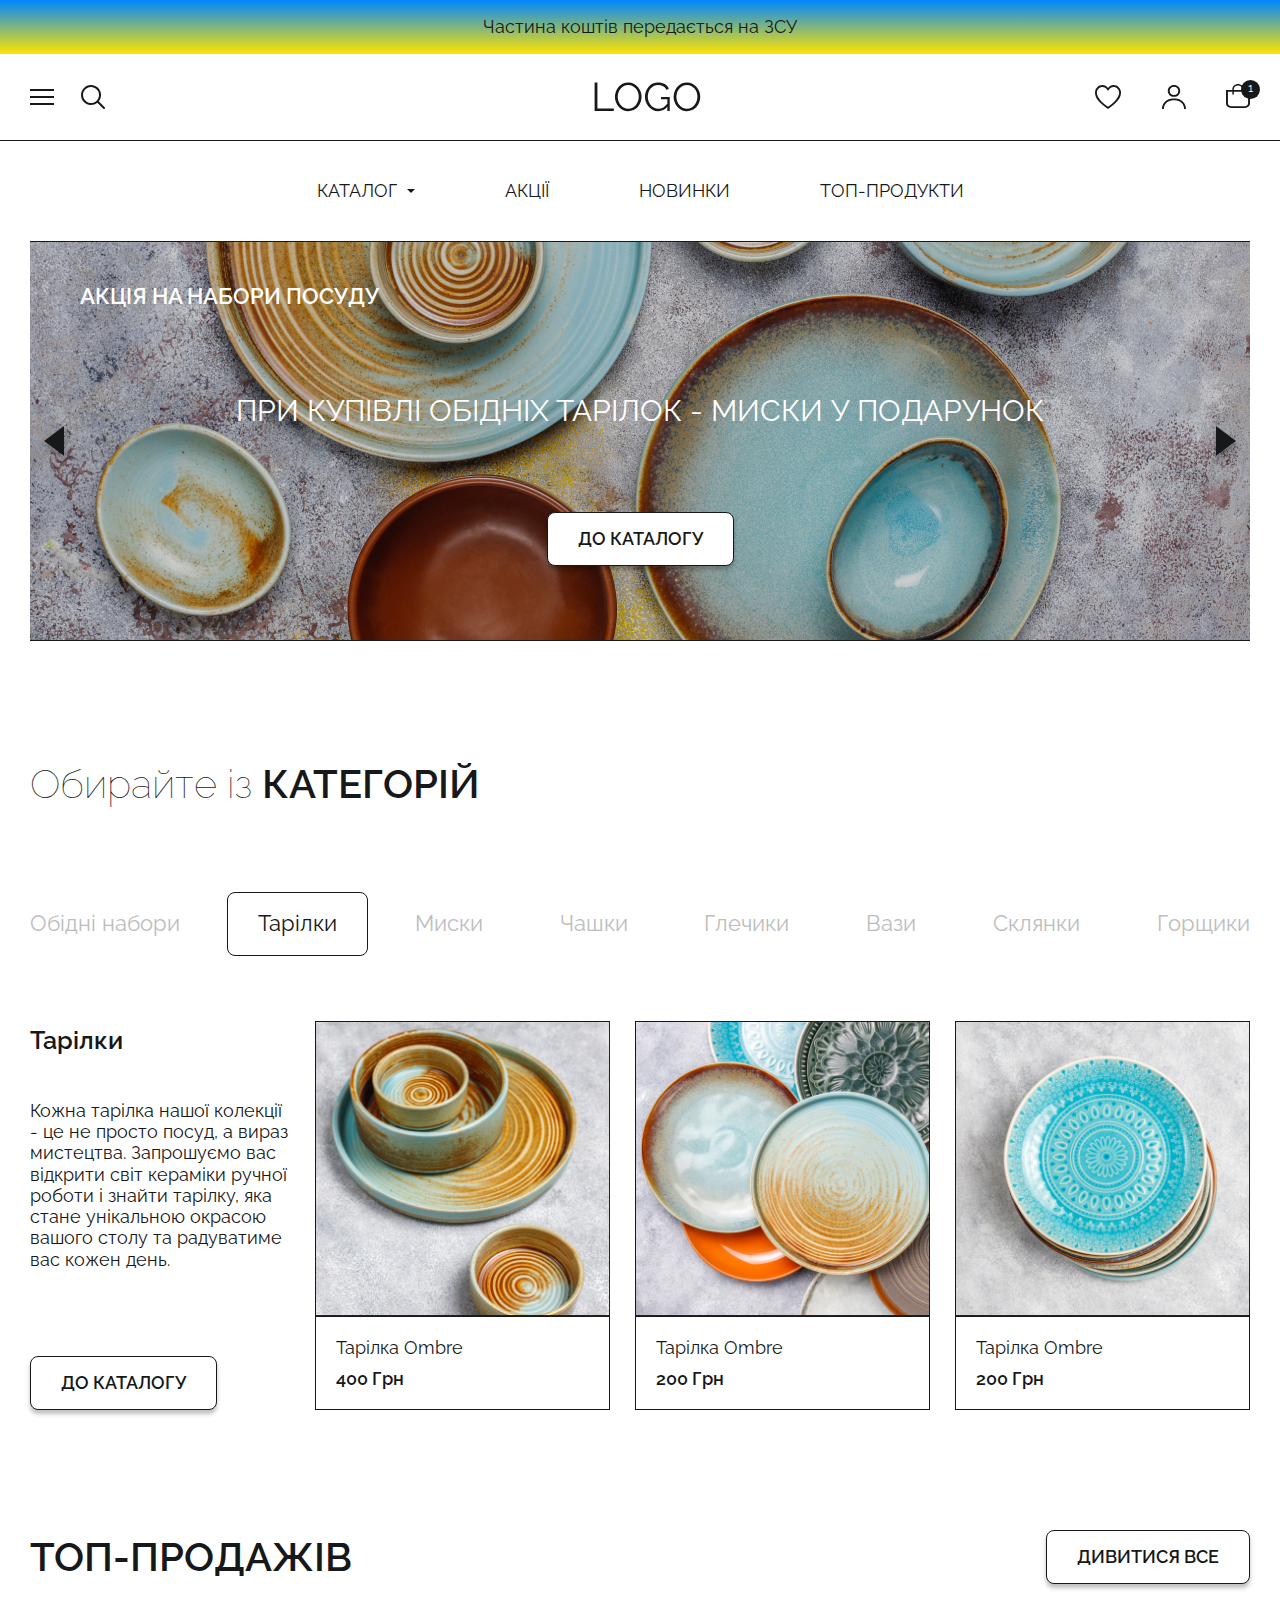
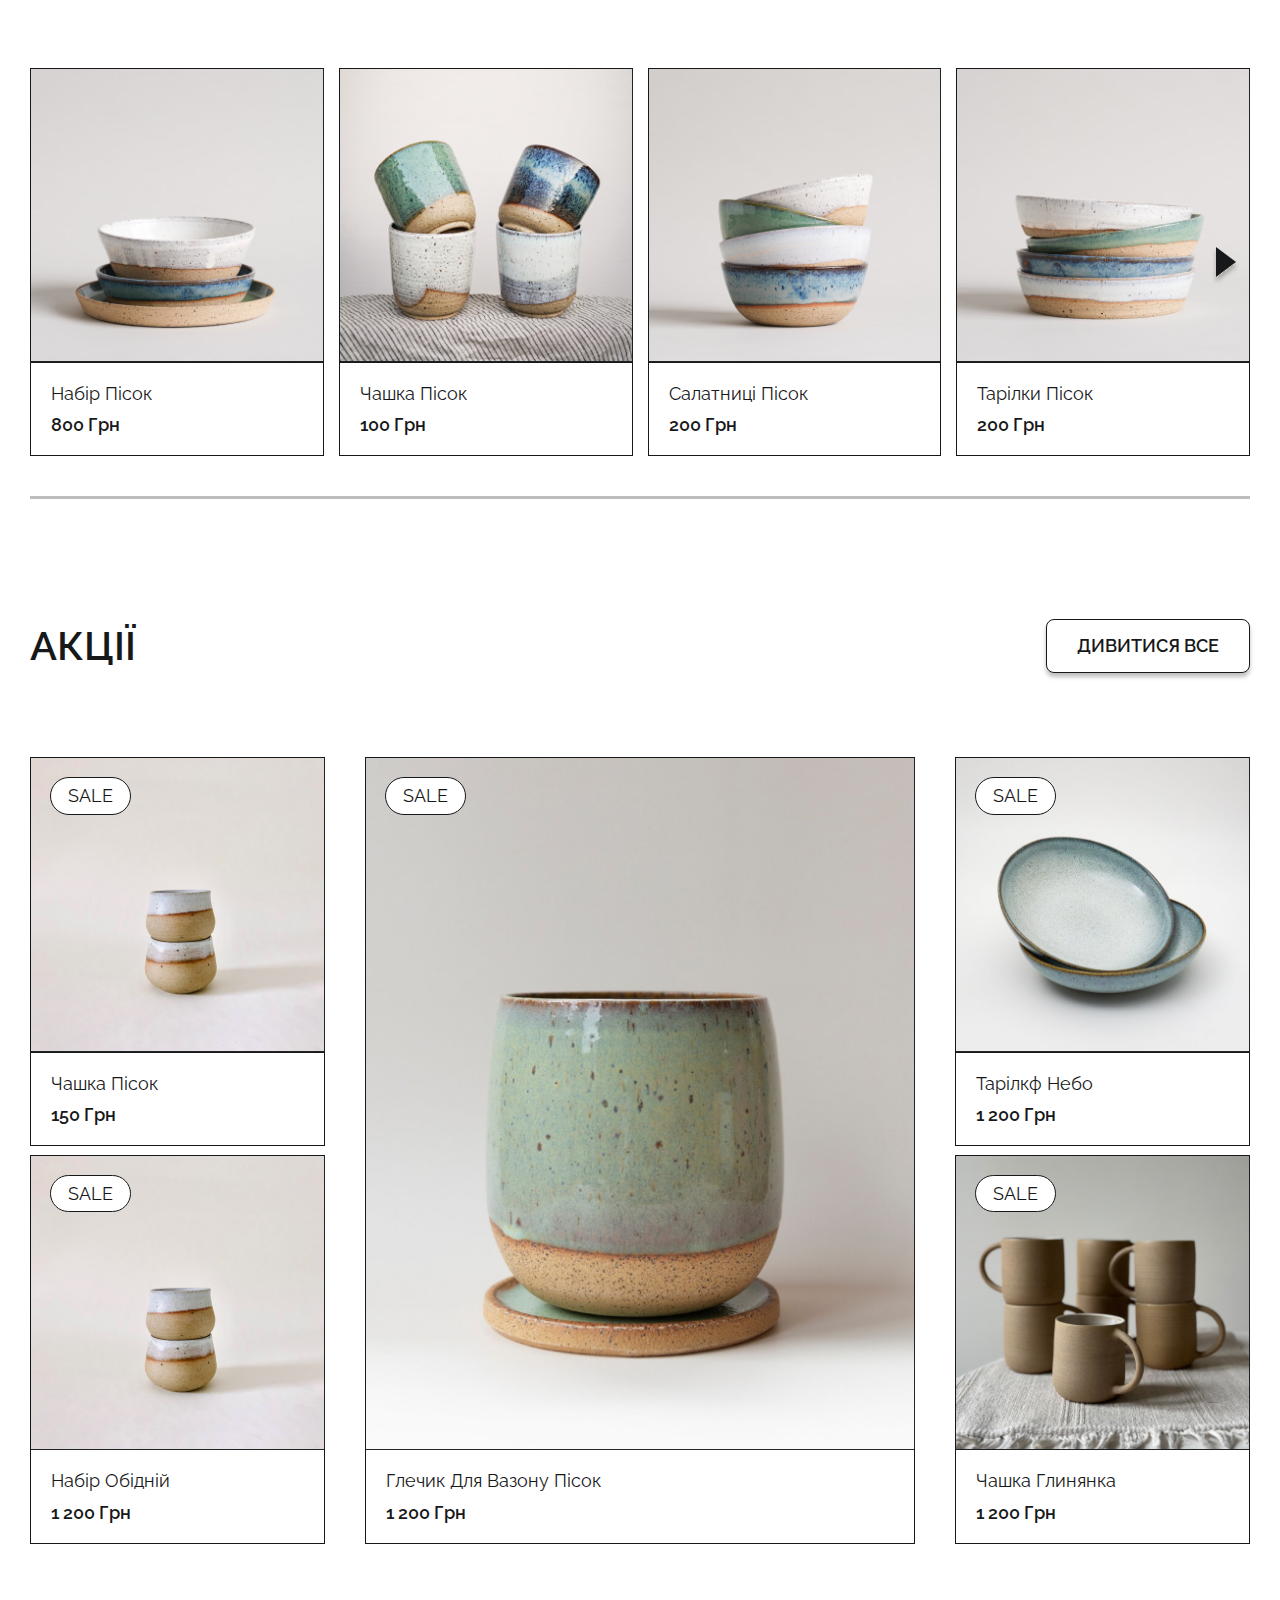
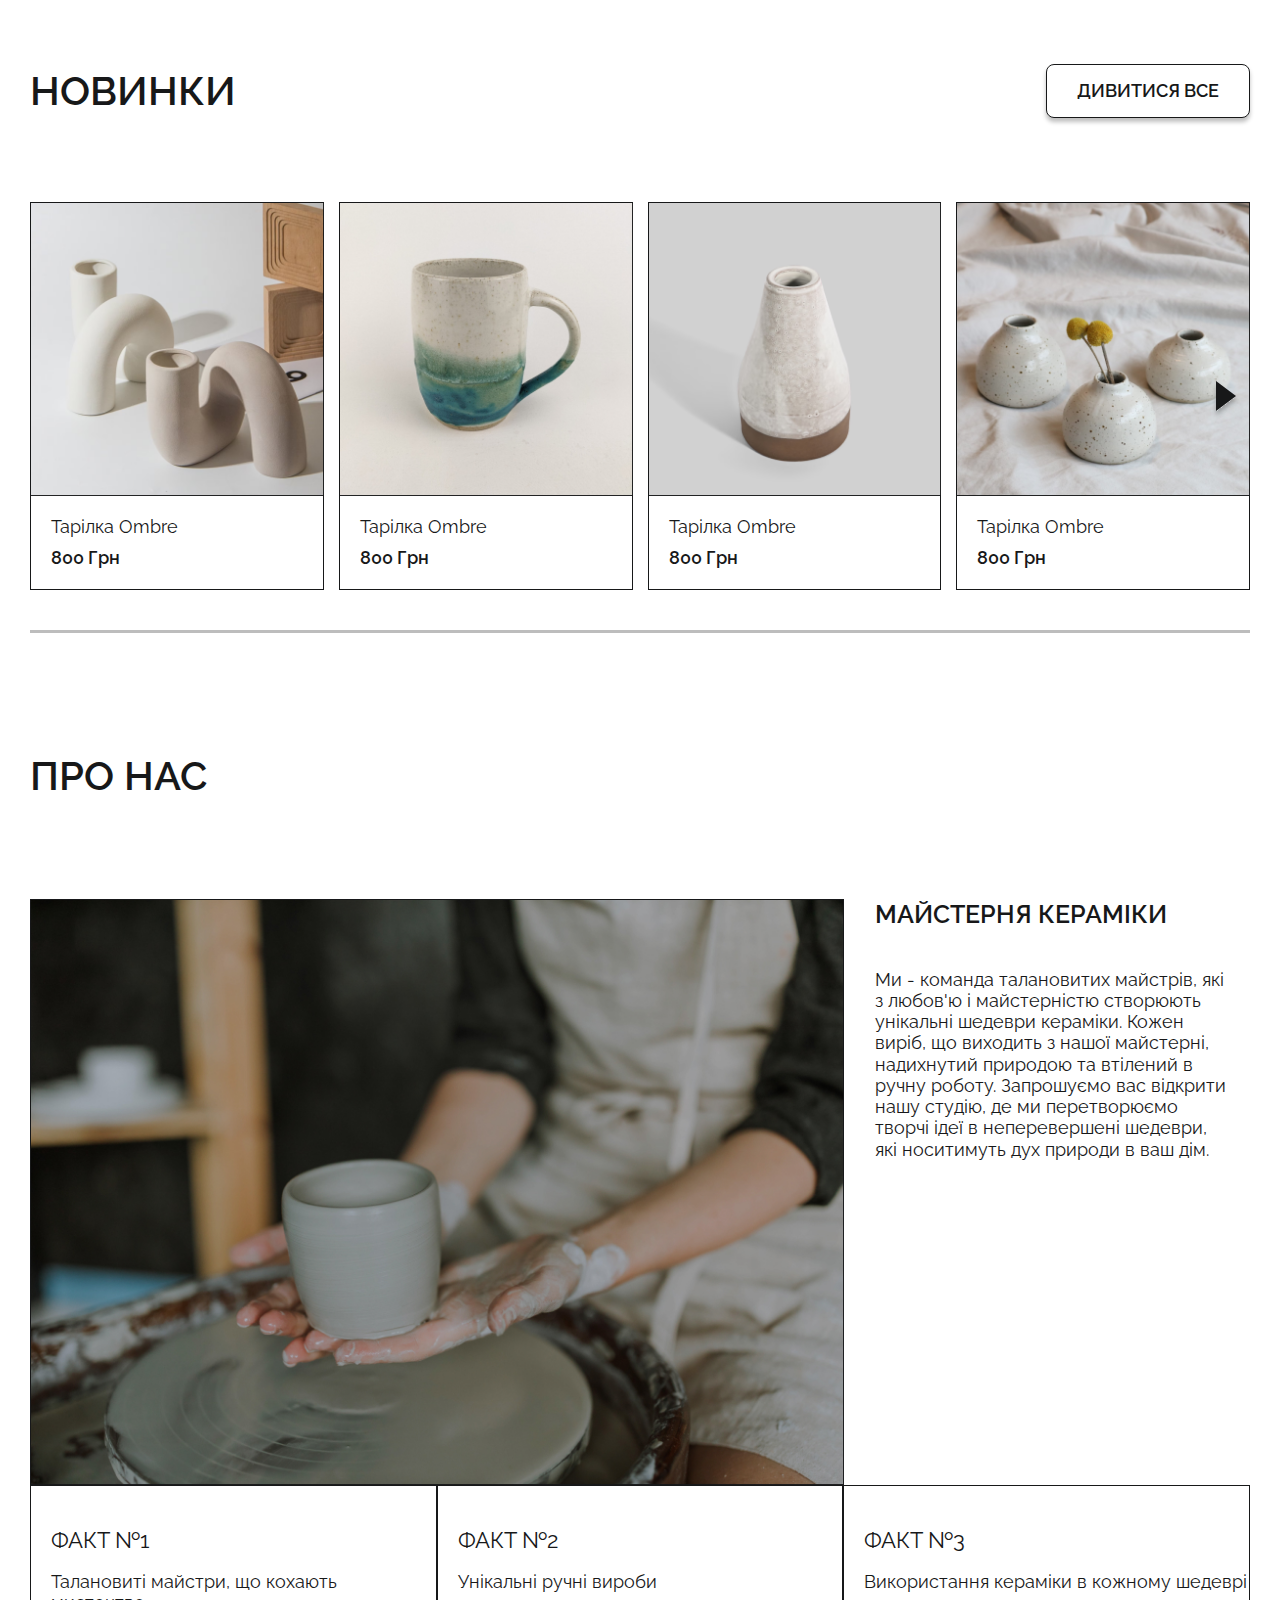
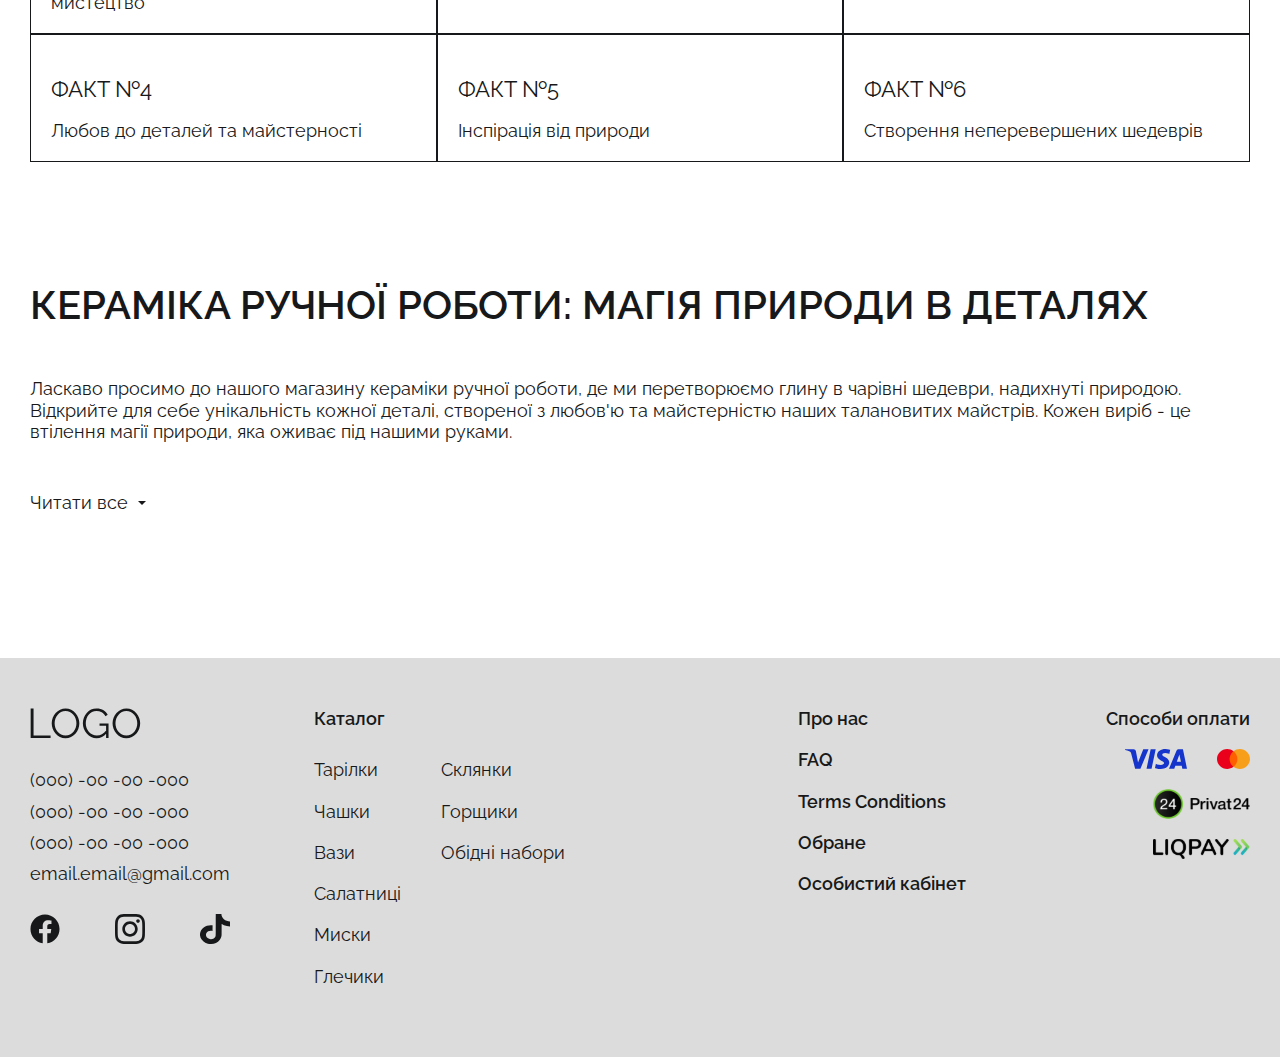
<file: index.html>
<!DOCTYPE html>
<html lang="ua">
<head>
	<meta charset="UTF-8">
	<meta name="viewport" content="width=device-width, initial-scale=1.0">
	<link rel="preconnect" href="https://fonts.googleapis.com">
	<link rel="preconnect" href="https://fonts.gstatic.com" crossorigin>
	<link href="https://fonts.googleapis.com/css2?family=Raleway:ital,wght@0,100;0,200;0,300;0,400;0,500;0,600;0,700;0,800;0,900;1,100;1,200;1,300;1,400;1,500;1,600;1,700;1,800;1,900&display=swap" rel="stylesheet">
	<link rel="stylesheet" href="assets/css/main.css">
	<link rel="stylesheet" href="assets/css/normalize.css">
	<title>Document</title>
</head>
<body>

	<div class="header-banner">
		<h4 class="header-banner__title">Частина коштів передається на ЗСУ</h4>
	</div>

	<header class="header">
		<div class="container">
			<div class="header__group header__group_left">
				<img class="header__icon" src="assets/images/icons/ic_menu.svg" alt="menu icon">
				<div class="header__search">
					<img class="header__icon" src="assets/images/icons/ic_search.svg" alt="search icon">
					<input type="text" placeholder="Пошук по назві товару">
				</div>
				<img class="header__logo" src="assets/images/icons/LOGO.svg" alt="logo image">
			</div>
			
			<div class="header__group">
				<img class="header__icon" src="assets/images/icons/ic_heart.svg" alt="heart icon">
				<img class="header__icon" src="assets/images/icons/ic_person.svg" alt="person icon">
				<div class="header__cart">
					<img class="header__icon" src="assets/images/icons/ic_cart.svg" alt="cart icon">
					<span id="header-cart-amount" class="header__cart-amount">1</span>
				</div>
			</div>
		</div>
	</header>

	<div class="search-results">
		<div class="container">
			<div class="search-results__card">
				<img src="assets/images/home/img_product_1.png" alt="product image" class="search-results__card-img">
				<div class="search-results__card-text">
					<h4 class="search-results__card-title">Назва товару</h4>
					<span class="search-results__card-price">1 200 грн</span>
				</div>
			</div>
			<div class="search-results__card">
				<img src="assets/images/home/img_product_1.png" alt="product image" class="search-results__card-img">
				<div class="search-results__card-text">
					<h4 class="search-results__card-title">Назва товару</h4>
					<span class="search-results__card-price">1 200 грн</span>
				</div>
			</div>
		</div>
	</div>

	<div class="burger-menu">
		<div class="burger-menu__item dropdown-menu">
			<div class="dropdown-menu__title">Каталог <img src="assets/images/icons/arrow_down.svg" alt="arrow down icon"></div>
			<div class="dropdown-menu__body container">
				<div class="dropdown-menu__column">
					<h3 class="dropdown-menu__column-title">Тарілки</h3>
					<a href="#" class="dropdown-menu__column-item">Десертні</a>
					<a href="#" class="dropdown-menu__column-item">Салатні</a>
					<a href="#" class="dropdown-menu__column-item">Супові</a>
					<a href="#" class="dropdown-menu__column-item">Класичні</a>
					<a href="#" class="dropdown-menu__column-item">Мінімалістичні</a>
					<a href="#" class="dropdown-menu__column-item">Сучасні</a>
				</div>
				<div class="dropdown-menu__column">
					<h3 class="dropdown-menu__column-title">Чашки</h3>
					<a href="#" class="dropdown-menu__column-item">Порцеляна</a>
					<a href="#" class="dropdown-menu__column-item">Кераміка</a>
					<a href="#" class="dropdown-menu__column-item">Кришталеві</a>
					<a href="#" class="dropdown-menu__column-item">Кавові</a>
					<a href="#" class="dropdown-menu__column-item">Для чаю</a>
					<a href="#" class="dropdown-menu__column-item">Для капучино</a>
					<a href="#" class="dropdown-menu__column-item">Для еспресо</a>
				</div>
				<div class="dropdown-menu__column">
					<h3 class="dropdown-menu__column-title">Миски</h3>
					<a href="#" class="dropdown-menu__column-item">Супові</a>
					<a href="#" class="dropdown-menu__column-item">Салатні</a>
					<a href="#" class="dropdown-menu__column-item">Десертні</a>
					<a href="#" class="dropdown-menu__column-item">Для паст</a>
					<a href="#" class="dropdown-menu__column-item">Для закусок</a>
				</div>
				<div class="dropdown-menu__column">
					<h3 class="dropdown-menu__column-title">Горщики</h3>
					<a href="#" class="dropdown-menu__column-item">Для декору</a>
					<a href="#" class="dropdown-menu__column-item">Для саду</a>
					<a href="#" class="dropdown-menu__column-item">Для орхідей</a>
					<a href="#" class="dropdown-menu__column-item">Керамічні</a>
					<a href="#" class="dropdown-menu__column-item">Скляні</a>
					<a href="#" class="dropdown-menu__column-item">Глиняні</a>
				</div>
				<div class="dropdown-menu__column">
					<h3 class="dropdown-menu__column-title">Вази</h3>
					<a href="#" class="dropdown-menu__column-item">Керамічні</a>
					<a href="#" class="dropdown-menu__column-item">Порцелянові</a>
					<a href="#" class="dropdown-menu__column-item">Скляні</a>
					<a href="#" class="dropdown-menu__column-item">Круглі</a>
					<a href="#" class="dropdown-menu__column-item">Овальні</a>
					<a href="#" class="dropdown-menu__column-item">Асиметричні</a>
				</div>
				<div class="dropdown-menu__column">
					<h3 class="dropdown-menu__column-title">Набори</h3>
					<a href="#" class="dropdown-menu__column-item">Тарілки + чашки</a>
					<a href="#" class="dropdown-menu__column-item">Склянки</a>
					<a href="#" class="dropdown-menu__column-item">Для чаю</a>
					<a href="#" class="dropdown-menu__column-item">Сервірування</a>
				</div>
				<div class="dropdown-menu__column">
					<h3 class="dropdown-menu__column-title">Глечики</h3>
					<a href="#" class="dropdown-menu__column-item">Керамічні</a>
					<a href="#" class="dropdown-menu__column-item">Порцелянові</a>
					<a href="#" class="dropdown-menu__column-item">Скляні</a>
					<a href="#" class="dropdown-menu__column-item">Круглі</a>
					<a href="#" class="dropdown-menu__column-item">Овальні</a>
					<a href="#" class="dropdown-menu__column-item">Асиметричні</a>
				</div>
			</div>
		</div>
		<a href="#" class="burger-menu__item">Акції</a>
		<a href="#" class="burger-menu__item">Новинки</a>
		<a href="#" class="burger-menu__item">Топ-продукти</a>
		<a href="#" class="burger-menu__item">FAQ</a>
		<a href="#" class="burger-menu__item">Terms Conditions</a>
	</div>

	<div class="home-hero">
		<div class="container">
			<nav class="nav">
				<div class="nav__item nav__dropdown-item">Каталог <img class="arrow-down" src="assets/images/icons/arrow_down.svg" alt="arrow down icon"></div>
				<a href="#" class="nav__item">Акції</a>
				<a href="#" class="nav__item">Новинки</a>
				<a href="#" class="nav__item">Топ-продукти</a>
			</nav>

			<div class="dropdown-menu__body">
				<div class="dropdown-menu__column">
					<h3 class="dropdown-menu__column-title">Тарілки</h3>
					<a href="#" class="dropdown-menu__column-item">Десертні</a>
					<a href="#" class="dropdown-menu__column-item">Салатні</a>
					<a href="#" class="dropdown-menu__column-item">Супові</a>
					<a href="#" class="dropdown-menu__column-item">Класичні</a>
					<a href="#" class="dropdown-menu__column-item">Мінімалістичні</a>
					<a href="#" class="dropdown-menu__column-item">Сучасні</a>
				</div>
				<div class="dropdown-menu__column">
					<h3 class="dropdown-menu__column-title">Чашки</h3>
					<a href="#" class="dropdown-menu__column-item">Порцеляна</a>
					<a href="#" class="dropdown-menu__column-item">Кераміка</a>
					<a href="#" class="dropdown-menu__column-item">Кришталеві</a>
					<a href="#" class="dropdown-menu__column-item">Кавові</a>
					<a href="#" class="dropdown-menu__column-item">Для чаю</a>
					<a href="#" class="dropdown-menu__column-item">Для капучино</a>
					<a href="#" class="dropdown-menu__column-item">Для еспресо</a>
				</div>
				<div class="dropdown-menu__column">
					<h3 class="dropdown-menu__column-title">Миски</h3>
					<a href="#" class="dropdown-menu__column-item">Супові</a>
					<a href="#" class="dropdown-menu__column-item">Салатні</a>
					<a href="#" class="dropdown-menu__column-item">Десертні</a>
					<a href="#" class="dropdown-menu__column-item">Для паст</a>
					<a href="#" class="dropdown-menu__column-item">Для закусок</a>
				</div>
				<div class="dropdown-menu__column">
					<h3 class="dropdown-menu__column-title">Горщики</h3>
					<a href="#" class="dropdown-menu__column-item">Для декору</a>
					<a href="#" class="dropdown-menu__column-item">Для саду</a>
					<a href="#" class="dropdown-menu__column-item">Для орхідей</a>
					<a href="#" class="dropdown-menu__column-item">Керамічні</a>
					<a href="#" class="dropdown-menu__column-item">Скляні</a>
					<a href="#" class="dropdown-menu__column-item">Глиняні</a>
				</div>
				<div class="dropdown-menu__column">
					<h3 class="dropdown-menu__column-title">Вази</h3>
					<a href="#" class="dropdown-menu__column-item">Керамічні</a>
					<a href="#" class="dropdown-menu__column-item">Порцелянові</a>
					<a href="#" class="dropdown-menu__column-item">Скляні</a>
					<a href="#" class="dropdown-menu__column-item">Круглі</a>
					<a href="#" class="dropdown-menu__column-item">Овальні</a>
					<a href="#" class="dropdown-menu__column-item">Асиметричні</a>
				</div>
				<div class="dropdown-menu__column">
					<h3 class="dropdown-menu__column-title">Набори</h3>
					<a href="#" class="dropdown-menu__column-item">Тарілки + чашки</a>
					<a href="#" class="dropdown-menu__column-item">Склянки</a>
					<a href="#" class="dropdown-menu__column-item">Для чаю</a>
					<a href="#" class="dropdown-menu__column-item">Сервірування</a>
				</div>
				<div class="dropdown-menu__column">
					<h3 class="dropdown-menu__column-title">Глечики</h3>
					<a href="#" class="dropdown-menu__column-item">Керамічні</a>
					<a href="#" class="dropdown-menu__column-item">Порцелянові</a>
					<a href="#" class="dropdown-menu__column-item">Скляні</a>
					<a href="#" class="dropdown-menu__column-item">Круглі</a>
					<a href="#" class="dropdown-menu__column-item">Овальні</a>
					<a href="#" class="dropdown-menu__column-item">Асиметричні</a>
				</div>
			</div>

			<div class="slider">
				<div class="slider__card">
					<h3 class="slider__subtitle">Акція на набори посуду</h3>
					<h1 class="slider__title">При купівлі обідніх тарілок - миски у подарунок</h1>
					<a href="#" class="button-white">До каталогу</a>
				</div>
				<img class="slider__previous" src="assets/images/icons/arrow_left.svg" alt="arrow left">
				<img class="slider__next" src="assets/images/icons/arrow_right.svg" alt="arrow right">
			</div>
		</div>
	</div>

	<div class="home-categories">
		<div class="container">
			<h2 class="home-categories__title">Обирайте із <span style="font-weight: 600;text-transform: uppercase;">категорій</span></h2>
			<div class="home-categories__header">
				<span class="home-categories__header-category">Обідні набори</span>
				<span class="home-categories__header-category active">Тарілки</span>
				<span class="home-categories__header-category">Миски</span>
				<span class="home-categories__header-category">Чашки</span>
				<span class="home-categories__header-category">Глечики</span>
				<span class="home-categories__header-category">Вази</span>
				<span class="home-categories__header-category">Склянки</span>
				<span class="home-categories__header-category">Горщики</span>
			</div>

			<div class="home-categories__cards default-cards">
				<div class="default-card default-info-card">
					<h3 class="default-info-card__title">Тарілки</h3>
					<p class="default-info-card__description">Кожна тарілка нашої колекції - це не просто посуд, а вираз мистецтва.
						Запрошуємо вас відкрити світ кераміки ручної роботи і знайти тарілку, яка стане унікальною окрасою вашого столу та радуватиме вас кожен день.</p>
					<a href="#" class="button-white">до каталогу</a>
				</div>
				<div class="default-card">
					<img src="assets/images/home/img_product_1.png" alt="product image" class="default-card__img">
					<div class="default-card__info">
						<span class="default-card__title">Тарілка Ombre</span>
						<span class="default-card__price">400 грн</span>
					</div>
				</div>
				<div class="default-card">
					<img src="assets/images/home/img_product_2.png" alt="product image" class="default-card__img">
					<div class="default-card__info">
						<span class="default-card__title">Тарілка Ombre</span>
						<span class="default-card__price">200 грн</span>
					</div>
				</div>
				<div class="default-card">
					<img src="assets/images/home/img_product_3.png" alt="product image" class="default-card__img">
					<div class="default-card__info">
						<span class="default-card__title">Тарілка Ombre</span>
						<span class="default-card__price">200 грн</span>
					</div>
				</div>
			</div>
		</div>
	</div>

	<div class="home-top-sales">
		<div class="container">
			<div class="home-top-sales__header">
				<h2 class="home-top-sales__title">Топ-Продажів</h2>
				<a href="#" class="button-white">Дивитися все</a>
			</div>
			<div class="home-top-sales__cards default-cards">
				<div class="default-cards__next active"><img src="assets/images/icons/arrow_right.svg" alt="arrow right"></div>
				<div class="default-cards__previous"><img src="assets/images/icons/arrow_left.svg" alt="arrow left"></div>
				<div class="default-card">
					<img src="assets/images/home/img_product_4.png" alt="product image" class="default-card__img">
					<div class="default-card__info">
						<span class="default-card__title">Набір Пісок</span>
						<span class="default-card__price">800 грн</span>
					</div>
				</div>
				<div class="default-card">
					<img src="assets/images/home/img_product_5.png" alt="product image" class="default-card__img">
					<div class="default-card__info">
						<span class="default-card__title">Чашка пісок</span>
						<span class="default-card__price">100 грн</span>
					</div>
				</div>
				<div class="default-card">
					<img src="assets/images/home/img_product_6.png" alt="product image" class="default-card__img">
					<div class="default-card__info">
						<span class="default-card__title">Салатниці Пісок</span>
						<span class="default-card__price">200 грн</span>
					</div>
				</div>
				<div class="default-card">
					<img src="assets/images/home/img_product_7.png" alt="product image" class="default-card__img">
					<div class="default-card__info">
						<span class="default-card__title">Тарілки Пісок</span>
						<span class="default-card__price">200 грн</span>
					</div>
				</div>
			</div>
			<div class="home-top-sales__progress"></div>
		</div>
	</div>

	<div class="home-discounts">
		<div class="container">
			<div class="home-discounts__header">
				<h2 class="home-discounts__title">Акції</h2>
				<a href="#" class="button-white">Дивитися все</a>
			</div>
			<div class="home-discounts__cards">
				<div class="home-discounts__column-thin">
					<div class="default-card">
						<div class="default-card__sale-badge">Sale</div>
						<img src="assets/images/home/img_product_8.png" alt="product image" class="default-card__img">
						<div class="default-card__info">
							<span class="default-card__title">Чашка Пісок</span>
							<span class="default-card__price">150 грн</span>
						</div>
					</div>
					<div class="default-card">
						<div class="default-card__sale-badge">Sale</div>
						<img src="assets/images/home/img_product_8.png" alt="product image" class="default-card__img">
						<div class="default-card__info">
							<span class="default-card__title">Набір Обідній</span>
							<span class="default-card__price">1 200 грн</span>
						</div>
					</div>
				</div>
				<div class="home-discounts__column-wide">
					<div class="default-card">
						<div class="default-card__sale-badge">Sale</div>
						<img src="assets/images/home/img_product_10.png" alt="product image" class="default-card__img">
						<div class="default-card__info">
							<span class="default-card__title">Глечик для вазону Пісок</span>
							<span class="default-card__price">1 200 грн</span>
						</div>
					</div>
				</div>
				<div class="home-discounts__column-thin">
					<div class="default-card">
						<div class="default-card__sale-badge">Sale</div>
						<img src="assets/images/home/img_product_11.png" alt="product image" class="default-card__img">
						<div class="default-card__info">
							<span class="default-card__title">Тарілкф Небо</span>
							<span class="default-card__price">1 200 грн</span>
						</div>
					</div>
					<div class="default-card">
						<div class="default-card__sale-badge">Sale</div>
						<img src="assets/images/home/img_product_12.png" alt="product image" class="default-card__img">
						<div class="default-card__info">
							<span class="default-card__title">Чашка Глинянка</span>
							<span class="default-card__price">1 200 грн</span>
						</div>
					</div>
				</div>
			</div>
		</div>
	</div>

	<div class="home-new-items">
		<div class="container">
			<div class="home-new-items__header">
				<h2 class="home-new-items__title">Новинки</h2>
				<a href="#" class="button-white">Дивитися все</a>
			</div>
			<div class="default-cards">
				<div class="default-cards__next active"><img src="assets/images/icons/arrow_right.svg" alt="arrow right"></div>
				<div class="default-cards__previous"><img src="assets/images/icons/arrow_left.svg" alt="arrow left"></div>
				<div class="default-card">
					<img src="assets/images/home/img_product_13.png" alt="product image" class="default-card__img">
					<div class="default-card__info">
						<span class="default-card__title">Тарілка Ombre</span>
						<span class="default-card__price">800 грн</span>
					</div>
				</div>
				<div class="default-card">
					<img src="assets/images/home/img_product_14.png" alt="product image" class="default-card__img">
					<div class="default-card__info">
						<span class="default-card__title">Тарілка Ombre</span>
						<span class="default-card__price">800 грн</span>
					</div>
				</div>
				<div class="default-card">
					<img src="assets/images/home/img_product_15.png" alt="product image" class="default-card__img">
					<div class="default-card__info">
						<span class="default-card__title">Тарілка Ombre</span>
						<span class="default-card__price">800 грн</span>
					</div>
				</div>
				<div class="default-card">
					<img src="assets/images/home/img_product_16.png" alt="product image" class="default-card__img">
					<div class="default-card__info">
						<span class="default-card__title">Тарілка Ombre</span>
						<span class="default-card__price">800 грн</span>
					</div>
				</div>
			</div>
			<div class="home-new-items__progress"></div>
		</div>
	</div>

	<div class="home-about">
		<div class="container">
			<div class="home-about__header">
				<h2 class="home-about__title">про нас</h2>
			</div>
			<div class="home-about__top">
				<img src="assets/images/home/img_about_us.jpg" alt="about us image" class="home-about__image">
				<div class="home-about__top-text">
					<h3 class="home-about__text-title">Майстерня кераміки</h3>
					<p class="home-about__text-description">Ми - команда талановитих майстрів, які з любов'ю і майстерністю створюють унікальні шедеври кераміки. Кожен виріб, що виходить з нашої майстерні, надихнутий природою та втілений в ручну роботу. Запрошуємо вас відкрити нашу студію, де ми перетворюємо творчі ідеї в неперевершені шедеври, які носитимуть дух природи в ваш дім.</p>
				</div>
			</div>
			<div class="home-about__facts">
				<div class="home-about__fact">
					<h3 class="home-about__fact-title">Факт №1</h3>
					<p class="home-about__fact-description">Талановиті майстри, що кохають мистецтво</p>
				</div>
				<div class="home-about__fact">
					<h3 class="home-about__fact-title">Факт №2</h3>
					<p class="home-about__fact-description">Унікальні ручні вироби</p>
				</div>
				<div class="home-about__fact">
					<h3 class="home-about__fact-title">Факт №3</h3>
					<p class="home-about__fact-description">Використання кераміки в кожному шедеврі</p>
				</div>
				<div class="home-about__fact">
					<h3 class="home-about__fact-title">Факт №4</h3>
					<p class="home-about__fact-description">Любов до деталей та майстерності</p>
				</div>
				<div class="home-about__fact">
					<h3 class="home-about__fact-title">Факт №5</h3>
					<p class="home-about__fact-description">Інспірація від природи</p>
				</div>
				<div class="home-about__fact">
					<h3 class="home-about__fact-title">Факт №6</h3>
					<p class="home-about__fact-description">Створення неперевершених шедеврів</p>
				</div>
			</div>
		</div>
	</div>

	<div class="home-seo-text">
		<div class="container">
			<h2 class="home-seo-text__title">Кераміка ручної роботи: Магія природи в деталях</h2>
			<p class="home-seo-text__description">Ласкаво просимо до нашого магазину кераміки ручної роботи, де ми перетворюємо глину в чарівні шедеври, надихнуті природою. Відкрийте для себе унікальність кожної деталі, створеної з любов'ю та майстерністю наших талановитих майстрів. Кожен виріб - це втілення магії природи, яка оживає під нашими руками.</p>
			<a href="#" class="home-seo-text__link">Читати все <img src="assets/images/icons/arrow_down.svg" alt="arrow down"></a>
		</div>
	</div>

	<footer class="footer">
		<div class="container">
			<div class="footer__body">
				<div class="footer__contacts">
					<img src="assets/images/icons/LOGO.svg" alt="logo image" class="footer__logo">
					<span class="footer__contacts-item">(000) -00 -00 -000</span>
					<span class="footer__contacts-item">(000) -00 -00 -000</span>
					<span class="footer__contacts-item">(000) -00 -00 -000</span>
					<span class="footer__contacts-item">email.email@gmail.com</span>
					<div class="footer__contacts-socials">
						<img src="assets/images/icons/facebook.svg" alt="facebook icon" class="footer__contacts-social">
						<img src="assets/images/icons/inst.svg" alt="instagram icon" class="footer__contacts-social">
						<img src="assets/images/icons/tik-tok.svg" alt="tik-tok icon" class="footer__contacts-social">
					</div>
				</div>
				<div class="footer__catalog">
					<h4 class="footer__catalog-title">Каталог</h4>
					<div class="footer__catalog-items">
						<a href="#" class="footer__catalog-item">Тарілки</a>
						<a href="#" class="footer__catalog-item">Чашки</a>
						<a href="#" class="footer__catalog-item">Вази</a>
						<a href="#" class="footer__catalog-item">Салатниці</a>
						<a href="#" class="footer__catalog-item">Миски</a>
						<a href="#" class="footer__catalog-item">Глечики</a>
						<a href="#" class="footer__catalog-item">Склянки</a>
						<a href="#" class="footer__catalog-item">Горщики</a>
						<a href="#" class="footer__catalog-item">Обідні набори</a>
					</div>
				</div>
				<div class="footer__links">
					<a href="#" class="footer__link">Про нас</a>
					<a href="#" class="footer__link">FAQ</a>
					<a href="#" class="footer__link">Terms Conditions</a>
					<a href="#" class="footer__link">Обране</a>
					<a href="#" class="footer__link">Особистий кабінет</a>
				</div>
				<div class="footer__payment">
					<h4 class="footer__payment-title">Способи оплати</h4>
					<div class="footer__payment-icons">
						<img src="assets/images/icons/visa.svg" alt="visa icon" class="footer__payment-icon">
						<img src="assets/images/icons/master-card.svg" alt="mastercard icon" class="footer__payment-icon">
						<img src="assets/images/icons/privat24.svg" alt="privat24 icon" class="footer__payment-icon">
						<img src="assets/images/icons/liqpay.svg" alt="liqpay icon" class="footer__payment-icon">
					</div>
				</div>
			</div>
		</div>
	</footer>
	
</body>
</html>
</file>
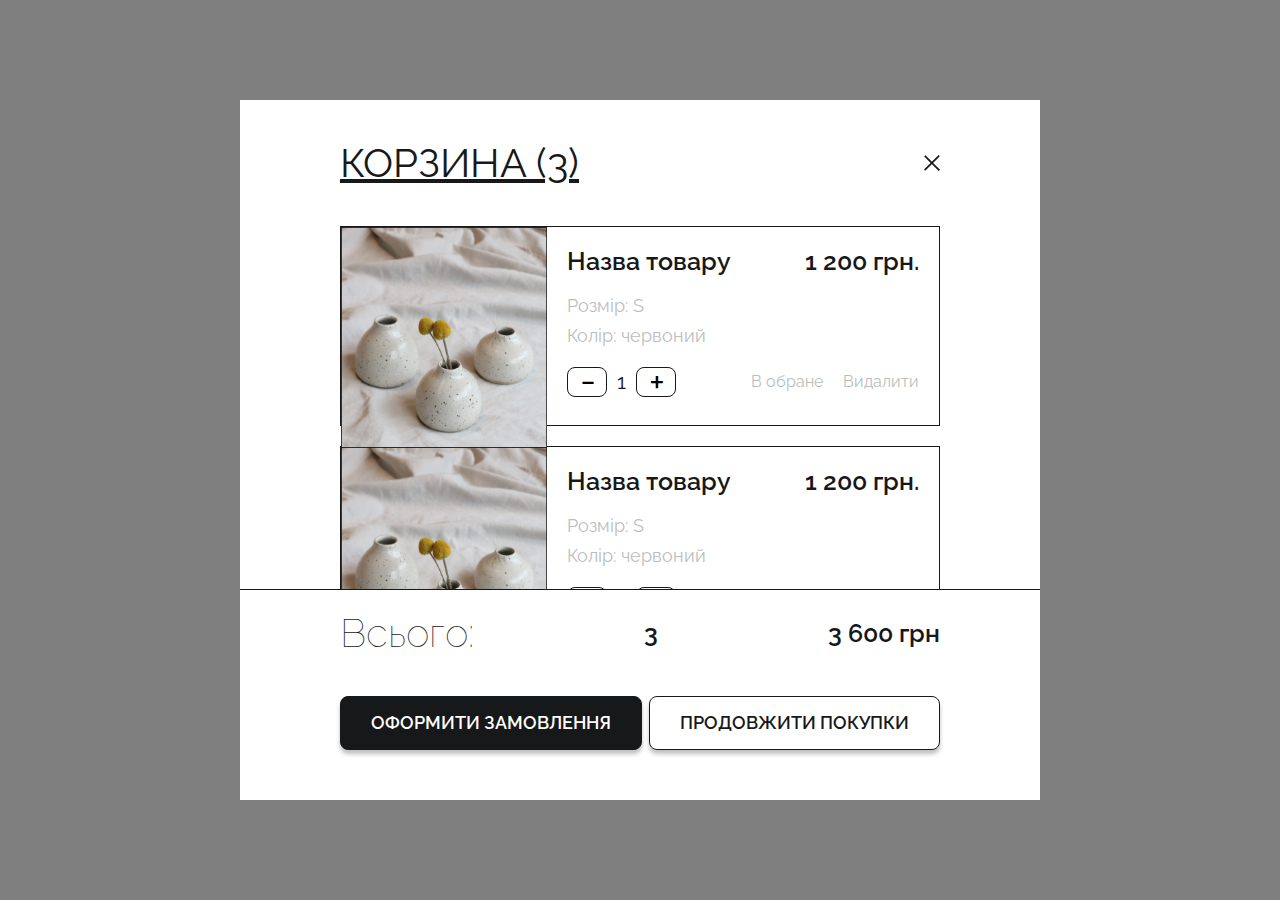
<file: cart-popup.html>
<html lang="ua">
<head>
	<meta charset="UTF-8">
	<meta name="viewport" content="width=device-width, initial-scale=1.0">
	<link rel="preconnect" href="https://fonts.googleapis.com">
	<link rel="preconnect" href="https://fonts.gstatic.com" crossorigin>
	<link href="https://fonts.googleapis.com/css2?family=Raleway:ital,wght@0,100;0,200;0,300;0,400;0,500;0,600;0,700;0,800;0,900;1,100;1,200;1,300;1,400;1,500;1,600;1,700;1,800;1,900&display=swap" rel="stylesheet">
	<link rel="stylesheet" href="assets/css/main.css">
	<link rel="stylesheet" href="assets/css/normalize.css">
	<title>Document</title>
</head>
<body>
	
	<div class="cart-popup">
		<div class="container">
			<div class="cart-popup__header">
				<h2 class="cart-popup__title">Корзина <span class="cart-popup__title-amount">(3)</span></h2>
				<img src="assets/images/icons/icon_esc.svg" alt="icon close" class="cart-popup__close">
			</div>
			<div class="cart-popup__body">
				<div class="horizontal-card">
					<img src="assets/images/home/img_product_16.png" alt="product image" class="horizontal-card__image">
					<div class="horizontal-card__body">
						<div class="horizontal-card__header">
							<h3 class="horizontal-card__title">Назва товару</h3>
							<span class="horizontal-card__price">1 200 грн.</span>
						</div>
						<div class="horizontal-card__description">
							<span class="horizontal-card__description-item">Розмір: S</span>
							<span class="horizontal-card__description-item">Колір: червоний</span>
						</div>
						<div class="horizontal-card__foter">
							<div class="change-amount">
								<span class="change-amount__less"></span>
								<span class="change-amount__counter">1</span>
								<span class="change-amount__more"></span>
							</div>
							<span class="horizontal-card__footer-link">В обране</span>
							<span class="horizontal-card__footer-link">Видалити</span>
						</div>
					</div>
				</div>
				<div class="horizontal-card">
					<img src="assets/images/home/img_product_16.png" alt="product image" class="horizontal-card__image">
					<div class="horizontal-card__body">
						<div class="horizontal-card__header">
							<h3 class="horizontal-card__title">Назва товару</h3>
							<span class="horizontal-card__price">1 200 грн.</span>
						</div>
						<div class="horizontal-card__description">
							<span class="horizontal-card__description-item">Розмір: S</span>
							<span class="horizontal-card__description-item">Колір: червоний</span>
						</div>
						<div class="horizontal-card__foter">
							<div class="change-amount">
								<span class="change-amount__less"></span>
								<span class="change-amount__counter">1</span>
								<span class="change-amount__more"></span>
							</div>
							<span class="horizontal-card__footer-link">В обране</span>
							<span class="horizontal-card__footer-link">Видалити</span>
						</div>
					</div>
				</div>
				<div class="horizontal-card">
					<img src="assets/images/home/img_product_16.png" alt="product image" class="horizontal-card__image">
					<div class="horizontal-card__body">
						<div class="horizontal-card__header">
							<h3 class="horizontal-card__title">Назва товару</h3>
							<span class="horizontal-card__price">1 200 грн.</span>
						</div>
						<div class="horizontal-card__description">
							<span class="horizontal-card__description-item">Розмір: S</span>
							<span class="horizontal-card__description-item">Колір: червоний</span>
						</div>
						<div class="horizontal-card__foter">
							<div class="change-amount">
								<span class="change-amount__less"></span>
								<span class="change-amount__counter">1</span>
								<span class="change-amount__more"></span>
							</div>
							<span class="horizontal-card__footer-link">В обране</span>
							<span class="horizontal-card__footer-link">Видалити</span>
						</div>
					</div>
				</div>
			</div>
			<div class="cart-popup__footer">
				<div class="cart-popup__footer-info">
					<span class="cart-popup__footer-text">Всього:</span>
					<span class="cart-popup__footer-amount">3</span>
					<span class="cart-popup__footer-price">3 600 грн</span>
				</div>
				<div class="cart-popup__footer-btns">
					<a href="#" class="button-dark">Оформити замовлення</a>
					<span class="button-white">Продовжити покупки</span>
				</div>
			</div>
		</div>
	</div>
	
	<div class="cart-popup cart-popup_empty" style="display: none;">
		<div class="container">
			<div class="cart-popup__header">
				<h2 class="cart-popup__title">Корзина <span class="cart-popup__title-amount">(0)</span></h2>
				<img src="assets/images/icons/icon_esc.svg" alt="icon close" class="cart-popup__close">
			</div>
			<div class="cart-popup__body">
				<h2 class="cart-popup__message-empty">Ваша корзина порожня</h2>
			</div>
			<div class="cart-popup__footer">
				<a href="#" class="button-white">До каталогу</a>
			</div>
		</div>
	</div>

</body>
</html>
</file>
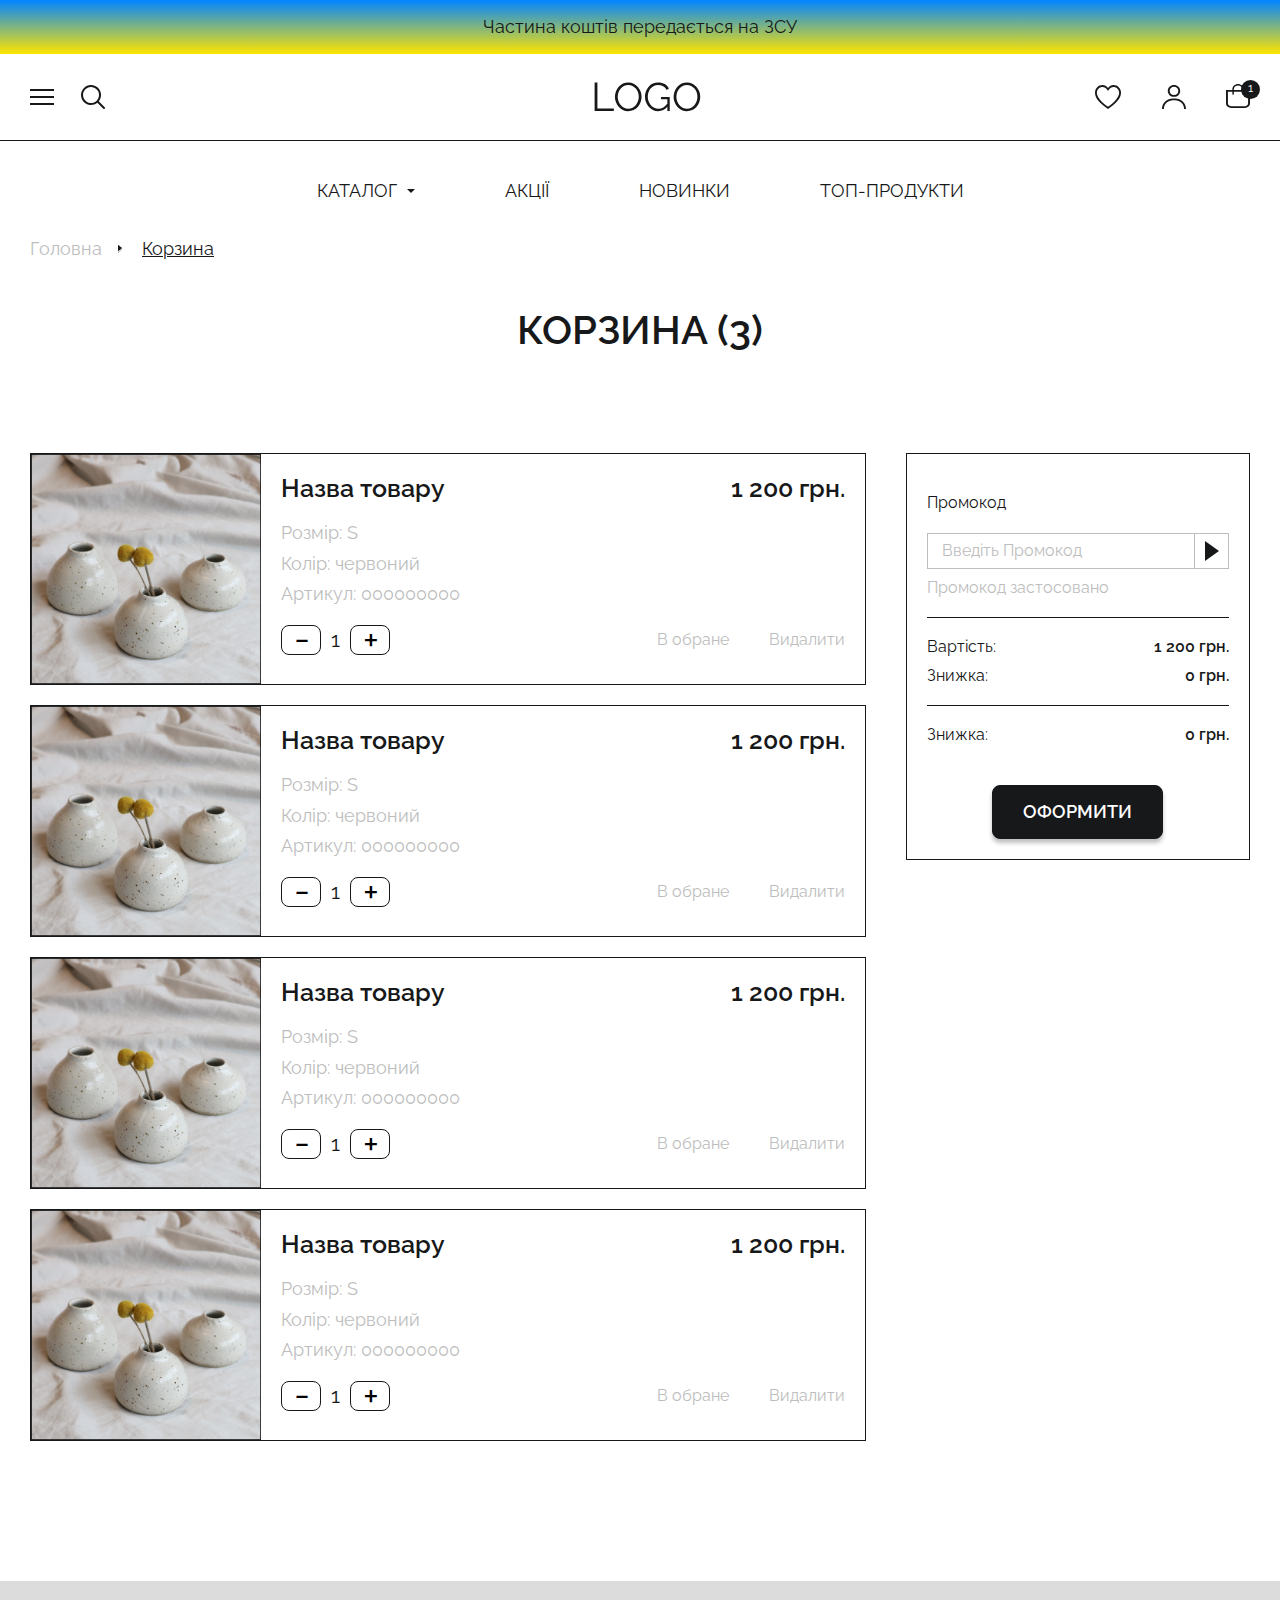
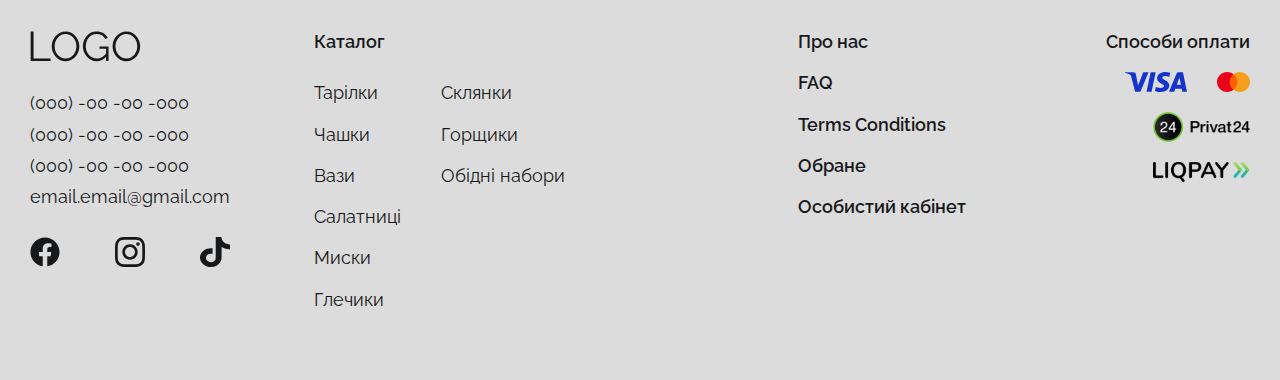
<file: cart.html>
<!DOCTYPE html>
<html lang="ua">
<head>
	<meta charset="UTF-8">
	<meta name="viewport" content="width=device-width, initial-scale=1.0">
	<link rel="preconnect" href="https://fonts.googleapis.com">
	<link rel="preconnect" href="https://fonts.gstatic.com" crossorigin>
	<link href="https://fonts.googleapis.com/css2?family=Raleway:ital,wght@0,100;0,200;0,300;0,400;0,500;0,600;0,700;0,800;0,900;1,100;1,200;1,300;1,400;1,500;1,600;1,700;1,800;1,900&display=swap" rel="stylesheet">
	<link rel="stylesheet" href="assets/css/main.css">
	<link rel="stylesheet" href="assets/css/normalize.css">
	<title>Document</title>
</head>
<body>

	<div class="header-banner">
		<h4 class="header-banner__title">Частина коштів передається на ЗСУ</h4>
	</div>

	<header class="header">
		<div class="container">
			<div class="header__group header__group_left">
				<img class="header__icon" src="assets/images/icons/ic_menu.svg" alt="menu icon">
				<div class="header__search">
					<img class="header__icon" src="assets/images/icons/ic_search.svg" alt="search icon">
					<input type="text" placeholder="Пошук по назві товару">
				</div>
				<img class="header__logo" src="assets/images/icons/LOGO.svg" alt="logo image">
			</div>
			
			<div class="header__group">
				<img class="header__icon" src="assets/images/icons/ic_heart.svg" alt="heart icon">
				<img class="header__icon" src="assets/images/icons/ic_person.svg" alt="person icon">
				<div class="header__cart">
					<img class="header__icon" src="assets/images/icons/ic_cart.svg" alt="cart icon">
					<span id="header-cart-amount" class="header__cart-amount">1</span>
				</div>
			</div>
		</div>
	</header>

	<div class="home-hero">
		<div class="container">
			<nav class="nav">
				<div class="nav__item nav__dropdown-item">Каталог <img class="arrow-down" src="assets/images/icons/arrow_down.svg" alt="arrow down icon"></div>
				<a href="#" class="nav__item">Акції</a>
				<a href="#" class="nav__item">Новинки</a>
				<a href="#" class="nav__item">Топ-продукти</a>
			</nav>

			<div class="dropdown-menu__body">
				<div class="dropdown-menu__column">
					<h3 class="dropdown-menu__column-title">Тарілки</h3>
					<a href="#" class="dropdown-menu__column-item">Десертні</a>
					<a href="#" class="dropdown-menu__column-item">Салатні</a>
					<a href="#" class="dropdown-menu__column-item">Супові</a>
					<a href="#" class="dropdown-menu__column-item">Класичні</a>
					<a href="#" class="dropdown-menu__column-item">Мінімалістичні</a>
					<a href="#" class="dropdown-menu__column-item">Сучасні</a>
				</div>
				<div class="dropdown-menu__column">
					<h3 class="dropdown-menu__column-title">Чашки</h3>
					<a href="#" class="dropdown-menu__column-item">Порцеляна</a>
					<a href="#" class="dropdown-menu__column-item">Кераміка</a>
					<a href="#" class="dropdown-menu__column-item">Кришталеві</a>
					<a href="#" class="dropdown-menu__column-item">Кавові</a>
					<a href="#" class="dropdown-menu__column-item">Для чаю</a>
					<a href="#" class="dropdown-menu__column-item">Для капучино</a>
					<a href="#" class="dropdown-menu__column-item">Для еспресо</a>
				</div>
				<div class="dropdown-menu__column">
					<h3 class="dropdown-menu__column-title">Миски</h3>
					<a href="#" class="dropdown-menu__column-item">Супові</a>
					<a href="#" class="dropdown-menu__column-item">Салатні</a>
					<a href="#" class="dropdown-menu__column-item">Десертні</a>
					<a href="#" class="dropdown-menu__column-item">Для паст</a>
					<a href="#" class="dropdown-menu__column-item">Для закусок</a>
				</div>
				<div class="dropdown-menu__column">
					<h3 class="dropdown-menu__column-title">Горщики</h3>
					<a href="#" class="dropdown-menu__column-item">Для декору</a>
					<a href="#" class="dropdown-menu__column-item">Для саду</a>
					<a href="#" class="dropdown-menu__column-item">Для орхідей</a>
					<a href="#" class="dropdown-menu__column-item">Керамічні</a>
					<a href="#" class="dropdown-menu__column-item">Скляні</a>
					<a href="#" class="dropdown-menu__column-item">Глиняні</a>
				</div>
				<div class="dropdown-menu__column">
					<h3 class="dropdown-menu__column-title">Вази</h3>
					<a href="#" class="dropdown-menu__column-item">Керамічні</a>
					<a href="#" class="dropdown-menu__column-item">Порцелянові</a>
					<a href="#" class="dropdown-menu__column-item">Скляні</a>
					<a href="#" class="dropdown-menu__column-item">Круглі</a>
					<a href="#" class="dropdown-menu__column-item">Овальні</a>
					<a href="#" class="dropdown-menu__column-item">Асиметричні</a>
				</div>
				<div class="dropdown-menu__column">
					<h3 class="dropdown-menu__column-title">Набори</h3>
					<a href="#" class="dropdown-menu__column-item">Тарілки + чашки</a>
					<a href="#" class="dropdown-menu__column-item">Склянки</a>
					<a href="#" class="dropdown-menu__column-item">Для чаю</a>
					<a href="#" class="dropdown-menu__column-item">Сервірування</a>
				</div>
				<div class="dropdown-menu__column">
					<h3 class="dropdown-menu__column-title">Глечики</h3>
					<a href="#" class="dropdown-menu__column-item">Керамічні</a>
					<a href="#" class="dropdown-menu__column-item">Порцелянові</a>
					<a href="#" class="dropdown-menu__column-item">Скляні</a>
					<a href="#" class="dropdown-menu__column-item">Круглі</a>
					<a href="#" class="dropdown-menu__column-item">Овальні</a>
					<a href="#" class="dropdown-menu__column-item">Асиметричні</a>
				</div>
			</div>
		</div>
	</div>

	<div style="padding: 0 0 5rem;">
		<div class="breadcrumbs">
			<div class="container">
				<div class="breadcrumbs__links">
					<a href="#" class="breadcrumbs__link">Головна</a>
					<a href="#" class="breadcrumbs__link active">Корзина</a>
				</div>
			</div>
		</div>
	</div>

	<div class="cart">
		<div class="container">
			<h1 class="cart__title">Корзина <span class="cart__amount">(3)</span></h1>
			<div class="cart__body">
				<div class="cart__left">
					<div class="horizontal-card">
						<img src="assets/images/home/img_product_16.png" alt="product image" class="horizontal-card__image">
						<div class="horizontal-card__body">
							<div class="horizontal-card__header">
								<h3 class="horizontal-card__title">Назва товару</h3>
								<span class="horizontal-card__price">1 200 грн.</span>
							</div>
							<div class="horizontal-card__description">
								<span class="horizontal-card__description-item">Розмір: S</span>
								<span class="horizontal-card__description-item">Колір: червоний</span>
								<span class="horizontal-card__description-item">Артикул: 000000000</span>
							</div>
							<div class="horizontal-card__foter">
								<div class="change-amount">
									<span class="change-amount__less"></span>
									<span class="change-amount__counter">1</span>
									<span class="change-amount__more"></span>
								</div>
								<span class="horizontal-card__footer-link">В обране</span>
								<span class="horizontal-card__footer-link">Видалити</span>
							</div>
						</div>
					</div>
					<div class="horizontal-card">
						<img src="assets/images/home/img_product_16.png" alt="product image" class="horizontal-card__image">
						<div class="horizontal-card__body">
							<div class="horizontal-card__header">
								<h3 class="horizontal-card__title">Назва товару</h3>
								<span class="horizontal-card__price">1 200 грн.</span>
							</div>
							<div class="horizontal-card__description">
								<span class="horizontal-card__description-item">Розмір: S</span>
								<span class="horizontal-card__description-item">Колір: червоний</span>
								<span class="horizontal-card__description-item">Артикул: 000000000</span>
							</div>
							<div class="horizontal-card__foter">
								<div class="change-amount">
									<span class="change-amount__less"></span>
									<span class="change-amount__counter">1</span>
									<span class="change-amount__more"></span>
								</div>
								<span class="horizontal-card__footer-link">В обране</span>
								<span class="horizontal-card__footer-link">Видалити</span>
							</div>
						</div>
					</div>
					<div class="horizontal-card">
						<img src="assets/images/home/img_product_16.png" alt="product image" class="horizontal-card__image">
						<div class="horizontal-card__body">
							<div class="horizontal-card__header">
								<h3 class="horizontal-card__title">Назва товару</h3>
								<span class="horizontal-card__price">1 200 грн.</span>
							</div>
							<div class="horizontal-card__description">
								<span class="horizontal-card__description-item">Розмір: S</span>
								<span class="horizontal-card__description-item">Колір: червоний</span>
								<span class="horizontal-card__description-item">Артикул: 000000000</span>
							</div>
							<div class="horizontal-card__foter">
								<div class="change-amount">
									<span class="change-amount__less"></span>
									<span class="change-amount__counter">1</span>
									<span class="change-amount__more"></span>
								</div>
								<span class="horizontal-card__footer-link">В обране</span>
								<span class="horizontal-card__footer-link">Видалити</span>
							</div>
						</div>
					</div>
					<div class="horizontal-card">
						<img src="assets/images/home/img_product_16.png" alt="product image" class="horizontal-card__image">
						<div class="horizontal-card__body">
							<div class="horizontal-card__header">
								<h3 class="horizontal-card__title">Назва товару</h3>
								<span class="horizontal-card__price">1 200 грн.</span>
							</div>
							<div class="horizontal-card__description">
								<span class="horizontal-card__description-item">Розмір: S</span>
								<span class="horizontal-card__description-item">Колір: червоний</span>
								<span class="horizontal-card__description-item">Артикул: 000000000</span>
							</div>
							<div class="horizontal-card__foter">
								<div class="change-amount">
									<span class="change-amount__less"></span>
									<span class="change-amount__counter">1</span>
									<span class="change-amount__more"></span>
								</div>
								<span class="horizontal-card__footer-link">В обране</span>
								<span class="horizontal-card__footer-link">Видалити</span>
							</div>
						</div>
					</div>
				</div>
				<div class="cart__right">
					<div class="cart__promocode">
						<h4 class="cart__promocode-title">Промокод</h4>
						<div class="cart__promocode-input-group">
							<input class="cart__promocode-input" type="text" placeholder="введіть промокод">
							<div class="cart__promocode-send"><img src="assets/images/icons/arrow_right_no_shadow.svg" alt="arrow right"></div>
						</div>
						<span class="cart__promocode-success">Промокод застосовано</span>
					</div>
					<div class="cart__discount">
						<div class="cart__discount-item">Вартість: <span class="cart__discount-price">1 200 грн.</span></div>
						<div class="cart__discount-item">Знижка: <span class="cart__discount-price">0 грн.</span></div>
					</div>
					<div class="cart__sum">
						<div class="cart__discount-item">Знижка: <span class="cart__discount-price">0 грн.</span></div>
					</div>
					<a href="#" class="button-dark">Оформити</a>
				</div>
			</div>
		</div>
	</div>
	
	<footer class="footer">
		<div class="container">
			<div class="footer__body">
				<div class="footer__contacts">
					<img src="assets/images/icons/LOGO.svg" alt="logo image" class="footer__logo">
					<span class="footer__contacts-item">(000) -00 -00 -000</span>
					<span class="footer__contacts-item">(000) -00 -00 -000</span>
					<span class="footer__contacts-item">(000) -00 -00 -000</span>
					<span class="footer__contacts-item">email.email@gmail.com</span>
					<div class="footer__contacts-socials">
						<img src="assets/images/icons/facebook.svg" alt="facebook icon" class="footer__contacts-social">
						<img src="assets/images/icons/inst.svg" alt="instagram icon" class="footer__contacts-social">
						<img src="assets/images/icons/tik-tok.svg" alt="tik-tok icon" class="footer__contacts-social">
					</div>
				</div>
				<div class="footer__catalog">
					<h4 class="footer__catalog-title">Каталог</h4>
					<div class="footer__catalog-items">
						<a href="#" class="footer__catalog-item">Тарілки</a>
						<a href="#" class="footer__catalog-item">Чашки</a>
						<a href="#" class="footer__catalog-item">Вази</a>
						<a href="#" class="footer__catalog-item">Салатниці</a>
						<a href="#" class="footer__catalog-item">Миски</a>
						<a href="#" class="footer__catalog-item">Глечики</a>
						<a href="#" class="footer__catalog-item">Склянки</a>
						<a href="#" class="footer__catalog-item">Горщики</a>
						<a href="#" class="footer__catalog-item">Обідні набори</a>
					</div>
				</div>
				<div class="footer__links">
					<a href="#" class="footer__link">Про нас</a>
					<a href="#" class="footer__link">FAQ</a>
					<a href="#" class="footer__link">Terms Conditions</a>
					<a href="#" class="footer__link">Обране</a>
					<a href="#" class="footer__link">Особистий кабінет</a>
				</div>
				<div class="footer__payment">
					<h4 class="footer__payment-title">Способи оплати</h4>
					<div class="footer__payment-icons">
						<img src="assets/images/icons/visa.svg" alt="visa icon" class="footer__payment-icon">
						<img src="assets/images/icons/master-card.svg" alt="mastercard icon" class="footer__payment-icon">
						<img src="assets/images/icons/privat24.svg" alt="privat24 icon" class="footer__payment-icon">
						<img src="assets/images/icons/liqpay.svg" alt="liqpay icon" class="footer__payment-icon">
					</div>
				</div>
			</div>
		</div>
	</footer>

</body>
</html>
</file>
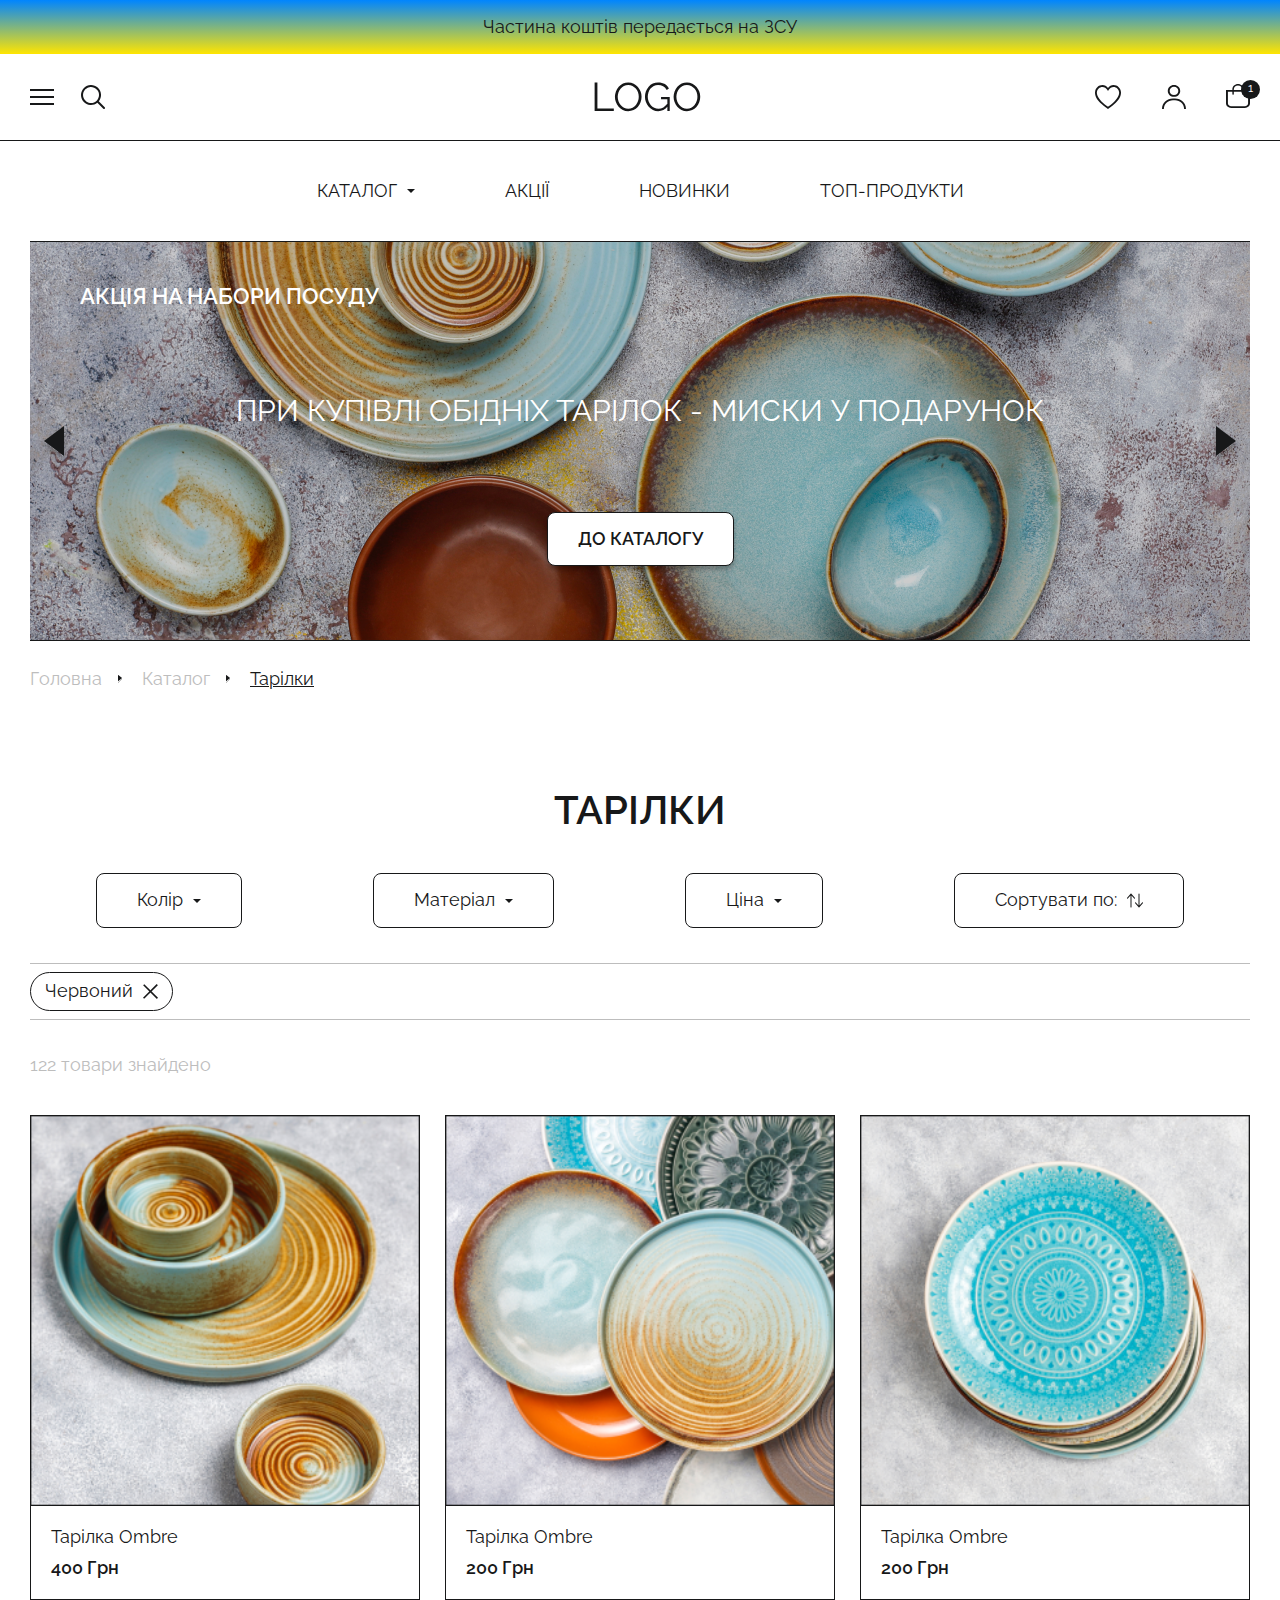
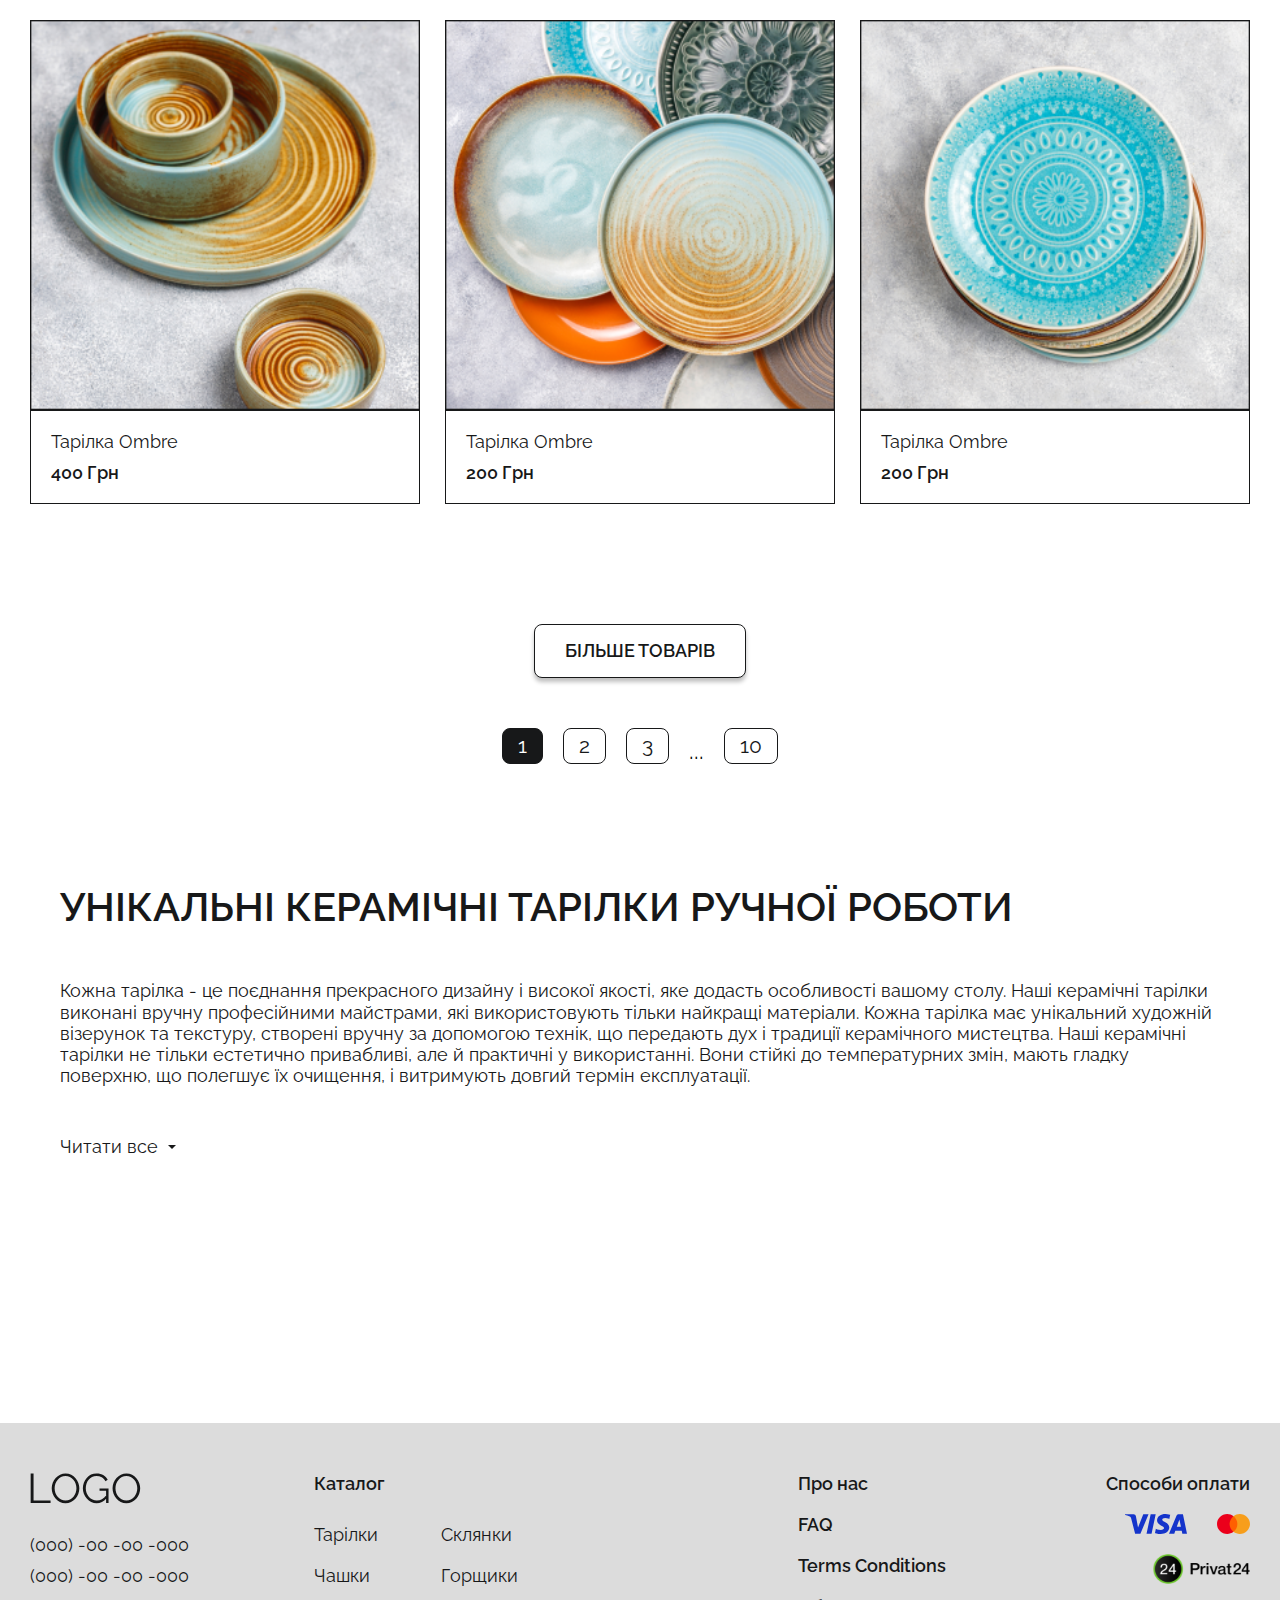
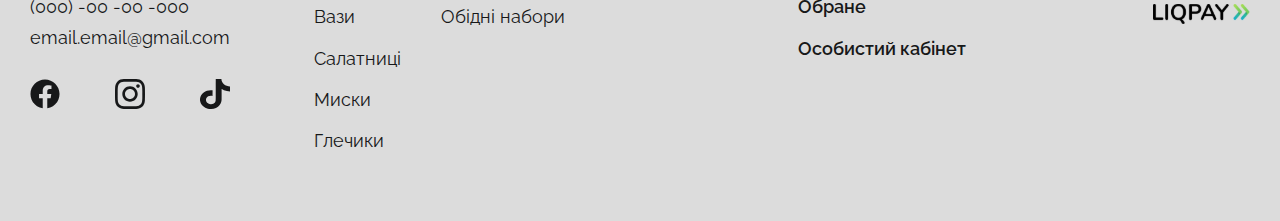
<file: catalog.html>
<!DOCTYPE html>
<html lang="ua">
<head>
	<meta charset="UTF-8">
	<meta name="viewport" content="width=device-width, initial-scale=1.0">
	<link rel="preconnect" href="https://fonts.googleapis.com">
	<link rel="preconnect" href="https://fonts.gstatic.com" crossorigin>
	<link href="https://fonts.googleapis.com/css2?family=Raleway:ital,wght@0,100;0,200;0,300;0,400;0,500;0,600;0,700;0,800;0,900;1,100;1,200;1,300;1,400;1,500;1,600;1,700;1,800;1,900&display=swap" rel="stylesheet">
	<link rel="stylesheet" href="assets/css/main.css">
	<link rel="stylesheet" href="assets/css/normalize.css">
	<title>Document</title>
</head>
<body>

	<div class="header-banner">
		<h4 class="header-banner__title">Частина коштів передається на ЗСУ</h4>
	</div>

	<header class="header">
		<div class="container">
			<div class="header__group header__group_left">
				<img class="header__icon" src="assets/images/icons/ic_menu.svg" alt="menu icon">
				<div class="header__search">
					<img class="header__icon" src="assets/images/icons/ic_search.svg" alt="search icon">
					<input type="text" placeholder="Пошук по назві товару">
				</div>
				<img class="header__logo" src="assets/images/icons/LOGO.svg" alt="logo image">
			</div>
			
			<div class="header__group">
				<img class="header__icon" src="assets/images/icons/ic_heart.svg" alt="heart icon">
				<img class="header__icon" src="assets/images/icons/ic_person.svg" alt="person icon">
				<div class="header__cart">
					<img class="header__icon" src="assets/images/icons/ic_cart.svg" alt="cart icon">
					<span id="header-cart-amount" class="header__cart-amount">1</span>
				</div>
			</div>
		</div>
	</header>

	<div class="search-results">
		<div class="container">
			<div class="search-results__card">
				<img src="assets/images/home/img_product_1.png" alt="product image" class="search-results__card-img">
				<div class="search-results__card-text">
					<h4 class="search-results__card-title">Назва товару</h4>
					<span class="search-results__card-price">1 200 грн</span>
				</div>
			</div>
			<div class="search-results__card">
				<img src="assets/images/home/img_product_1.png" alt="product image" class="search-results__card-img">
				<div class="search-results__card-text">
					<h4 class="search-results__card-title">Назва товару</h4>
					<span class="search-results__card-price">1 200 грн</span>
				</div>
			</div>
		</div>
	</div>

	<div class="burger-menu">
		<div class="burger-menu__item dropdown-menu">
			<div class="dropdown-menu__title">Каталог <img src="assets/images/icons/arrow_down.svg" alt="arrow down icon"></div>
			<div class="dropdown-menu__body container">
				<div class="dropdown-menu__column">
					<h3 class="dropdown-menu__column-title">Тарілки</h3>
					<a href="#" class="dropdown-menu__column-item">Десертні</a>
					<a href="#" class="dropdown-menu__column-item">Салатні</a>
					<a href="#" class="dropdown-menu__column-item">Супові</a>
					<a href="#" class="dropdown-menu__column-item">Класичні</a>
					<a href="#" class="dropdown-menu__column-item">Мінімалістичні</a>
					<a href="#" class="dropdown-menu__column-item">Сучасні</a>
				</div>
				<div class="dropdown-menu__column">
					<h3 class="dropdown-menu__column-title">Чашки</h3>
					<a href="#" class="dropdown-menu__column-item">Порцеляна</a>
					<a href="#" class="dropdown-menu__column-item">Кераміка</a>
					<a href="#" class="dropdown-menu__column-item">Кришталеві</a>
					<a href="#" class="dropdown-menu__column-item">Кавові</a>
					<a href="#" class="dropdown-menu__column-item">Для чаю</a>
					<a href="#" class="dropdown-menu__column-item">Для капучино</a>
					<a href="#" class="dropdown-menu__column-item">Для еспресо</a>
				</div>
				<div class="dropdown-menu__column">
					<h3 class="dropdown-menu__column-title">Миски</h3>
					<a href="#" class="dropdown-menu__column-item">Супові</a>
					<a href="#" class="dropdown-menu__column-item">Салатні</a>
					<a href="#" class="dropdown-menu__column-item">Десертні</a>
					<a href="#" class="dropdown-menu__column-item">Для паст</a>
					<a href="#" class="dropdown-menu__column-item">Для закусок</a>
				</div>
				<div class="dropdown-menu__column">
					<h3 class="dropdown-menu__column-title">Горщики</h3>
					<a href="#" class="dropdown-menu__column-item">Для декору</a>
					<a href="#" class="dropdown-menu__column-item">Для саду</a>
					<a href="#" class="dropdown-menu__column-item">Для орхідей</a>
					<a href="#" class="dropdown-menu__column-item">Керамічні</a>
					<a href="#" class="dropdown-menu__column-item">Скляні</a>
					<a href="#" class="dropdown-menu__column-item">Глиняні</a>
				</div>
				<div class="dropdown-menu__column">
					<h3 class="dropdown-menu__column-title">Вази</h3>
					<a href="#" class="dropdown-menu__column-item">Керамічні</a>
					<a href="#" class="dropdown-menu__column-item">Порцелянові</a>
					<a href="#" class="dropdown-menu__column-item">Скляні</a>
					<a href="#" class="dropdown-menu__column-item">Круглі</a>
					<a href="#" class="dropdown-menu__column-item">Овальні</a>
					<a href="#" class="dropdown-menu__column-item">Асиметричні</a>
				</div>
				<div class="dropdown-menu__column">
					<h3 class="dropdown-menu__column-title">Набори</h3>
					<a href="#" class="dropdown-menu__column-item">Тарілки + чашки</a>
					<a href="#" class="dropdown-menu__column-item">Склянки</a>
					<a href="#" class="dropdown-menu__column-item">Для чаю</a>
					<a href="#" class="dropdown-menu__column-item">Сервірування</a>
				</div>
				<div class="dropdown-menu__column">
					<h3 class="dropdown-menu__column-title">Глечики</h3>
					<a href="#" class="dropdown-menu__column-item">Керамічні</a>
					<a href="#" class="dropdown-menu__column-item">Порцелянові</a>
					<a href="#" class="dropdown-menu__column-item">Скляні</a>
					<a href="#" class="dropdown-menu__column-item">Круглі</a>
					<a href="#" class="dropdown-menu__column-item">Овальні</a>
					<a href="#" class="dropdown-menu__column-item">Асиметричні</a>
				</div>
			</div>
		</div>
		<a href="#" class="burger-menu__item">Акції</a>
		<a href="#" class="burger-menu__item">Новинки</a>
		<a href="#" class="burger-menu__item">Топ-продукти</a>
		<a href="#" class="burger-menu__item">FAQ</a>
		<a href="#" class="burger-menu__item">Terms Conditions</a>
	</div>

	<div class="home-hero">
		<div class="container">
			<nav class="nav">
				<div class="nav__item nav__dropdown-item">Каталог <img class="arrow-down" src="assets/images/icons/arrow_down.svg" alt="arrow down icon"></div>
				<a href="#" class="nav__item">Акції</a>
				<a href="#" class="nav__item">Новинки</a>
				<a href="#" class="nav__item">Топ-продукти</a>
			</nav>

			<div class="dropdown-menu__body">
				<div class="dropdown-menu__column">
					<h3 class="dropdown-menu__column-title">Тарілки</h3>
					<a href="#" class="dropdown-menu__column-item">Десертні</a>
					<a href="#" class="dropdown-menu__column-item">Салатні</a>
					<a href="#" class="dropdown-menu__column-item">Супові</a>
					<a href="#" class="dropdown-menu__column-item">Класичні</a>
					<a href="#" class="dropdown-menu__column-item">Мінімалістичні</a>
					<a href="#" class="dropdown-menu__column-item">Сучасні</a>
				</div>
				<div class="dropdown-menu__column">
					<h3 class="dropdown-menu__column-title">Чашки</h3>
					<a href="#" class="dropdown-menu__column-item">Порцеляна</a>
					<a href="#" class="dropdown-menu__column-item">Кераміка</a>
					<a href="#" class="dropdown-menu__column-item">Кришталеві</a>
					<a href="#" class="dropdown-menu__column-item">Кавові</a>
					<a href="#" class="dropdown-menu__column-item">Для чаю</a>
					<a href="#" class="dropdown-menu__column-item">Для капучино</a>
					<a href="#" class="dropdown-menu__column-item">Для еспресо</a>
				</div>
				<div class="dropdown-menu__column">
					<h3 class="dropdown-menu__column-title">Миски</h3>
					<a href="#" class="dropdown-menu__column-item">Супові</a>
					<a href="#" class="dropdown-menu__column-item">Салатні</a>
					<a href="#" class="dropdown-menu__column-item">Десертні</a>
					<a href="#" class="dropdown-menu__column-item">Для паст</a>
					<a href="#" class="dropdown-menu__column-item">Для закусок</a>
				</div>
				<div class="dropdown-menu__column">
					<h3 class="dropdown-menu__column-title">Горщики</h3>
					<a href="#" class="dropdown-menu__column-item">Для декору</a>
					<a href="#" class="dropdown-menu__column-item">Для саду</a>
					<a href="#" class="dropdown-menu__column-item">Для орхідей</a>
					<a href="#" class="dropdown-menu__column-item">Керамічні</a>
					<a href="#" class="dropdown-menu__column-item">Скляні</a>
					<a href="#" class="dropdown-menu__column-item">Глиняні</a>
				</div>
				<div class="dropdown-menu__column">
					<h3 class="dropdown-menu__column-title">Вази</h3>
					<a href="#" class="dropdown-menu__column-item">Керамічні</a>
					<a href="#" class="dropdown-menu__column-item">Порцелянові</a>
					<a href="#" class="dropdown-menu__column-item">Скляні</a>
					<a href="#" class="dropdown-menu__column-item">Круглі</a>
					<a href="#" class="dropdown-menu__column-item">Овальні</a>
					<a href="#" class="dropdown-menu__column-item">Асиметричні</a>
				</div>
				<div class="dropdown-menu__column">
					<h3 class="dropdown-menu__column-title">Набори</h3>
					<a href="#" class="dropdown-menu__column-item">Тарілки + чашки</a>
					<a href="#" class="dropdown-menu__column-item">Склянки</a>
					<a href="#" class="dropdown-menu__column-item">Для чаю</a>
					<a href="#" class="dropdown-menu__column-item">Сервірування</a>
				</div>
				<div class="dropdown-menu__column">
					<h3 class="dropdown-menu__column-title">Глечики</h3>
					<a href="#" class="dropdown-menu__column-item">Керамічні</a>
					<a href="#" class="dropdown-menu__column-item">Порцелянові</a>
					<a href="#" class="dropdown-menu__column-item">Скляні</a>
					<a href="#" class="dropdown-menu__column-item">Круглі</a>
					<a href="#" class="dropdown-menu__column-item">Овальні</a>
					<a href="#" class="dropdown-menu__column-item">Асиметричні</a>
				</div>
			</div>

			<div class="slider">
				<div class="slider__card">
					<h3 class="slider__subtitle">Акція на набори посуду</h3>
					<h1 class="slider__title">При купівлі обідніх тарілок - миски у подарунок</h1>
					<a href="#" class="button-white">До каталогу</a>
				</div>
				<img class="slider__previous" src="assets/images/icons/arrow_left.svg" alt="arrow left">
				<img class="slider__next" src="assets/images/icons/arrow_right.svg" alt="arrow right">
			</div>
		</div>
	</div>

	<div style="padding: 3rem 0 0;">
		<div class="breadcrumbs">
			<div class="container">
				<div class="breadcrumbs__links">
					<a href="#" class="breadcrumbs__link">Головна</a>
					<a href="#" class="breadcrumbs__link">Каталог</a>
					<a href="#" class="breadcrumbs__link active">Тарілки</a>
				</div>
			</div>
		</div>
	</div>

	<div class="catalog-body">
		<div class="container">
			<h2 class="catalog-body__title">Тарілки</h2>
			<div class="catalog-body__filter filter">
				<div class="filter__buttons">
					<div id="filter-color" class="filter__item">
						<div class="filter__item-header">Колір <img src="assets/images/icons/arrow_down.svg" alt="arrow down icon"></div>
						<div class="filter__item-body filter-color-body">
							<label class="filter__item-title" for="color-red">Червоний <input id="color-red" class="filter__item-checkbox" type="checkbox" ></label>
							<label class="filter__item-title" for="color-green">Червоний <input id="color-green" class="filter__item-checkbox" type="checkbox" ></label>
							<label class="filter__item-title" for="color-blue">Червоний <input id="color-blue" class="filter__item-checkbox" type="checkbox" ></label>
						</div>
					</div>
					<div id="filter-material" class="filter__item">
						<div class="filter__item-header">Матеріал <img src="assets/images/icons/arrow_down.svg" alt="arrow down icon"></div>
						<div class="filter__item-body filter-material-body">
							<label class="filter__item-title" for="material-ceramic">Кераміка <input id="material-ceramic" class="filter__item-checkbox" type="checkbox" ></label>
							<label class="filter__item-title" for="material-glass">Скло <input id="material-glass" class="filter__item-checkbox" type="checkbox" ></label>
							<label class="filter__item-title" for="material-clay">Червоний <input id="material-clay" class="filter__item-checkbox" type="checkbox" ></label>
						</div>
					</div>
					<div id="filter-price" class="filter__item">
						<div class="filter__item-header">Ціна <img src="assets/images/icons/arrow_down.svg" alt="arrow down icon"></div>
						<div class="filter__item-body filter-price-body">
							<div class="filter__item-scale"></div>
							<div>
								<span class="filter__price filter__price_min">550 грн</span>
								<span class="filter__price filter__price_max">13 тис. грн</span>
							</div>
						</div>
					</div>
					<div id="filter-sort" class="filter__item">
						<div class="filter__item-header">Сортувати по: <img src="assets/images/icons/arrows.svg" alt="arrows icon"></div>
						<div class="filter__item-body filter-sort-body">
							<span class="filter__item-title active">За умовчуванням</span>
							<span class="filter__item-title">Популярності</span>
							<span class="filter__item-title">Зростанню ціни</span>
							<span class="filter__item-title">Спаданню ціни</span>
						</div>
					</div>
				</div>
				<div class="filter__labels">
					<div class="filter__label">Червоний<img src="assets/images/icons/icon_esc.svg" alt="delete icon" class="filter__label-remove"></div>
				</div>
			</div>
			<div class="catalog-body__found">122 товари знайдено</div>

			<div class="catalog-body__cards default-cards">
				<div class="default-card">
					<img src="assets/images/home/img_product_1.png" alt="product image" class="default-card__img">
					<div class="default-card__info">
						<span class="default-card__title">Тарілка Ombre</span>
						<span class="default-card__price">400 грн</span>
					</div>
				</div>
				<div class="default-card">
					<img src="assets/images/home/img_product_2.png" alt="product image" class="default-card__img">
					<div class="default-card__info">
						<span class="default-card__title">Тарілка Ombre</span>
						<span class="default-card__price">200 грн</span>
					</div>
				</div>
				<div class="default-card">
					<img src="assets/images/home/img_product_3.png" alt="product image" class="default-card__img">
					<div class="default-card__info">
						<span class="default-card__title">Тарілка Ombre</span>
						<span class="default-card__price">200 грн</span>
					</div>
				</div>
				<div class="default-card">
					<img src="assets/images/home/img_product_1.png" alt="product image" class="default-card__img">
					<div class="default-card__info">
						<span class="default-card__title">Тарілка Ombre</span>
						<span class="default-card__price">400 грн</span>
					</div>
				</div>
				<div class="default-card">
					<img src="assets/images/home/img_product_2.png" alt="product image" class="default-card__img">
					<div class="default-card__info">
						<span class="default-card__title">Тарілка Ombre</span>
						<span class="default-card__price">200 грн</span>
					</div>
				</div>
				<div class="default-card">
					<img src="assets/images/home/img_product_3.png" alt="product image" class="default-card__img">
					<div class="default-card__info">
						<span class="default-card__title">Тарілка Ombre</span>
						<span class="default-card__price">200 грн</span>
					</div>
				</div>

				<div class="default-cards__footer">
					<span class="default-cards__load-more button-white">Більше товарів</span>
					<div class="default-cards__pagination">
						<span class="default-cards__pagination-item active">1</span>
						<span class="default-cards__pagination-item">2</span>
						<span class="default-cards__pagination-item">3</span>
						<span style="margin-right: 2rem;font-size: 2.4rem;">...</span>
						<span class="default-cards__pagination-item">10</span>
					</div>
				</div>
			</div>

			<div class="home-seo-text">
				<div class="container">
					<h2 class="home-seo-text__title">унікальні керамічні тарілки ручної роботи</h2>
					<p class="home-seo-text__description">Кожна тарілка - це поєднання прекрасного дизайну і високої якості, яке додасть особливості вашому столу.
					Наші керамічні тарілки виконані вручну професійними майстрами, які використовують тільки найкращі матеріали. Кожна тарілка має унікальний художній візерунок та текстуру, створені вручну за допомогою технік, що передають дух і традиції керамічного мистецтва.
					Наші керамічні тарілки не тільки естетично привабливі, але й практичні у використанні. Вони стійкі до температурних змін, мають гладку поверхню, що полегшує їх очищення, і витримують довгий термін експлуатації.</p>
					<a href="#" class="home-seo-text__link">Читати все <img src="assets/images/icons/arrow_down.svg" alt="arrow down"></a>
				</div>
			</div>

		</div>
	</div>
	

	<footer class="footer">
		<div class="container">
			<div class="footer__body">
				<div class="footer__contacts">
					<img src="assets/images/icons/LOGO.svg" alt="logo image" class="footer__logo">
					<span class="footer__contacts-item">(000) -00 -00 -000</span>
					<span class="footer__contacts-item">(000) -00 -00 -000</span>
					<span class="footer__contacts-item">(000) -00 -00 -000</span>
					<span class="footer__contacts-item">email.email@gmail.com</span>
					<div class="footer__contacts-socials">
						<img src="assets/images/icons/facebook.svg" alt="facebook icon" class="footer__contacts-social">
						<img src="assets/images/icons/inst.svg" alt="instagram icon" class="footer__contacts-social">
						<img src="assets/images/icons/tik-tok.svg" alt="tik-tok icon" class="footer__contacts-social">
					</div>
				</div>
				<div class="footer__catalog">
					<h4 class="footer__catalog-title">Каталог</h4>
					<div class="footer__catalog-items">
						<a href="#" class="footer__catalog-item">Тарілки</a>
						<a href="#" class="footer__catalog-item">Чашки</a>
						<a href="#" class="footer__catalog-item">Вази</a>
						<a href="#" class="footer__catalog-item">Салатниці</a>
						<a href="#" class="footer__catalog-item">Миски</a>
						<a href="#" class="footer__catalog-item">Глечики</a>
						<a href="#" class="footer__catalog-item">Склянки</a>
						<a href="#" class="footer__catalog-item">Горщики</a>
						<a href="#" class="footer__catalog-item">Обідні набори</a>
					</div>
				</div>
				<div class="footer__links">
					<a href="#" class="footer__link">Про нас</a>
					<a href="#" class="footer__link">FAQ</a>
					<a href="#" class="footer__link">Terms Conditions</a>
					<a href="#" class="footer__link">Обране</a>
					<a href="#" class="footer__link">Особистий кабінет</a>
				</div>
				<div class="footer__payment">
					<h4 class="footer__payment-title">Способи оплати</h4>
					<div class="footer__payment-icons">
						<img src="assets/images/icons/visa.svg" alt="visa icon" class="footer__payment-icon">
						<img src="assets/images/icons/master-card.svg" alt="mastercard icon" class="footer__payment-icon">
						<img src="assets/images/icons/privat24.svg" alt="privat24 icon" class="footer__payment-icon">
						<img src="assets/images/icons/liqpay.svg" alt="liqpay icon" class="footer__payment-icon">
					</div>
				</div>
			</div>
		</div>
	</footer>
</body>
</html>
</file>
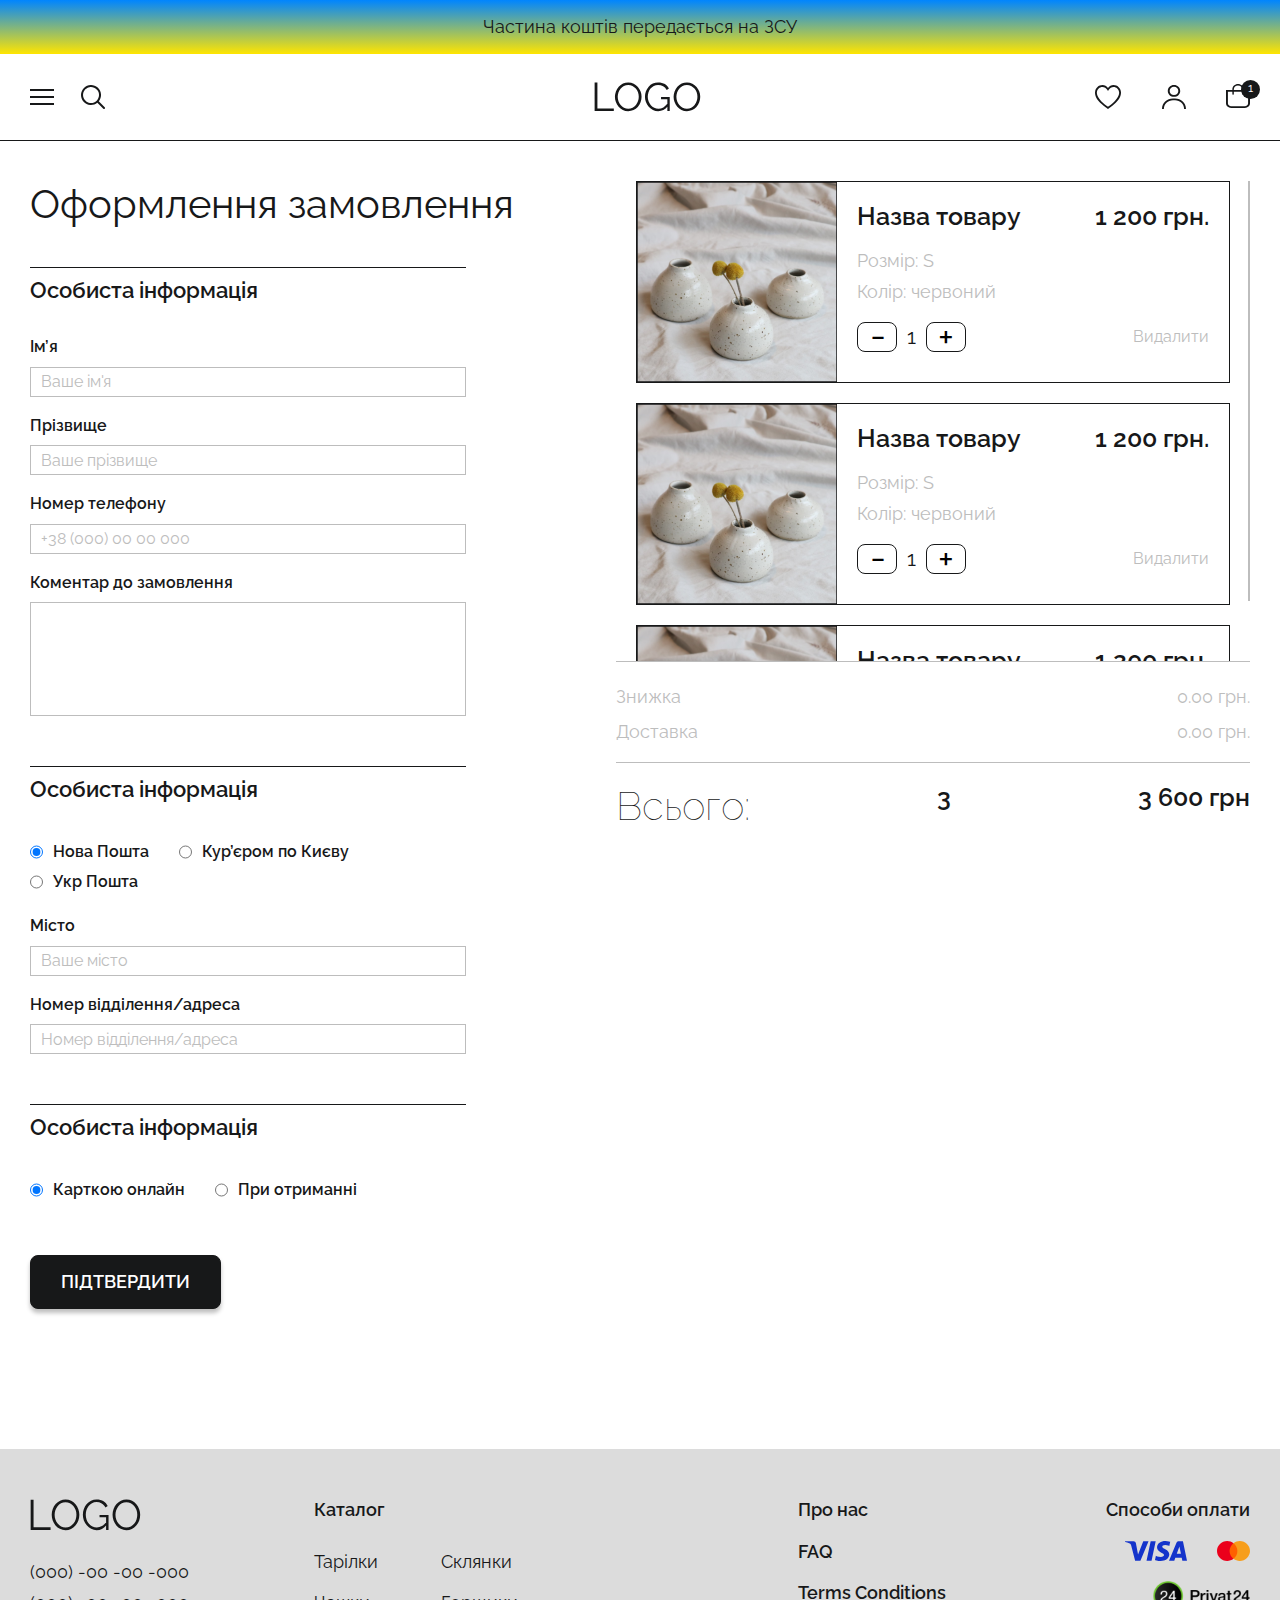
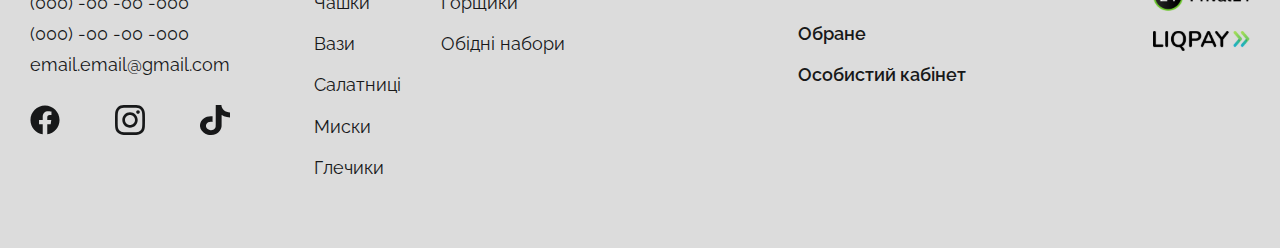
<file: checkout.html>
<!DOCTYPE html>
<html lang="ua">
<head>
	<meta charset="UTF-8">
	<meta name="viewport" content="width=device-width, initial-scale=1.0">
	<link rel="preconnect" href="https://fonts.googleapis.com">
	<link rel="preconnect" href="https://fonts.gstatic.com" crossorigin>
	<link href="https://fonts.googleapis.com/css2?family=Raleway:ital,wght@0,100;0,200;0,300;0,400;0,500;0,600;0,700;0,800;0,900;1,100;1,200;1,300;1,400;1,500;1,600;1,700;1,800;1,900&display=swap" rel="stylesheet">
	<link rel="stylesheet" href="assets/css/main.css">
	<link rel="stylesheet" href="assets/css/normalize.css">
	<title>Document</title>
</head>
<body>

	<div class="header-banner">
		<h4 class="header-banner__title">Частина коштів передається на ЗСУ</h4>
	</div>

	<header class="header">
		<div class="container">
			<div class="header__group header__group_left">
				<img class="header__icon" src="assets/images/icons/ic_menu.svg" alt="menu icon">
				<div class="header__search">
					<img class="header__icon" src="assets/images/icons/ic_search.svg" alt="search icon">
					<input type="text" placeholder="Пошук по назві товару">
				</div>
				<img class="header__logo" src="assets/images/icons/LOGO.svg" alt="logo image">
			</div>
			
			<div class="header__group">
				<img class="header__icon" src="assets/images/icons/ic_heart.svg" alt="heart icon">
				<img class="header__icon" src="assets/images/icons/ic_person.svg" alt="person icon">
				<div class="header__cart">
					<img class="header__icon" src="assets/images/icons/ic_cart.svg" alt="cart icon">
					<span id="header-cart-amount" class="header__cart-amount">1</span>
				</div>
			</div>
		</div>
	</header>

	<div class="search-results">
		<div class="container">
			<div class="search-results__card">
				<img src="assets/images/home/img_product_1.png" alt="product image" class="search-results__card-img">
				<div class="search-results__card-text">
					<h4 class="search-results__card-title">Назва товару</h4>
					<span class="search-results__card-price">1 200 грн</span>
				</div>
			</div>
			<div class="search-results__card">
				<img src="assets/images/home/img_product_1.png" alt="product image" class="search-results__card-img">
				<div class="search-results__card-text">
					<h4 class="search-results__card-title">Назва товару</h4>
					<span class="search-results__card-price">1 200 грн</span>
				</div>
			</div>
		</div>
	</div>

	<div class="burger-menu">
		<div class="burger-menu__item dropdown-menu">
			<div class="dropdown-menu__title">Каталог <img src="assets/images/icons/arrow_down.svg" alt="arrow down icon"></div>
			<div class="dropdown-menu__body container">
				<div class="dropdown-menu__column">
					<h3 class="dropdown-menu__column-title">Тарілки</h3>
					<a href="#" class="dropdown-menu__column-item">Десертні</a>
					<a href="#" class="dropdown-menu__column-item">Салатні</a>
					<a href="#" class="dropdown-menu__column-item">Супові</a>
					<a href="#" class="dropdown-menu__column-item">Класичні</a>
					<a href="#" class="dropdown-menu__column-item">Мінімалістичні</a>
					<a href="#" class="dropdown-menu__column-item">Сучасні</a>
				</div>
				<div class="dropdown-menu__column">
					<h3 class="dropdown-menu__column-title">Чашки</h3>
					<a href="#" class="dropdown-menu__column-item">Порцеляна</a>
					<a href="#" class="dropdown-menu__column-item">Кераміка</a>
					<a href="#" class="dropdown-menu__column-item">Кришталеві</a>
					<a href="#" class="dropdown-menu__column-item">Кавові</a>
					<a href="#" class="dropdown-menu__column-item">Для чаю</a>
					<a href="#" class="dropdown-menu__column-item">Для капучино</a>
					<a href="#" class="dropdown-menu__column-item">Для еспресо</a>
				</div>
				<div class="dropdown-menu__column">
					<h3 class="dropdown-menu__column-title">Миски</h3>
					<a href="#" class="dropdown-menu__column-item">Супові</a>
					<a href="#" class="dropdown-menu__column-item">Салатні</a>
					<a href="#" class="dropdown-menu__column-item">Десертні</a>
					<a href="#" class="dropdown-menu__column-item">Для паст</a>
					<a href="#" class="dropdown-menu__column-item">Для закусок</a>
				</div>
				<div class="dropdown-menu__column">
					<h3 class="dropdown-menu__column-title">Горщики</h3>
					<a href="#" class="dropdown-menu__column-item">Для декору</a>
					<a href="#" class="dropdown-menu__column-item">Для саду</a>
					<a href="#" class="dropdown-menu__column-item">Для орхідей</a>
					<a href="#" class="dropdown-menu__column-item">Керамічні</a>
					<a href="#" class="dropdown-menu__column-item">Скляні</a>
					<a href="#" class="dropdown-menu__column-item">Глиняні</a>
				</div>
				<div class="dropdown-menu__column">
					<h3 class="dropdown-menu__column-title">Вази</h3>
					<a href="#" class="dropdown-menu__column-item">Керамічні</a>
					<a href="#" class="dropdown-menu__column-item">Порцелянові</a>
					<a href="#" class="dropdown-menu__column-item">Скляні</a>
					<a href="#" class="dropdown-menu__column-item">Круглі</a>
					<a href="#" class="dropdown-menu__column-item">Овальні</a>
					<a href="#" class="dropdown-menu__column-item">Асиметричні</a>
				</div>
				<div class="dropdown-menu__column">
					<h3 class="dropdown-menu__column-title">Набори</h3>
					<a href="#" class="dropdown-menu__column-item">Тарілки + чашки</a>
					<a href="#" class="dropdown-menu__column-item">Склянки</a>
					<a href="#" class="dropdown-menu__column-item">Для чаю</a>
					<a href="#" class="dropdown-menu__column-item">Сервірування</a>
				</div>
				<div class="dropdown-menu__column">
					<h3 class="dropdown-menu__column-title">Глечики</h3>
					<a href="#" class="dropdown-menu__column-item">Керамічні</a>
					<a href="#" class="dropdown-menu__column-item">Порцелянові</a>
					<a href="#" class="dropdown-menu__column-item">Скляні</a>
					<a href="#" class="dropdown-menu__column-item">Круглі</a>
					<a href="#" class="dropdown-menu__column-item">Овальні</a>
					<a href="#" class="dropdown-menu__column-item">Асиметричні</a>
				</div>
			</div>
		</div>
		<a href="#" class="burger-menu__item">Акції</a>
		<a href="#" class="burger-menu__item">Новинки</a>
		<a href="#" class="burger-menu__item">Топ-продукти</a>
		<a href="#" class="burger-menu__item">FAQ</a>
		<a href="#" class="burger-menu__item">Terms Conditions</a>
	</div>

	<div class="checkout">
		<div class="container">
			<div class="checkout__left">
				<h1 class="checkout__title">Оформлення замовлення</h1>
				<div class="checkout__form">
					<form id="checkout-form" class="checout-form__form default-form">
						<h2 class="default-form__title">Особиста інформація</h2>
						<div class="default-form__item">
							<label for="checkout-form-name">Ім’я</label>
							<input type="text" id="checkout-form-name" placeholder="Ваше ім'я">
						</div>
						<div class="default-form__item">
							<label for="checkout-form-surname">Прізвище</label>
							<input type="text" id="checkout-form-surname" placeholder="Ваше прізвище">
						</div>
						<div class="default-form__item">
							<label for="checkout-form-phone">Номер телефону</label>
							<input type="number" id="checkout-form-phone" placeholder="+38 (000) 00 00 000">
						</div>
						<div class="default-form__item comment">
							<label for="checkout-form-comment">Коментар до замовлення</label>
							<textarea rows="5" type="text" id="checkout-form-comment"></textarea>
						</div>
						<h2 class="default-form__title">Особиста інформація</h2>
						<div class="default-form__item default-form__radio">
							<div class="default-form__radio-group">
								<input type="radio" name="delivery" value="delivery-1" checked id="checkout-form-delivery-1">
								<label for="checkout-form-delivery-1">Нова Пошта</label>
							</div>
							<div class="default-form__radio-group">
								<input type="radio" name="delivery" value="delivery-2" id="checkout-form-delivery-2">
								<label for="checkout-form-delivery-2">Кур’єром по Києву</label>
							</div>
							<div class="default-form__radio-group">
								<input type="radio" name="delivery" value="delivery-3" id="checkout-form-delivery-3">
								<label for="checkout-form-delivery-3">Укр Пошта</label>
							</div>
						</div>
						<div class="default-form__item">
							<label for="checkout-form-city">Місто</label>
							<input type="text" id="checkout-form-city" placeholder="Ваше місто">
						</div>
						<div class="default-form__item">
							<label for="checkout-form-address">Номер відділення/адреса</label>
							<input type="text" id="checkout-form-address" placeholder="Номер відділення/адреса">
						</div>
						<h2 class="default-form__title">Особиста інформація</h2>
						<div class="default-form__item default-form__radio">
							<div class="default-form__radio-group">
								<input type="radio" name="payment" value="payment-1"  checked id="checkout-form-payemnt-1">
								<label for="checkout-form-payemnt-1">Карткою онлайн</label>
							</div>
							<div class="default-form__radio-group">
								<input type="radio" name="payment" value="payment-2" id="checkout-form-payemnt-2">
								<label for="checkout-form-payemnt-2">При отриманні</label>
							</div>
						</div>
						<button class="button-dark">підтвердити</button>
					</form>
				</div>
			</div>
			<div class="checkout__right">
				<div class="checkout__cards">
					<div class="horizontal-card">
						<img src="assets/images/home/img_product_16.png" alt="product image" class="horizontal-card__image">
						<div class="horizontal-card__body">
							<div class="horizontal-card__header">
								<h3 class="horizontal-card__title">Назва товару</h3>
								<span class="horizontal-card__price">1 200 грн.</span>
							</div>
							<div class="horizontal-card__description">
								<span class="horizontal-card__description-item">Розмір: S</span>
								<span class="horizontal-card__description-item">Колір: червоний</span>
							</div>
							<div class="horizontal-card__foter">
								<div class="change-amount">
									<span class="change-amount__less"></span>
									<span class="change-amount__counter">1</span>
									<span class="change-amount__more"></span>
								</div>
								<span class="horizontal-card__footer-link">Видалити</span>
							</div>
						</div>
					</div>
					<div class="horizontal-card">
						<img src="assets/images/home/img_product_16.png" alt="product image" class="horizontal-card__image">
						<div class="horizontal-card__body">
							<div class="horizontal-card__header">
								<h3 class="horizontal-card__title">Назва товару</h3>
								<span class="horizontal-card__price">1 200 грн.</span>
							</div>
							<div class="horizontal-card__description">
								<span class="horizontal-card__description-item">Розмір: S</span>
								<span class="horizontal-card__description-item">Колір: червоний</span>
							</div>
							<div class="horizontal-card__foter">
								<div class="change-amount">
									<span class="change-amount__less"></span>
									<span class="change-amount__counter">1</span>
									<span class="change-amount__more"></span>
								</div>
								<span class="horizontal-card__footer-link">Видалити</span>
							</div>
						</div>
					</div>
					<div class="horizontal-card">
						<img src="assets/images/home/img_product_16.png" alt="product image" class="horizontal-card__image">
						<div class="horizontal-card__body">
							<div class="horizontal-card__header">
								<h3 class="horizontal-card__title">Назва товару</h3>
								<span class="horizontal-card__price">1 200 грн.</span>
							</div>
							<div class="horizontal-card__description">
								<span class="horizontal-card__description-item">Розмір: S</span>
								<span class="horizontal-card__description-item">Колір: червоний</span>
							</div>
							<div class="horizontal-card__foter">
								<div class="change-amount">
									<span class="change-amount__less"></span>
									<span class="change-amount__counter">1</span>
									<span class="change-amount__more"></span>
								</div>
								<span class="horizontal-card__footer-link">Видалити</span>
							</div>
						</div>
					</div>
				</div>
				<div class="checkout__right-info">
					<div class="checkout__right-info-above">
						<div>
							<span>Знижка</span>
							<span>0.00 грн.</span>
						</div>
						<div>
							<span>Доставка</span>
							<span>0.00 грн.</span>
						</div>
					</div>
					<div class="checkout__right-info-below">
						<span class="checkout__right-text">Всього:</span>
						<span class="checkout__right-text checkout__right-text_bold">3</span>
						<span class="checkout__right-text checkout__right-text_bold">3 600 грн</span>
					</div>
				</div>
			</div>
		</div>
	</div>

	<footer class="footer">
		<div class="container">
			<div class="footer__body">
				<div class="footer__contacts">
					<img src="assets/images/icons/LOGO.svg" alt="logo image" class="footer__logo">
					<span class="footer__contacts-item">(000) -00 -00 -000</span>
					<span class="footer__contacts-item">(000) -00 -00 -000</span>
					<span class="footer__contacts-item">(000) -00 -00 -000</span>
					<span class="footer__contacts-item">email.email@gmail.com</span>
					<div class="footer__contacts-socials">
						<img src="assets/images/icons/facebook.svg" alt="facebook icon" class="footer__contacts-social">
						<img src="assets/images/icons/inst.svg" alt="instagram icon" class="footer__contacts-social">
						<img src="assets/images/icons/tik-tok.svg" alt="tik-tok icon" class="footer__contacts-social">
					</div>
				</div>
				<div class="footer__catalog">
					<h4 class="footer__catalog-title">Каталог</h4>
					<div class="footer__catalog-items">
						<a href="#" class="footer__catalog-item">Тарілки</a>
						<a href="#" class="footer__catalog-item">Чашки</a>
						<a href="#" class="footer__catalog-item">Вази</a>
						<a href="#" class="footer__catalog-item">Салатниці</a>
						<a href="#" class="footer__catalog-item">Миски</a>
						<a href="#" class="footer__catalog-item">Глечики</a>
						<a href="#" class="footer__catalog-item">Склянки</a>
						<a href="#" class="footer__catalog-item">Горщики</a>
						<a href="#" class="footer__catalog-item">Обідні набори</a>
					</div>
				</div>
				<div class="footer__links">
					<a href="#" class="footer__link">Про нас</a>
					<a href="#" class="footer__link">FAQ</a>
					<a href="#" class="footer__link">Terms Conditions</a>
					<a href="#" class="footer__link">Обране</a>
					<a href="#" class="footer__link">Особистий кабінет</a>
				</div>
				<div class="footer__payment">
					<h4 class="footer__payment-title">Способи оплати</h4>
					<div class="footer__payment-icons">
						<img src="assets/images/icons/visa.svg" alt="visa icon" class="footer__payment-icon">
						<img src="assets/images/icons/master-card.svg" alt="mastercard icon" class="footer__payment-icon">
						<img src="assets/images/icons/privat24.svg" alt="privat24 icon" class="footer__payment-icon">
						<img src="assets/images/icons/liqpay.svg" alt="liqpay icon" class="footer__payment-icon">
					</div>
				</div>
			</div>
		</div>
	</footer>
	
</body>
</html>
</file>
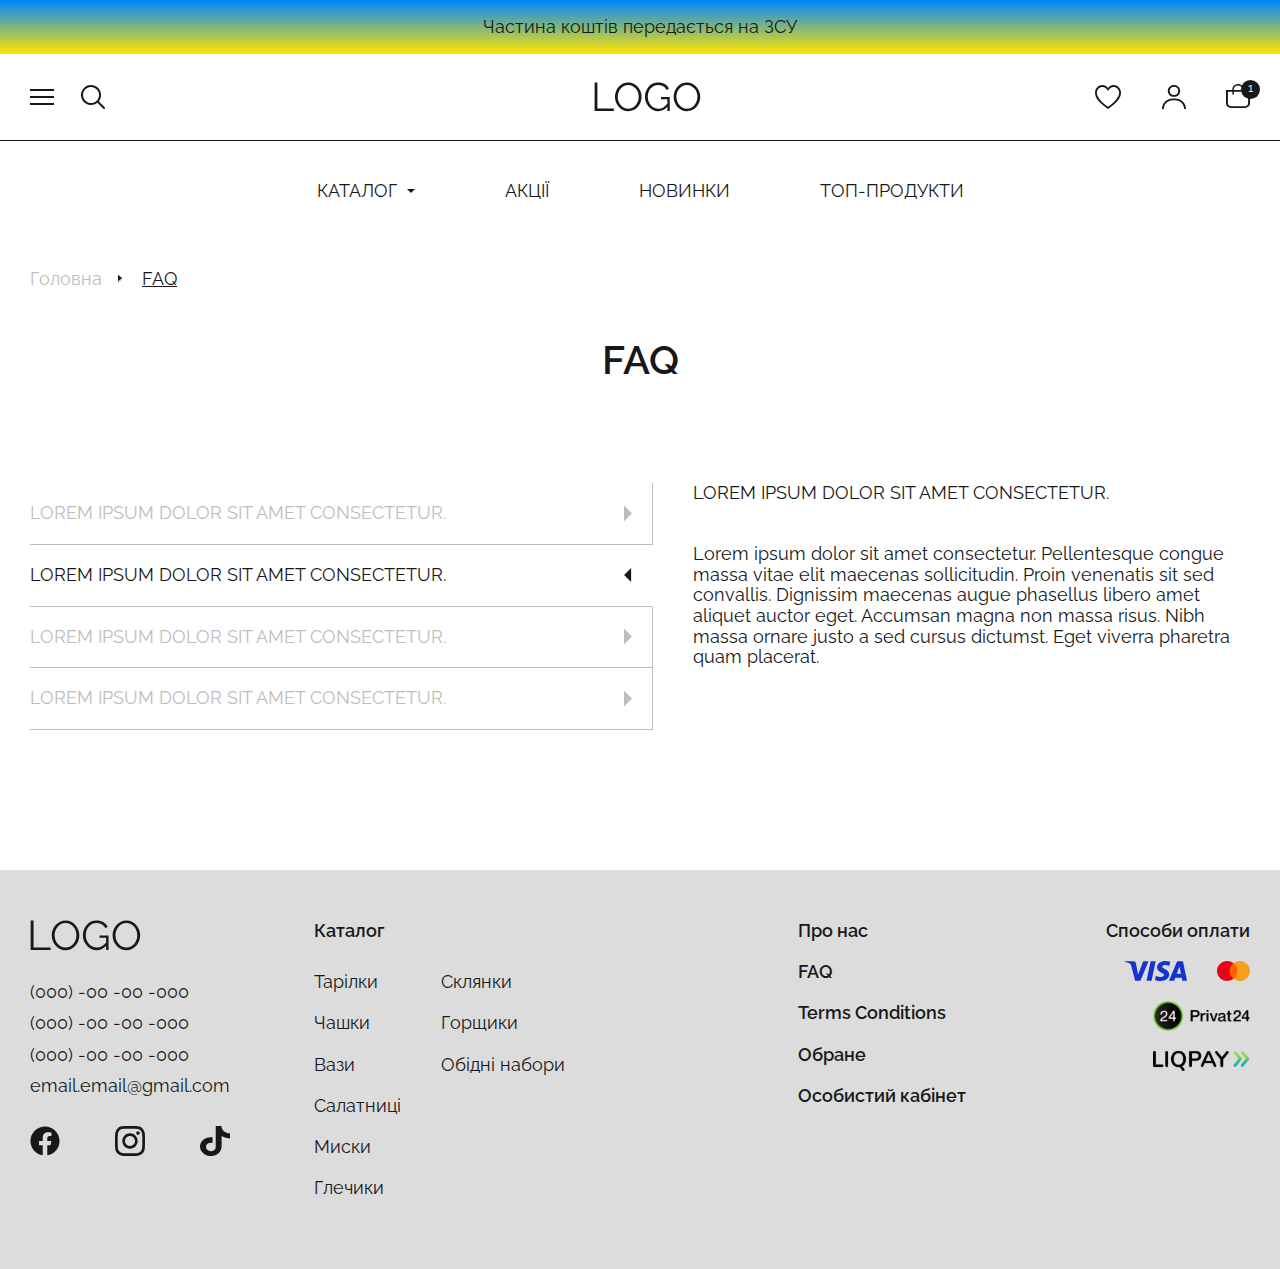
<file: faq.html>
<!DOCTYPE html>
<html lang="ua">
<head>
	<meta charset="UTF-8">
	<meta name="viewport" content="width=device-width, initial-scale=1.0">
	<link rel="preconnect" href="https://fonts.googleapis.com">
	<link rel="preconnect" href="https://fonts.gstatic.com" crossorigin>
	<link href="https://fonts.googleapis.com/css2?family=Raleway:ital,wght@0,100;0,200;0,300;0,400;0,500;0,600;0,700;0,800;0,900;1,100;1,200;1,300;1,400;1,500;1,600;1,700;1,800;1,900&display=swap" rel="stylesheet">
	<link rel="stylesheet" href="assets/css/main.css">
	<link rel="stylesheet" href="assets/css/normalize.css">
	<title>Document</title>
</head>
<body>

	<div class="header-banner">
		<h4 class="header-banner__title">Частина коштів передається на ЗСУ</h4>
	</div>

	<header class="header">
		<div class="container">
			<div class="header__group header__group_left">
				<img class="header__icon" src="assets/images/icons/ic_menu.svg" alt="menu icon">
				<div class="header__search">
					<img class="header__icon" src="assets/images/icons/ic_search.svg" alt="search icon">
					<input type="text" placeholder="Пошук по назві товару">
				</div>
				<img class="header__logo" src="assets/images/icons/LOGO.svg" alt="logo image">
			</div>
			
			<div class="header__group">
				<img class="header__icon" src="assets/images/icons/ic_heart.svg" alt="heart icon">
				<img class="header__icon" src="assets/images/icons/ic_person.svg" alt="person icon">
				<div class="header__cart">
					<img class="header__icon" src="assets/images/icons/ic_cart.svg" alt="cart icon">
					<span id="header-cart-amount" class="header__cart-amount">1</span>
				</div>
			</div>
		</div>
	</header>

	<div class="search-results">
		<div class="container">
			<div class="search-results__card">
				<img src="assets/images/home/img_product_1.png" alt="product image" class="search-results__card-img">
				<div class="search-results__card-text">
					<h4 class="search-results__card-title">Назва товару</h4>
					<span class="search-results__card-price">1 200 грн</span>
				</div>
			</div>
			<div class="search-results__card">
				<img src="assets/images/home/img_product_1.png" alt="product image" class="search-results__card-img">
				<div class="search-results__card-text">
					<h4 class="search-results__card-title">Назва товару</h4>
					<span class="search-results__card-price">1 200 грн</span>
				</div>
			</div>
		</div>
	</div>

	<div class="burger-menu">
		<div class="burger-menu__item dropdown-menu">
			<div class="dropdown-menu__title">Каталог <img src="assets/images/icons/arrow_down.svg" alt="arrow down icon"></div>
			<div class="dropdown-menu__body container">
				<div class="dropdown-menu__column">
					<h3 class="dropdown-menu__column-title">Тарілки</h3>
					<a href="#" class="dropdown-menu__column-item">Десертні</a>
					<a href="#" class="dropdown-menu__column-item">Салатні</a>
					<a href="#" class="dropdown-menu__column-item">Супові</a>
					<a href="#" class="dropdown-menu__column-item">Класичні</a>
					<a href="#" class="dropdown-menu__column-item">Мінімалістичні</a>
					<a href="#" class="dropdown-menu__column-item">Сучасні</a>
				</div>
				<div class="dropdown-menu__column">
					<h3 class="dropdown-menu__column-title">Чашки</h3>
					<a href="#" class="dropdown-menu__column-item">Порцеляна</a>
					<a href="#" class="dropdown-menu__column-item">Кераміка</a>
					<a href="#" class="dropdown-menu__column-item">Кришталеві</a>
					<a href="#" class="dropdown-menu__column-item">Кавові</a>
					<a href="#" class="dropdown-menu__column-item">Для чаю</a>
					<a href="#" class="dropdown-menu__column-item">Для капучино</a>
					<a href="#" class="dropdown-menu__column-item">Для еспресо</a>
				</div>
				<div class="dropdown-menu__column">
					<h3 class="dropdown-menu__column-title">Миски</h3>
					<a href="#" class="dropdown-menu__column-item">Супові</a>
					<a href="#" class="dropdown-menu__column-item">Салатні</a>
					<a href="#" class="dropdown-menu__column-item">Десертні</a>
					<a href="#" class="dropdown-menu__column-item">Для паст</a>
					<a href="#" class="dropdown-menu__column-item">Для закусок</a>
				</div>
				<div class="dropdown-menu__column">
					<h3 class="dropdown-menu__column-title">Горщики</h3>
					<a href="#" class="dropdown-menu__column-item">Для декору</a>
					<a href="#" class="dropdown-menu__column-item">Для саду</a>
					<a href="#" class="dropdown-menu__column-item">Для орхідей</a>
					<a href="#" class="dropdown-menu__column-item">Керамічні</a>
					<a href="#" class="dropdown-menu__column-item">Скляні</a>
					<a href="#" class="dropdown-menu__column-item">Глиняні</a>
				</div>
				<div class="dropdown-menu__column">
					<h3 class="dropdown-menu__column-title">Вази</h3>
					<a href="#" class="dropdown-menu__column-item">Керамічні</a>
					<a href="#" class="dropdown-menu__column-item">Порцелянові</a>
					<a href="#" class="dropdown-menu__column-item">Скляні</a>
					<a href="#" class="dropdown-menu__column-item">Круглі</a>
					<a href="#" class="dropdown-menu__column-item">Овальні</a>
					<a href="#" class="dropdown-menu__column-item">Асиметричні</a>
				</div>
				<div class="dropdown-menu__column">
					<h3 class="dropdown-menu__column-title">Набори</h3>
					<a href="#" class="dropdown-menu__column-item">Тарілки + чашки</a>
					<a href="#" class="dropdown-menu__column-item">Склянки</a>
					<a href="#" class="dropdown-menu__column-item">Для чаю</a>
					<a href="#" class="dropdown-menu__column-item">Сервірування</a>
				</div>
				<div class="dropdown-menu__column">
					<h3 class="dropdown-menu__column-title">Глечики</h3>
					<a href="#" class="dropdown-menu__column-item">Керамічні</a>
					<a href="#" class="dropdown-menu__column-item">Порцелянові</a>
					<a href="#" class="dropdown-menu__column-item">Скляні</a>
					<a href="#" class="dropdown-menu__column-item">Круглі</a>
					<a href="#" class="dropdown-menu__column-item">Овальні</a>
					<a href="#" class="dropdown-menu__column-item">Асиметричні</a>
				</div>
			</div>
		</div>
		<a href="#" class="burger-menu__item">Акції</a>
		<a href="#" class="burger-menu__item">Новинки</a>
		<a href="#" class="burger-menu__item">Топ-продукти</a>
		<a href="#" class="burger-menu__item">FAQ</a>
		<a href="#" class="burger-menu__item">Terms Conditions</a>
	</div>

	<div class="home-hero">
		<div class="container">
			<nav class="nav">
				<div class="nav__item nav__dropdown-item">Каталог <img class="arrow-down" src="assets/images/icons/arrow_down.svg" alt="arrow down icon"></div>
				<a href="#" class="nav__item">Акції</a>
				<a href="#" class="nav__item">Новинки</a>
				<a href="#" class="nav__item">Топ-продукти</a>
			</nav>

			<div class="dropdown-menu__body">
				<div class="dropdown-menu__column">
					<h3 class="dropdown-menu__column-title">Тарілки</h3>
					<a href="#" class="dropdown-menu__column-item">Десертні</a>
					<a href="#" class="dropdown-menu__column-item">Салатні</a>
					<a href="#" class="dropdown-menu__column-item">Супові</a>
					<a href="#" class="dropdown-menu__column-item">Класичні</a>
					<a href="#" class="dropdown-menu__column-item">Мінімалістичні</a>
					<a href="#" class="dropdown-menu__column-item">Сучасні</a>
				</div>
				<div class="dropdown-menu__column">
					<h3 class="dropdown-menu__column-title">Чашки</h3>
					<a href="#" class="dropdown-menu__column-item">Порцеляна</a>
					<a href="#" class="dropdown-menu__column-item">Кераміка</a>
					<a href="#" class="dropdown-menu__column-item">Кришталеві</a>
					<a href="#" class="dropdown-menu__column-item">Кавові</a>
					<a href="#" class="dropdown-menu__column-item">Для чаю</a>
					<a href="#" class="dropdown-menu__column-item">Для капучино</a>
					<a href="#" class="dropdown-menu__column-item">Для еспресо</a>
				</div>
				<div class="dropdown-menu__column">
					<h3 class="dropdown-menu__column-title">Миски</h3>
					<a href="#" class="dropdown-menu__column-item">Супові</a>
					<a href="#" class="dropdown-menu__column-item">Салатні</a>
					<a href="#" class="dropdown-menu__column-item">Десертні</a>
					<a href="#" class="dropdown-menu__column-item">Для паст</a>
					<a href="#" class="dropdown-menu__column-item">Для закусок</a>
				</div>
				<div class="dropdown-menu__column">
					<h3 class="dropdown-menu__column-title">Горщики</h3>
					<a href="#" class="dropdown-menu__column-item">Для декору</a>
					<a href="#" class="dropdown-menu__column-item">Для саду</a>
					<a href="#" class="dropdown-menu__column-item">Для орхідей</a>
					<a href="#" class="dropdown-menu__column-item">Керамічні</a>
					<a href="#" class="dropdown-menu__column-item">Скляні</a>
					<a href="#" class="dropdown-menu__column-item">Глиняні</a>
				</div>
				<div class="dropdown-menu__column">
					<h3 class="dropdown-menu__column-title">Вази</h3>
					<a href="#" class="dropdown-menu__column-item">Керамічні</a>
					<a href="#" class="dropdown-menu__column-item">Порцелянові</a>
					<a href="#" class="dropdown-menu__column-item">Скляні</a>
					<a href="#" class="dropdown-menu__column-item">Круглі</a>
					<a href="#" class="dropdown-menu__column-item">Овальні</a>
					<a href="#" class="dropdown-menu__column-item">Асиметричні</a>
				</div>
				<div class="dropdown-menu__column">
					<h3 class="dropdown-menu__column-title">Набори</h3>
					<a href="#" class="dropdown-menu__column-item">Тарілки + чашки</a>
					<a href="#" class="dropdown-menu__column-item">Склянки</a>
					<a href="#" class="dropdown-menu__column-item">Для чаю</a>
					<a href="#" class="dropdown-menu__column-item">Сервірування</a>
				</div>
				<div class="dropdown-menu__column">
					<h3 class="dropdown-menu__column-title">Глечики</h3>
					<a href="#" class="dropdown-menu__column-item">Керамічні</a>
					<a href="#" class="dropdown-menu__column-item">Порцелянові</a>
					<a href="#" class="dropdown-menu__column-item">Скляні</a>
					<a href="#" class="dropdown-menu__column-item">Круглі</a>
					<a href="#" class="dropdown-menu__column-item">Овальні</a>
					<a href="#" class="dropdown-menu__column-item">Асиметричні</a>
				</div>
			</div>
		</div>
	</div>

	<div style="padding: 3rem 0 0;">
		<div class="breadcrumbs">
			<div class="container">
				<div class="breadcrumbs__links">
					<a href="#" class="breadcrumbs__link">Головна</a>
					<a href="#" class="breadcrumbs__link active">FAQ</a>
				</div>
			</div>
		</div>
	</div>

	<div class="faq">
		<div class="container">
			<h1 class="faq__title">FAQ</h1>
			<div class="faq__main">
				<div class="faq__left">
					<div class="faq__item">
						<h2 class="faq__item-title">Lorem ipsum dolor sit amet consectetur.</h2>
						<img src="assets/images/icons/arrow_right_grey.svg" alt="arrow right icon">
					</div>
					<div class="faq__item active">
						<h2 class="faq__item-title">Lorem ipsum dolor sit amet consectetur.</h2>
						<img src="assets/images/icons/arrow_left_faq.svg" alt="arrow left icon">
					</div>
					<div class="faq__item">
						<h2 class="faq__item-title">Lorem ipsum dolor sit amet consectetur.</h2>
						<img src="assets/images/icons/arrow_right_grey.svg" alt="arrow right icon">
					</div>
					<div class="faq__item">
						<h2 class="faq__item-title">Lorem ipsum dolor sit amet consectetur.</h2>
						<img src="assets/images/icons/arrow_right_grey.svg" alt="arrow right icon">
					</div>
				</div>
				<div class="faq__right">
					<h3 class="faq__right-title">Lorem ipsum dolor sit amet consectetur.</h3>
					<p class="faq__right-description">Lorem ipsum dolor sit amet consectetur. Pellentesque congue massa vitae elit maecenas sollicitudin. Proin venenatis sit sed convallis. Dignissim maecenas augue phasellus libero amet aliquet auctor eget. Accumsan magna non massa risus. Nibh massa ornare justo a sed cursus dictumst. Eget viverra pharetra quam placerat.</p>
				</div>
			</div>
		</div>
	</div>

	<footer class="footer">
		<div class="container">
			<div class="footer__body">
				<div class="footer__contacts">
					<img src="assets/images/icons/LOGO.svg" alt="logo image" class="footer__logo">
					<span class="footer__contacts-item">(000) -00 -00 -000</span>
					<span class="footer__contacts-item">(000) -00 -00 -000</span>
					<span class="footer__contacts-item">(000) -00 -00 -000</span>
					<span class="footer__contacts-item">email.email@gmail.com</span>
					<div class="footer__contacts-socials">
						<img src="assets/images/icons/facebook.svg" alt="facebook icon" class="footer__contacts-social">
						<img src="assets/images/icons/inst.svg" alt="instagram icon" class="footer__contacts-social">
						<img src="assets/images/icons/tik-tok.svg" alt="tik-tok icon" class="footer__contacts-social">
					</div>
				</div>
				<div class="footer__catalog">
					<h4 class="footer__catalog-title">Каталог</h4>
					<div class="footer__catalog-items">
						<a href="#" class="footer__catalog-item">Тарілки</a>
						<a href="#" class="footer__catalog-item">Чашки</a>
						<a href="#" class="footer__catalog-item">Вази</a>
						<a href="#" class="footer__catalog-item">Салатниці</a>
						<a href="#" class="footer__catalog-item">Миски</a>
						<a href="#" class="footer__catalog-item">Глечики</a>
						<a href="#" class="footer__catalog-item">Склянки</a>
						<a href="#" class="footer__catalog-item">Горщики</a>
						<a href="#" class="footer__catalog-item">Обідні набори</a>
					</div>
				</div>
				<div class="footer__links">
					<a href="#" class="footer__link">Про нас</a>
					<a href="#" class="footer__link">FAQ</a>
					<a href="#" class="footer__link">Terms Conditions</a>
					<a href="#" class="footer__link">Обране</a>
					<a href="#" class="footer__link">Особистий кабінет</a>
				</div>
				<div class="footer__payment">
					<h4 class="footer__payment-title">Способи оплати</h4>
					<div class="footer__payment-icons">
						<img src="assets/images/icons/visa.svg" alt="visa icon" class="footer__payment-icon">
						<img src="assets/images/icons/master-card.svg" alt="mastercard icon" class="footer__payment-icon">
						<img src="assets/images/icons/privat24.svg" alt="privat24 icon" class="footer__payment-icon">
						<img src="assets/images/icons/liqpay.svg" alt="liqpay icon" class="footer__payment-icon">
					</div>
				</div>
			</div>
		</div>
	</footer>

</body>
</html>
</file>
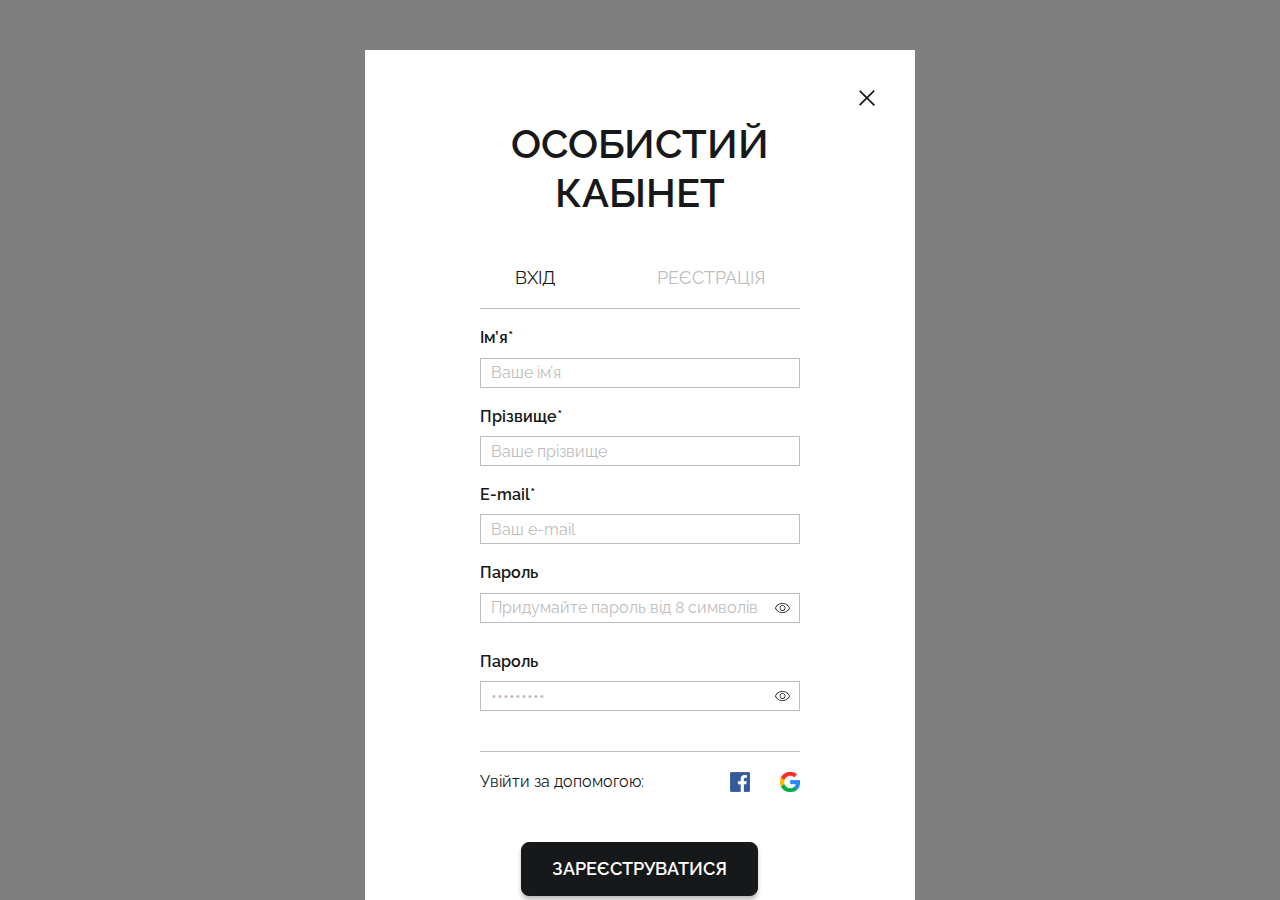
<file: login-popup.html>
<html lang="ua">
<head>
	<meta charset="UTF-8">
	<meta name="viewport" content="width=device-width, initial-scale=1.0">
	<link rel="preconnect" href="https://fonts.googleapis.com">
	<link rel="preconnect" href="https://fonts.gstatic.com" crossorigin>
	<link href="https://fonts.googleapis.com/css2?family=Raleway:ital,wght@0,100;0,200;0,300;0,400;0,500;0,600;0,700;0,800;0,900;1,100;1,200;1,300;1,400;1,500;1,600;1,700;1,800;1,900&display=swap" rel="stylesheet">
	<link rel="stylesheet" href="assets/css/main.css">
	<link rel="stylesheet" href="assets/css/normalize.css">
	<title>Document</title>
</head>
<body>
	
	<div class="login">
		<div class="container">
			<img src="assets/images/icons/icon_esc.svg" alt="close icon" class="login__close">

			<div class="login__main">
				<h1 class="login__title">Особистий Кабінет</h1>
				<div class="login__header">
					<span class="login__header-item active">Вхід</span>
					<span class="login__header-item">Реєстрація</span>
				</div>
				<!-- Disabled below in inline styles -->
				<div class="login__body login__form-sign-in" style="display: none;">  
					<form class="login__form default-form" action="#">
						<div class="default-form__item">
							<label for="sign-in-form-login">Логін</label>
							<input placeholder="E-mail або номер телефону" type="text" id="sign-in-form-login">
						</div>
						<div class="default-form__item">
							<label for="sign-in-form-password">Пароль</label>
							<div class="default-form__password">
								<input placeholder="&bull;&bull;&bull;&bull;&bull;&bull;&bull;&bull;&bull;" type="password" id="sign-in-form-password">
								<img src="assets/images/icons/ic_eye.svg" alt="eye icon">
							</div>
							<span class="default-from__forgot-password">Забули пароль?</span>
						</div>
					</form>
					<div class="default-form__footer">
						<div class="default-form__socials">
							<span>Увійти за допомогою:</span>
							<a href="#"><img src="assets/images/icons/pic_facebook.svg" alt="facebook icon"></a>
							<a href="#"><img src="assets/images/icons/pic_google.svg" alt="google icon"></a>
						</div>
						<button class="button-dark">Увійти</button>
					</div>
				</div>
				<div class="login__body login__form-sign-up">
					<form class="default-form" action="#">
						<div class="default-form__item">
							<label for="sign-in-form-name">Ім’я*</label>
							<input placeholder="Ваше ім’я" type="text" id="sign-in-form-name">
						</div>
						<div class="default-form__item">
							<label for="sign-in-form-surname">Прізвище*</label>
							<input placeholder="Ваше прізвище" type="text" id="sign-in-form-surname">
						</div>
						<div class="default-form__item">
							<label for="sign-in-form-email">E-mail*</label>
							<input placeholder="Ваш e-mail" type="email" id="sign-in-form-email">
						</div>
						<div class="default-form__item">
							<label for="sign-in-form-password">Пароль</label>
							<div class="default-form__password">
								<input placeholder="Придумайте пароль від 8 символів" type="password" id="sign-in-form-password">
								<img src="assets/images/icons/ic_eye.svg" alt="eye icon">
							</div>
						</div>
						<div class="default-form__item">
							<label for="sign-in-form-password-confirm">Пароль</label>
							<div class="default-form__password">
								<input placeholder="&bull;&bull;&bull;&bull;&bull;&bull;&bull;&bull;&bull;" type="password" id="sign-in-form-password-confirm">
								<img src="assets/images/icons/ic_eye.svg" alt="eye icon">
							</div>
						</div>
					</form>
					<div class="default-form__footer">
						<div class="default-form__socials">
							<span>Увійти за допомогою:</span>
							<a href="#"><img src="assets/images/icons/pic_facebook.svg" alt="facebook icon"></a>
							<a href="#"><img src="assets/images/icons/pic_google.svg" alt="google icon"></a>
						</div>
						<button class="button-dark">Зареєструватися</button>
					</div>
				</div>
			</div>
		</div>
	</div>

</body>
</html>
</file>
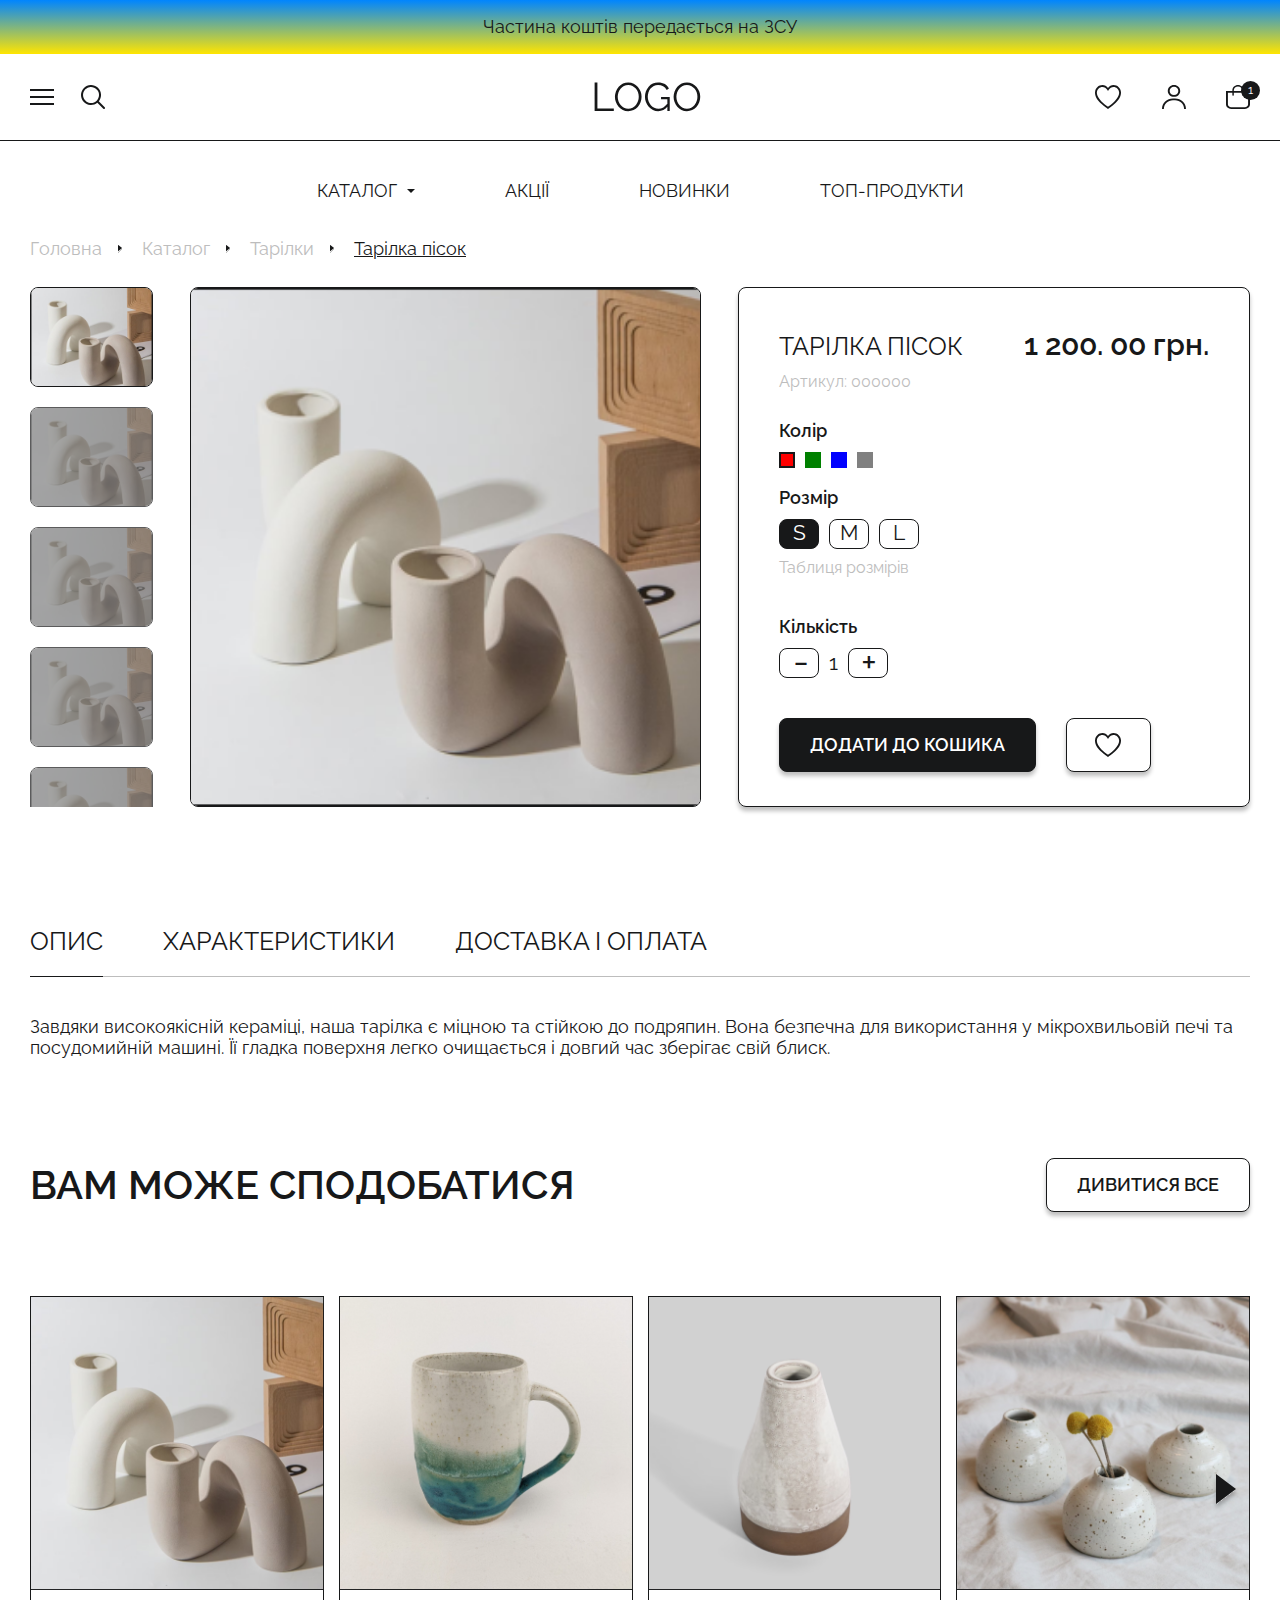
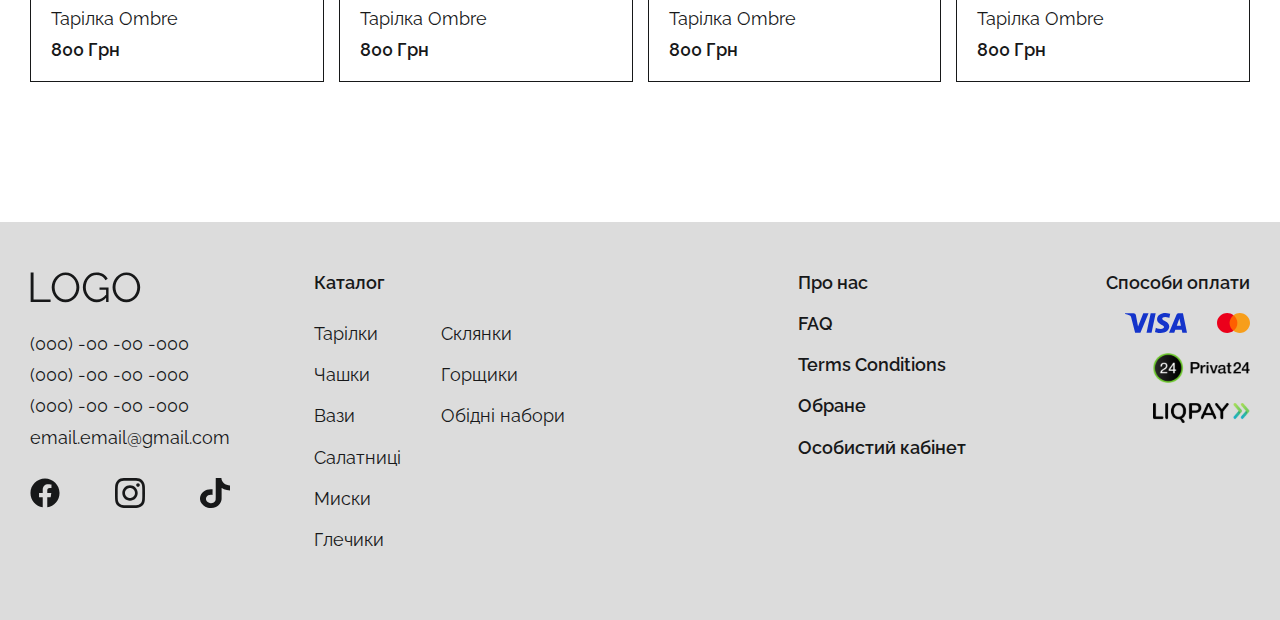
<file: product-page.html>
<html lang="ua">
<head>
	<meta charset="UTF-8">
	<meta name="viewport" content="width=device-width, initial-scale=1.0">
	<link rel="preconnect" href="https://fonts.googleapis.com">
	<link rel="preconnect" href="https://fonts.gstatic.com" crossorigin>
	<link href="https://fonts.googleapis.com/css2?family=Raleway:ital,wght@0,100;0,200;0,300;0,400;0,500;0,600;0,700;0,800;0,900;1,100;1,200;1,300;1,400;1,500;1,600;1,700;1,800;1,900&display=swap" rel="stylesheet">
	<link rel="stylesheet" href="assets/css/main.css">
	<link rel="stylesheet" href="assets/css/normalize.css">
	<title>Document</title>
</head>
<body>
	<div class="header-banner">
		<h4 class="header-banner__title">Частина коштів передається на ЗСУ</h4>
	</div>

	<header class="header">
		<div class="container">
			<div class="header__group header__group_left">
				<img class="header__icon" src="assets/images/icons/ic_menu.svg" alt="menu icon">
				<div class="header__search">
					<img class="header__icon" src="assets/images/icons/ic_search.svg" alt="search icon">
					<input type="text" placeholder="Пошук по назві товару">
				</div>
				<img class="header__logo" src="assets/images/icons/LOGO.svg" alt="logo image">
			</div>
			
			<div class="header__group">
				<img class="header__icon" src="assets/images/icons/ic_heart.svg" alt="heart icon">
				<img class="header__icon" src="assets/images/icons/ic_person.svg" alt="person icon">
				<div class="header__cart">
					<img class="header__icon" src="assets/images/icons/ic_cart.svg" alt="cart icon">
					<span id="header-cart-amount" class="header__cart-amount">1</span>
				</div>
			</div>
		</div>
	</header>

	<div class="home-hero">
		<div class="container">
			<nav class="nav">
				<div class="nav__item nav__dropdown-item">Каталог <img class="arrow-down" src="assets/images/icons/arrow_down.svg" alt="arrow down icon"></div>
				<a href="#" class="nav__item">Акції</a>
				<a href="#" class="nav__item">Новинки</a>
				<a href="#" class="nav__item">Топ-продукти</a>
			</nav>

			<div class="dropdown-menu__body">
				<div class="dropdown-menu__column">
					<h3 class="dropdown-menu__column-title">Тарілки</h3>
					<a href="#" class="dropdown-menu__column-item">Десертні</a>
					<a href="#" class="dropdown-menu__column-item">Салатні</a>
					<a href="#" class="dropdown-menu__column-item">Супові</a>
					<a href="#" class="dropdown-menu__column-item">Класичні</a>
					<a href="#" class="dropdown-menu__column-item">Мінімалістичні</a>
					<a href="#" class="dropdown-menu__column-item">Сучасні</a>
				</div>
				<div class="dropdown-menu__column">
					<h3 class="dropdown-menu__column-title">Чашки</h3>
					<a href="#" class="dropdown-menu__column-item">Порцеляна</a>
					<a href="#" class="dropdown-menu__column-item">Кераміка</a>
					<a href="#" class="dropdown-menu__column-item">Кришталеві</a>
					<a href="#" class="dropdown-menu__column-item">Кавові</a>
					<a href="#" class="dropdown-menu__column-item">Для чаю</a>
					<a href="#" class="dropdown-menu__column-item">Для капучино</a>
					<a href="#" class="dropdown-menu__column-item">Для еспресо</a>
				</div>
				<div class="dropdown-menu__column">
					<h3 class="dropdown-menu__column-title">Миски</h3>
					<a href="#" class="dropdown-menu__column-item">Супові</a>
					<a href="#" class="dropdown-menu__column-item">Салатні</a>
					<a href="#" class="dropdown-menu__column-item">Десертні</a>
					<a href="#" class="dropdown-menu__column-item">Для паст</a>
					<a href="#" class="dropdown-menu__column-item">Для закусок</a>
				</div>
				<div class="dropdown-menu__column">
					<h3 class="dropdown-menu__column-title">Горщики</h3>
					<a href="#" class="dropdown-menu__column-item">Для декору</a>
					<a href="#" class="dropdown-menu__column-item">Для саду</a>
					<a href="#" class="dropdown-menu__column-item">Для орхідей</a>
					<a href="#" class="dropdown-menu__column-item">Керамічні</a>
					<a href="#" class="dropdown-menu__column-item">Скляні</a>
					<a href="#" class="dropdown-menu__column-item">Глиняні</a>
				</div>
				<div class="dropdown-menu__column">
					<h3 class="dropdown-menu__column-title">Вази</h3>
					<a href="#" class="dropdown-menu__column-item">Керамічні</a>
					<a href="#" class="dropdown-menu__column-item">Порцелянові</a>
					<a href="#" class="dropdown-menu__column-item">Скляні</a>
					<a href="#" class="dropdown-menu__column-item">Круглі</a>
					<a href="#" class="dropdown-menu__column-item">Овальні</a>
					<a href="#" class="dropdown-menu__column-item">Асиметричні</a>
				</div>
				<div class="dropdown-menu__column">
					<h3 class="dropdown-menu__column-title">Набори</h3>
					<a href="#" class="dropdown-menu__column-item">Тарілки + чашки</a>
					<a href="#" class="dropdown-menu__column-item">Склянки</a>
					<a href="#" class="dropdown-menu__column-item">Для чаю</a>
					<a href="#" class="dropdown-menu__column-item">Сервірування</a>
				</div>
				<div class="dropdown-menu__column">
					<h3 class="dropdown-menu__column-title">Глечики</h3>
					<a href="#" class="dropdown-menu__column-item">Керамічні</a>
					<a href="#" class="dropdown-menu__column-item">Порцелянові</a>
					<a href="#" class="dropdown-menu__column-item">Скляні</a>
					<a href="#" class="dropdown-menu__column-item">Круглі</a>
					<a href="#" class="dropdown-menu__column-item">Овальні</a>
					<a href="#" class="dropdown-menu__column-item">Асиметричні</a>
				</div>
			</div>
		</div>
	</div>

	<div style="padding: 0 0 3rem;">
		<div class="breadcrumbs">
			<div class="container">
				<div class="breadcrumbs__links">
					<a href="#" class="breadcrumbs__link">Головна</a>
					<a href="#" class="breadcrumbs__link">Каталог</a>
					<a href="#" class="breadcrumbs__link">Тарілки</a>
					<a href="#" class="breadcrumbs__link active">Тарілкa пісок</a>
				</div>
			</div>
		</div>
	</div>

	<div class="product">
		<div class="container">
			<div class="product__main">
				<div class="product__miniatures">
					<img src="assets/images/home/img_product_13.png" alt="product image" class="product__miniature active">
					<img src="assets/images/home/img_product_13.png" alt="product image" class="product__miniature">
					<img src="assets/images/home/img_product_13.png" alt="product image" class="product__miniature">
					<img src="assets/images/home/img_product_13.png" alt="product image" class="product__miniature">
					<img src="assets/images/home/img_product_13.png" alt="product image" class="product__miniature">
					<img src="assets/images/home/img_product_13.png" alt="product image" class="product__miniature">
				</div>
				<div class="product__image">
					<img src="assets/images/home/img_product_13.png" alt="product image">
				</div>
				<div class="product__card product-card">
					<div class="product-card__header">
						<h2 class="product-card__title">Тарілка Пісок</h2>
						<span class="product-card__price">1 200. 00 грн.</span>
						<span class="product-card__number">Артикул: 000000</span>
					</div>
					<div class="product-card__color">
						Колір
						<div>
							<span style="background: red;" class="product-card__color-item active"></span>
							<span style="background: green;" class="product-card__color-item"></span>
							<span style="background: blue;" class="product-card__color-item"></span>
							<span style="background: grey;" class="product-card__color-item"></span>
						</div>
					</div>
					<div class="product-card__size">
						Розмір
						<div>
							<span class="product-card__size-item active">S</span>
							<span class="product-card__size-item">M</span>
							<span class="product-card__size-item">L</span>
						</div>
						<span>Таблиця розмірів</span>
					</div>
					<div class="product-card__amount">
						Кількість
						<div class="change-amount">
							<span class="change-amount__less"></span>
							<span class="change-amount__counter">1</span>
							<span class="change-amount__more"></span>
						</div>
					</div>
					<div class="product-card__footer">
						<span class="button-dark">Додати до кошика</span>
						<span class="button-white heart"></span>
					</div>
				</div>
			</div>

			<div class="product__description">
				<div class="product__description-header">
					<h3 class="product__description-title active">Опис</h3>
					<h3 class="product__description-title">Характеристики</h3>
					<h3 class="product__description-title">Доставка і оплата</h3>
				</div>
				<p class="product__description-body">
					Завдяки високоякісній кераміці, наша тарілка є міцною та стійкою до подряпин. Вона безпечна для використання у мікрохвильовій печі та посудомийній машині. Її гладка поверхня легко очищається і довгий час зберігає свій блиск.
				</p>
			</div>

			<div class="product__cards">
				<div class="product__cards-header">
					<h2 class="product__cards-title">Вам може Сподобатися</h2>
					<a href="#" class="button-white">Дивитися все</a>
				</div>
				<div class="default-cards">
					<div class="default-cards__next active"><img src="assets/images/icons/arrow_right.svg" alt="arrow right"></div>
					<div class="default-cards__previous"><img src="assets/images/icons/arrow_left.svg" alt="arrow left"></div>
					<div class="default-card">
						<img src="assets/images/home/img_product_13.png" alt="product image" class="default-card__img">
						<div class="default-card__info">
							<span class="default-card__title">Тарілка Ombre</span>
							<span class="default-card__price">800 грн</span>
						</div>
					</div>
					<div class="default-card">
						<img src="assets/images/home/img_product_14.png" alt="product image" class="default-card__img">
						<div class="default-card__info">
							<span class="default-card__title">Тарілка Ombre</span>
							<span class="default-card__price">800 грн</span>
						</div>
					</div>
					<div class="default-card">
						<img src="assets/images/home/img_product_15.png" alt="product image" class="default-card__img">
						<div class="default-card__info">
							<span class="default-card__title">Тарілка Ombre</span>
							<span class="default-card__price">800 грн</span>
						</div>
					</div>
					<div class="default-card">
						<img src="assets/images/home/img_product_16.png" alt="product image" class="default-card__img">
						<div class="default-card__info">
							<span class="default-card__title">Тарілка Ombre</span>
							<span class="default-card__price">800 грн</span>
						</div>
					</div>
				</div>
			</div>
		</div>
	</div>

	<footer class="footer">
		<div class="container">
			<div class="footer__body">
				<div class="footer__contacts">
					<img src="assets/images/icons/LOGO.svg" alt="logo image" class="footer__logo">
					<span class="footer__contacts-item">(000) -00 -00 -000</span>
					<span class="footer__contacts-item">(000) -00 -00 -000</span>
					<span class="footer__contacts-item">(000) -00 -00 -000</span>
					<span class="footer__contacts-item">email.email@gmail.com</span>
					<div class="footer__contacts-socials">
						<img src="assets/images/icons/facebook.svg" alt="facebook icon" class="footer__contacts-social">
						<img src="assets/images/icons/inst.svg" alt="instagram icon" class="footer__contacts-social">
						<img src="assets/images/icons/tik-tok.svg" alt="tik-tok icon" class="footer__contacts-social">
					</div>
				</div>
				<div class="footer__catalog">
					<h4 class="footer__catalog-title">Каталог</h4>
					<div class="footer__catalog-items">
						<a href="#" class="footer__catalog-item">Тарілки</a>
						<a href="#" class="footer__catalog-item">Чашки</a>
						<a href="#" class="footer__catalog-item">Вази</a>
						<a href="#" class="footer__catalog-item">Салатниці</a>
						<a href="#" class="footer__catalog-item">Миски</a>
						<a href="#" class="footer__catalog-item">Глечики</a>
						<a href="#" class="footer__catalog-item">Склянки</a>
						<a href="#" class="footer__catalog-item">Горщики</a>
						<a href="#" class="footer__catalog-item">Обідні набори</a>
					</div>
				</div>
				<div class="footer__links">
					<a href="#" class="footer__link">Про нас</a>
					<a href="#" class="footer__link">FAQ</a>
					<a href="#" class="footer__link">Terms Conditions</a>
					<a href="#" class="footer__link">Обране</a>
					<a href="#" class="footer__link">Особистий кабінет</a>
				</div>
				<div class="footer__payment">
					<h4 class="footer__payment-title">Способи оплати</h4>
					<div class="footer__payment-icons">
						<img src="assets/images/icons/visa.svg" alt="visa icon" class="footer__payment-icon">
						<img src="assets/images/icons/master-card.svg" alt="mastercard icon" class="footer__payment-icon">
						<img src="assets/images/icons/privat24.svg" alt="privat24 icon" class="footer__payment-icon">
						<img src="assets/images/icons/liqpay.svg" alt="liqpay icon" class="footer__payment-icon">
					</div>
				</div>
			</div>
		</div>
	</footer>
</body>
</html>
</file>
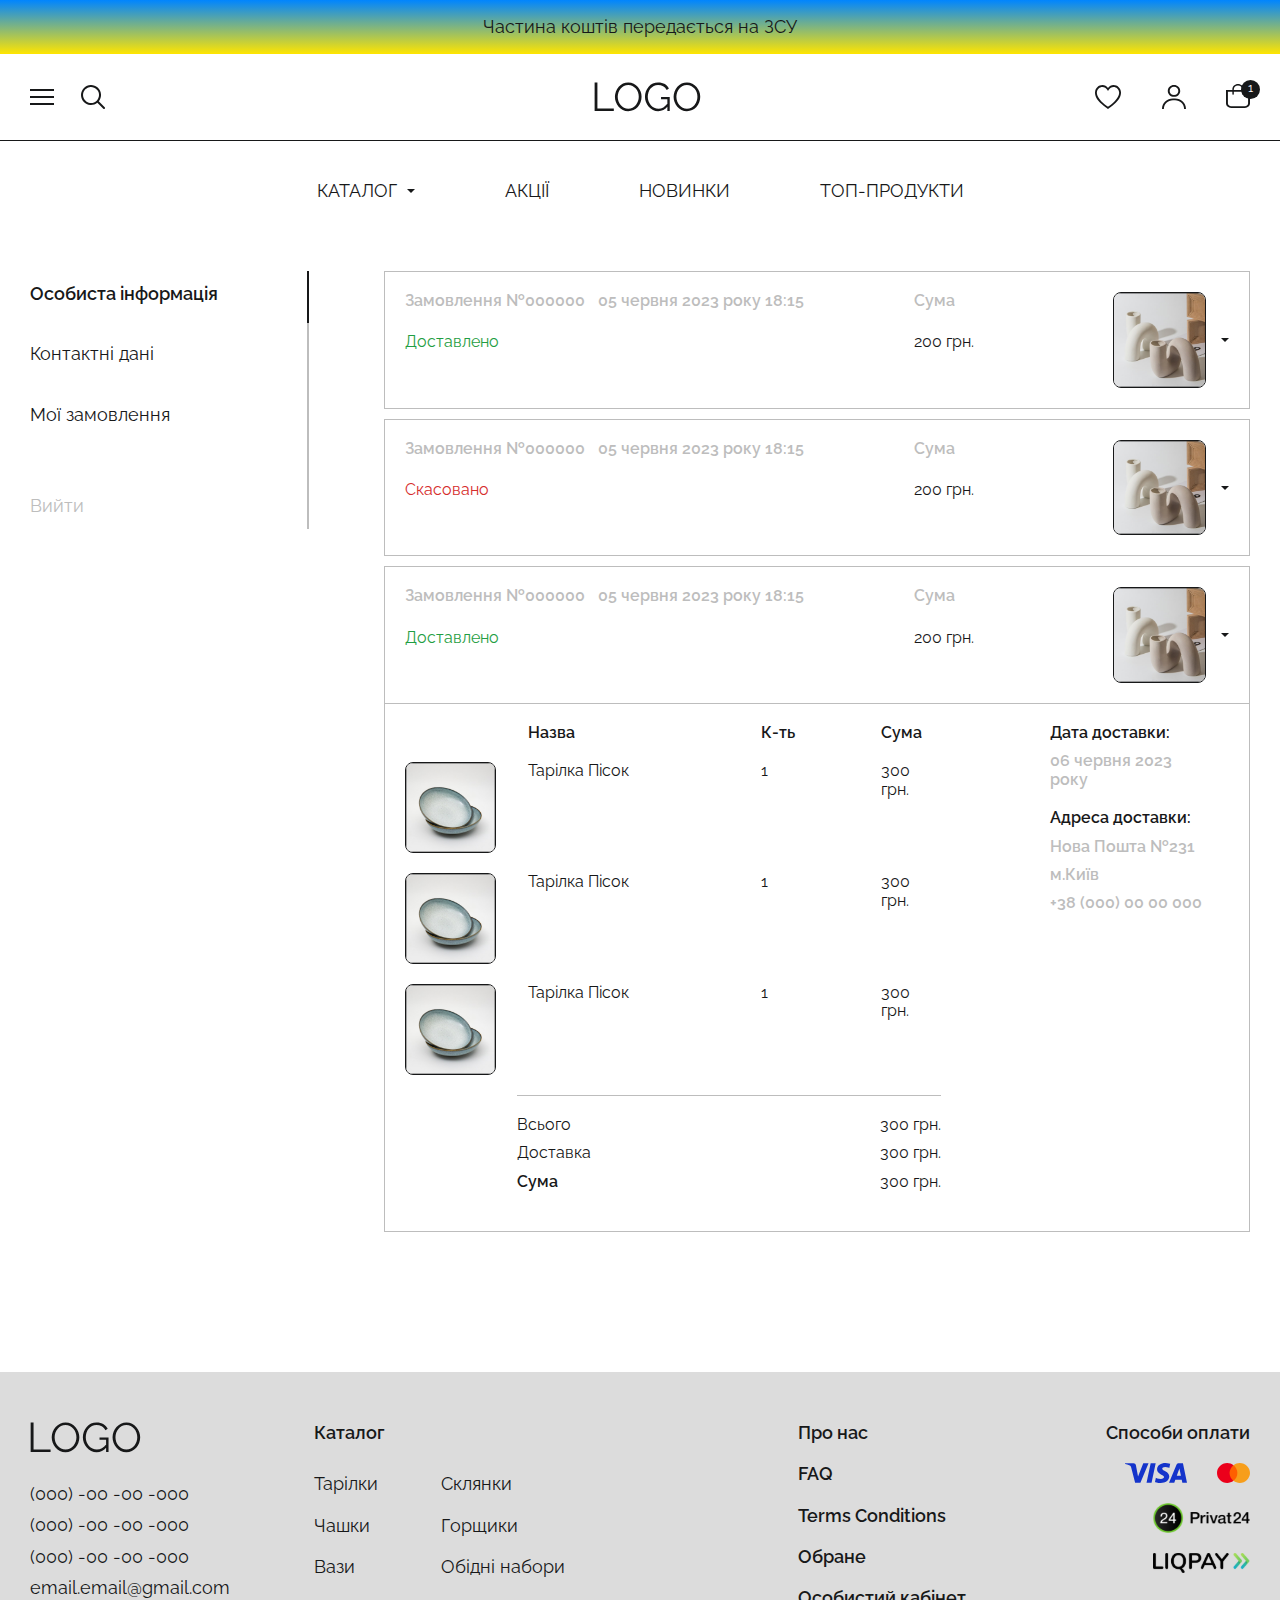
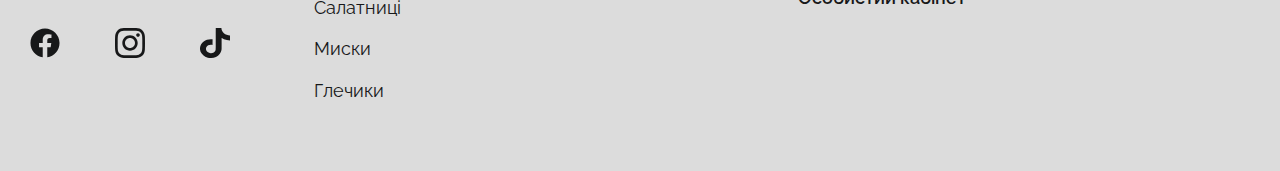
<file: profile.html>
<!DOCTYPE html>
<html lang="ua">
<head>
	<meta charset="UTF-8">
	<meta name="viewport" content="width=device-width, initial-scale=1.0">
	<link rel="preconnect" href="https://fonts.googleapis.com">
	<link rel="preconnect" href="https://fonts.gstatic.com" crossorigin>
	<link href="https://fonts.googleapis.com/css2?family=Raleway:ital,wght@0,100;0,200;0,300;0,400;0,500;0,600;0,700;0,800;0,900;1,100;1,200;1,300;1,400;1,500;1,600;1,700;1,800;1,900&display=swap" rel="stylesheet">
	<link rel="stylesheet" href="assets/css/main.css">
	<link rel="stylesheet" href="assets/css/normalize.css">
	<title>Document</title>
</head>
<body>

	<div class="header-banner">
		<h4 class="header-banner__title">Частина коштів передається на ЗСУ</h4>
	</div>

	<header class="header">
		<div class="container">
			<div class="header__group header__group_left">
				<img class="header__icon" src="assets/images/icons/ic_menu.svg" alt="menu icon">
				<div class="header__search">
					<img class="header__icon" src="assets/images/icons/ic_search.svg" alt="search icon">
					<input type="text" placeholder="Пошук по назві товару">
				</div>
				<img class="header__logo" src="assets/images/icons/LOGO.svg" alt="logo image">
			</div>
			
			<div class="header__group">
				<img class="header__icon" src="assets/images/icons/ic_heart.svg" alt="heart icon">
				<img class="header__icon" src="assets/images/icons/ic_person.svg" alt="person icon">
				<div class="header__cart">
					<img class="header__icon" src="assets/images/icons/ic_cart.svg" alt="cart icon">
					<span id="header-cart-amount" class="header__cart-amount">1</span>
				</div>
			</div>
		</div>
	</header>

	<div class="search-results">
		<div class="container">
			<div class="search-results__card">
				<img src="assets/images/home/img_product_1.png" alt="product image" class="search-results__card-img">
				<div class="search-results__card-text">
					<h4 class="search-results__card-title">Назва товару</h4>
					<span class="search-results__card-price">1 200 грн</span>
				</div>
			</div>
			<div class="search-results__card">
				<img src="assets/images/home/img_product_1.png" alt="product image" class="search-results__card-img">
				<div class="search-results__card-text">
					<h4 class="search-results__card-title">Назва товару</h4>
					<span class="search-results__card-price">1 200 грн</span>
				</div>
			</div>
		</div>
	</div>

	<div class="burger-menu">
		<div class="burger-menu__item dropdown-menu">
			<div class="dropdown-menu__title">Каталог <img src="assets/images/icons/arrow_down.svg" alt="arrow down icon"></div>
			<div class="dropdown-menu__body container">
				<div class="dropdown-menu__column">
					<h3 class="dropdown-menu__column-title">Тарілки</h3>
					<a href="#" class="dropdown-menu__column-item">Десертні</a>
					<a href="#" class="dropdown-menu__column-item">Салатні</a>
					<a href="#" class="dropdown-menu__column-item">Супові</a>
					<a href="#" class="dropdown-menu__column-item">Класичні</a>
					<a href="#" class="dropdown-menu__column-item">Мінімалістичні</a>
					<a href="#" class="dropdown-menu__column-item">Сучасні</a>
				</div>
				<div class="dropdown-menu__column">
					<h3 class="dropdown-menu__column-title">Чашки</h3>
					<a href="#" class="dropdown-menu__column-item">Порцеляна</a>
					<a href="#" class="dropdown-menu__column-item">Кераміка</a>
					<a href="#" class="dropdown-menu__column-item">Кришталеві</a>
					<a href="#" class="dropdown-menu__column-item">Кавові</a>
					<a href="#" class="dropdown-menu__column-item">Для чаю</a>
					<a href="#" class="dropdown-menu__column-item">Для капучино</a>
					<a href="#" class="dropdown-menu__column-item">Для еспресо</a>
				</div>
				<div class="dropdown-menu__column">
					<h3 class="dropdown-menu__column-title">Миски</h3>
					<a href="#" class="dropdown-menu__column-item">Супові</a>
					<a href="#" class="dropdown-menu__column-item">Салатні</a>
					<a href="#" class="dropdown-menu__column-item">Десертні</a>
					<a href="#" class="dropdown-menu__column-item">Для паст</a>
					<a href="#" class="dropdown-menu__column-item">Для закусок</a>
				</div>
				<div class="dropdown-menu__column">
					<h3 class="dropdown-menu__column-title">Горщики</h3>
					<a href="#" class="dropdown-menu__column-item">Для декору</a>
					<a href="#" class="dropdown-menu__column-item">Для саду</a>
					<a href="#" class="dropdown-menu__column-item">Для орхідей</a>
					<a href="#" class="dropdown-menu__column-item">Керамічні</a>
					<a href="#" class="dropdown-menu__column-item">Скляні</a>
					<a href="#" class="dropdown-menu__column-item">Глиняні</a>
				</div>
				<div class="dropdown-menu__column">
					<h3 class="dropdown-menu__column-title">Вази</h3>
					<a href="#" class="dropdown-menu__column-item">Керамічні</a>
					<a href="#" class="dropdown-menu__column-item">Порцелянові</a>
					<a href="#" class="dropdown-menu__column-item">Скляні</a>
					<a href="#" class="dropdown-menu__column-item">Круглі</a>
					<a href="#" class="dropdown-menu__column-item">Овальні</a>
					<a href="#" class="dropdown-menu__column-item">Асиметричні</a>
				</div>
				<div class="dropdown-menu__column">
					<h3 class="dropdown-menu__column-title">Набори</h3>
					<a href="#" class="dropdown-menu__column-item">Тарілки + чашки</a>
					<a href="#" class="dropdown-menu__column-item">Склянки</a>
					<a href="#" class="dropdown-menu__column-item">Для чаю</a>
					<a href="#" class="dropdown-menu__column-item">Сервірування</a>
				</div>
				<div class="dropdown-menu__column">
					<h3 class="dropdown-menu__column-title">Глечики</h3>
					<a href="#" class="dropdown-menu__column-item">Керамічні</a>
					<a href="#" class="dropdown-menu__column-item">Порцелянові</a>
					<a href="#" class="dropdown-menu__column-item">Скляні</a>
					<a href="#" class="dropdown-menu__column-item">Круглі</a>
					<a href="#" class="dropdown-menu__column-item">Овальні</a>
					<a href="#" class="dropdown-menu__column-item">Асиметричні</a>
				</div>
			</div>
		</div>
		<a href="#" class="burger-menu__item">Акції</a>
		<a href="#" class="burger-menu__item">Новинки</a>
		<a href="#" class="burger-menu__item">Топ-продукти</a>
		<a href="#" class="burger-menu__item">FAQ</a>
		<a href="#" class="burger-menu__item">Terms Conditions</a>
	</div>

	<div class="home-hero">
		<div class="container">
			<nav class="nav">
				<div class="nav__item nav__dropdown-item">Каталог <img class="arrow-down" src="assets/images/icons/arrow_down.svg" alt="arrow down icon"></div>
				<a href="#" class="nav__item">Акції</a>
				<a href="#" class="nav__item">Новинки</a>
				<a href="#" class="nav__item">Топ-продукти</a>
			</nav>

			<div class="dropdown-menu__body">
				<div class="dropdown-menu__column">
					<h3 class="dropdown-menu__column-title">Тарілки</h3>
					<a href="#" class="dropdown-menu__column-item">Десертні</a>
					<a href="#" class="dropdown-menu__column-item">Салатні</a>
					<a href="#" class="dropdown-menu__column-item">Супові</a>
					<a href="#" class="dropdown-menu__column-item">Класичні</a>
					<a href="#" class="dropdown-menu__column-item">Мінімалістичні</a>
					<a href="#" class="dropdown-menu__column-item">Сучасні</a>
				</div>
				<div class="dropdown-menu__column">
					<h3 class="dropdown-menu__column-title">Чашки</h3>
					<a href="#" class="dropdown-menu__column-item">Порцеляна</a>
					<a href="#" class="dropdown-menu__column-item">Кераміка</a>
					<a href="#" class="dropdown-menu__column-item">Кришталеві</a>
					<a href="#" class="dropdown-menu__column-item">Кавові</a>
					<a href="#" class="dropdown-menu__column-item">Для чаю</a>
					<a href="#" class="dropdown-menu__column-item">Для капучино</a>
					<a href="#" class="dropdown-menu__column-item">Для еспресо</a>
				</div>
				<div class="dropdown-menu__column">
					<h3 class="dropdown-menu__column-title">Миски</h3>
					<a href="#" class="dropdown-menu__column-item">Супові</a>
					<a href="#" class="dropdown-menu__column-item">Салатні</a>
					<a href="#" class="dropdown-menu__column-item">Десертні</a>
					<a href="#" class="dropdown-menu__column-item">Для паст</a>
					<a href="#" class="dropdown-menu__column-item">Для закусок</a>
				</div>
				<div class="dropdown-menu__column">
					<h3 class="dropdown-menu__column-title">Горщики</h3>
					<a href="#" class="dropdown-menu__column-item">Для декору</a>
					<a href="#" class="dropdown-menu__column-item">Для саду</a>
					<a href="#" class="dropdown-menu__column-item">Для орхідей</a>
					<a href="#" class="dropdown-menu__column-item">Керамічні</a>
					<a href="#" class="dropdown-menu__column-item">Скляні</a>
					<a href="#" class="dropdown-menu__column-item">Глиняні</a>
				</div>
				<div class="dropdown-menu__column">
					<h3 class="dropdown-menu__column-title">Вази</h3>
					<a href="#" class="dropdown-menu__column-item">Керамічні</a>
					<a href="#" class="dropdown-menu__column-item">Порцелянові</a>
					<a href="#" class="dropdown-menu__column-item">Скляні</a>
					<a href="#" class="dropdown-menu__column-item">Круглі</a>
					<a href="#" class="dropdown-menu__column-item">Овальні</a>
					<a href="#" class="dropdown-menu__column-item">Асиметричні</a>
				</div>
				<div class="dropdown-menu__column">
					<h3 class="dropdown-menu__column-title">Набори</h3>
					<a href="#" class="dropdown-menu__column-item">Тарілки + чашки</a>
					<a href="#" class="dropdown-menu__column-item">Склянки</a>
					<a href="#" class="dropdown-menu__column-item">Для чаю</a>
					<a href="#" class="dropdown-menu__column-item">Сервірування</a>
				</div>
				<div class="dropdown-menu__column">
					<h3 class="dropdown-menu__column-title">Глечики</h3>
					<a href="#" class="dropdown-menu__column-item">Керамічні</a>
					<a href="#" class="dropdown-menu__column-item">Порцелянові</a>
					<a href="#" class="dropdown-menu__column-item">Скляні</a>
					<a href="#" class="dropdown-menu__column-item">Круглі</a>
					<a href="#" class="dropdown-menu__column-item">Овальні</a>
					<a href="#" class="dropdown-menu__column-item">Асиметричні</a>
				</div>
			</div>
		</div>
	</div>

	<div class="profile">
		<div class="container">
			<div class="profile__nav">
				<div class="profile__nav-item active">Особиста інформація</div>
				<div class="profile__nav-item">Контактні дані</div>
				<div class="profile__nav-item">Мої замовлення</div>
				<a href="#" class="profile__nav-item exit">Вийти</a>
			</div>
			<!-- Disabled below in inline styles -->
			<form id="profile-form-personal-info" class="profile__form default-form" style="display: none;">
				<div class="default-form__item">
					<label for="personal-info-name">Ім’я</label>
					<input type="text" id="personal-info-name" placeholder="Ваше ім'я">
				</div>
				<div class="default-form__item">
					<label for="personal-info-surname">Прізвище</label>
					<input type="text" id="personal-info-surname" placeholder="Ваше прізвище">
				</div>
				<div class="default-form__item">
					<label for="personal-info-patronymic">По-батькові</label>
					<input type="text" id="personal-info-patronymic" placeholder="Ваше по-батькові">
				</div>
				<div class="default-form__item">
					<label for="personal-info-phone">Номер телефону</label>
					<input type="number" id="personal-info-phone" placeholder="+38 (000) 00 00 000">
				</div>
				<div class="default-form__item">
					<label for="personal-info-email">E-mail</label>
					<input type="email" id="personal-info-email" placeholder="Ваш e-mail">
				</div>
				<button class="button-white">Зберегти</button>
			</form>

			<!-- Disabled below in inline styles -->
			<form id="profile-form-personal-info" class="profile__form default-form" style="display: none;">
				<div class="default-form__item">
					<label for="personal-info-name">Ім’я</label>
					<input type="text" id="personal-info-name" placeholder="Ваше ім'я">
				</div>
				<div class="default-form__item">
					<label for="personal-info-surname">Прізвище</label>
					<input type="text" id="personal-info-surname" placeholder="Ваше прізвище">
				</div>
				<div class="default-form__item">
					<label for="personal-info-patronymic">По-батькові</label>
					<input type="text" id="personal-info-patronymic" placeholder="Ваше по-батькові">
				</div>
				<div class="default-form__item">
					<label for="personal-info-phone">Номер телефону</label>
					<input type="number" id="personal-info-phone" placeholder="+38 (000) 00 00 000">
				</div>
				<div class="default-form__item">
					<label for="personal-info-patronymic">Місто</label>
					<input type="text" id="personal-info-patronymic" placeholder="Ваше Місто">
				</div>
				<div class="default-form__item">
					<label for="personal-info-patronymic">Вулиця</label>
					<input type="text" id="personal-info-patronymic" placeholder="Ваша Вулиця">
				</div>
				<div class="default-form__item-group">
					<div class="default-form__item">
						<label for="personal-info-patronymic">Будинок</label>
						<input type="text" id="personal-info-patronymic" placeholder="№ будинку">
					</div>
					<div class="default-form__item">
						<label for="personal-info-patronymic">Квартира</label>
						<input type="text" id="personal-info-patronymic" placeholder="№ квартири">
					</div>
				</div>
				<div class="default-form__item">
					<label for="personal-info-patronymic">Нова Пошта</label>
					<select name="street" id="personal-info-patronymic">
						<option value="test option 1">-- № пошти --</option>
						<option value="test option 1">test option 1</option>
						<option value="test option 2">test option 2</option>
					</select>
				</div>
				<div class="default-form__item">
					<label for="personal-info-patronymic">Укр пошта</label>
					<select name="street" id="personal-info-patronymic">
						<option value="test option 1">-- № пошти --</option>
						<option value="test option 1">test option 1</option>
						<option value="test option 2">test option 2</option>
					</select>
				</div>
				<button class="button-white">Зберегти</button>
			</form>

			<div class="profile-orders">
				<div class="profile-card order-card">
					<div class="order-card__header">
						<div class="order-card__info-column first-col">
							<div>
								<span style="margin-right: 1rem;" class="order-card__info-text order-card__info-text_grey">Замовлення №000000</span>
								<span class="order-card__info-text order-card__info-text_grey">05 червня 2023 року 18:15</span>
							</div>
							<span class="order-card__info-text order-card__info-text_green">Доставлено</span>
						</div>
						<div class="order-card__info-column second-col">
							<span class="order-card__info-text order-card__info-text_grey">Сума</span>
							<span class="order-card__info-text order-card__info-text">200 грн.</span>
						</div>
						<div class="order-card__image-container third-col">
							<img src="assets/images/home/img_product_13.png" alt="image card" class="order-card__image">
						</div>
						<img class="order-card__arrow-down-icon" src="assets/images/icons/arrow_down.svg" alt="arrow down icon">
					</div>
					<!-- <div class="order-card__body">
						<div class="order-card-body__left">
							<div class="order-card-body__left-header">
								<span class="order-card-body__left-text order-card-body__left-text_black second-col">Назва</span>
								<span class="order-card-body__left-text order-card-body__left-text_black third-col">К-ть</span>
								<span class="order-card-body__left-text order-card-body__left-text_black fourth">Сума</span>
							</div>
							<div class="order-card-body__product">
								<img src="assets/images/home/img_product_11.png" alt="product image" class="order-card-body__product-img first-col">
								<span class="order-card-body__left-text second-col">Тарілка Пісок</span>
								<span class="order-card-body__left-text third-col">1</span>
								<span class="order-card-body__left-text fourth-col">300 грн. </span>
							</div>
						</div>
					</div> -->
				</div>
				<div class="profile-card order-card">
					<div class="order-card__header">
						<div class="order-card__info-column first-col">
							<div>
								<span style="margin-right: 1rem;" class="order-card__info-text order-card__info-text_grey">Замовлення №000000</span>
								<span class="order-card__info-text order-card__info-text_grey">05 червня 2023 року 18:15</span>
							</div>
							<span class="order-card__info-text order-card__info-text_red">Скасовано</span>
						</div>
						<div class="order-card__info-column second-col">
							<span class="order-card__info-text order-card__info-text_grey">Сума</span>
							<span class="order-card__info-text order-card__info-text">200 грн.</span>
						</div>
						<div class="order-card__image-container third-col">
							<img src="assets/images/home/img_product_13.png" alt="image card" class="order-card__image">
						</div>
						<img class="order-card__arrow-down-icon" src="assets/images/icons/arrow_down.svg" alt="arrow down icon">
					</div>
					<!-- <div class="order-card__body">
						<div class="order-card-body__left">
							<div class="order-card-body__left-header">
								<span class="order-card-body__left-text order-card-body__left-text_black second-col">Назва</span>
								<span class="order-card-body__left-text order-card-body__left-text_black third-col">К-ть</span>
								<span class="order-card-body__left-text order-card-body__left-text_black fourth">Сума</span>
							</div>
							<div class="order-card-body__product">
								<img src="assets/images/home/img_product_11.png" alt="product image" class="order-card-body__product-img first-col">
								<span class="order-card-body__left-text second-col">Тарілка Пісок</span>
								<span class="order-card-body__left-text third-col">1</span>
								<span class="order-card-body__left-text fourth-col">300 грн. </span>
							</div>
						</div>
					</div> -->
				</div>
				<div class="profile-card order-card">
					<div class="order-card__header">
						<div class="order-card__info-column first-col">
							<div>
								<span style="margin-right: 1rem;" class="order-card__info-text order-card__info-text_grey">Замовлення №000000</span>
								<span class="order-card__info-text order-card__info-text_grey">05 червня 2023 року 18:15</span>
							</div>
							<span class="order-card__info-text order-card__info-text_green">Доставлено</span>
						</div>
						<div class="order-card__info-column second-col">
							<span class="order-card__info-text order-card__info-text_grey">Сума</span>
							<span class="order-card__info-text order-card__info-text">200 грн.</span>
						</div>
						<div class="order-card__image-container third-col">
							<img src="assets/images/home/img_product_13.png" alt="image card" class="order-card__image">
						</div>
						<img class="order-card__arrow-down-icon" src="assets/images/icons/arrow_down.svg" alt="arrow down icon">
					</div>

					<div class="order-card__body order-card-body">
						<div class="order-card-body__left">
							<div class="order-card-body__left-header">
								<span class="order-card__info-text order-card__info-text_black second-col">Назва</span>
								<span class="order-card__info-text order-card__info-text_black third-col">К-ть</span>
								<span class="order-card__info-text order-card__info-text_black fourth-col">Сума</span>
							</div>
							<div class="order-card-body__product">
								<img src="assets/images/home/img_product_11.png" alt="product image" class="order-card-body__product-img first-col">
								<span class="order-card__info-text second-col">Тарілка Пісок</span>
								<span class="order-card__info-text third-col">1</span>
								<span class="order-card__info-text fourth-col">300 грн. </span>
							</div>
							<div class="order-card-body__product">
								<img src="assets/images/home/img_product_11.png" alt="product image" class="order-card-body__product-img first-col">
								<span class="order-card__info-text second-col">Тарілка Пісок</span>
								<span class="order-card__info-text third-col">1</span>
								<span class="order-card__info-text fourth-col">300 грн. </span>
							</div>
							<div class="order-card-body__product">
								<img src="assets/images/home/img_product_11.png" alt="product image" class="order-card-body__product-img first-col">
								<span class="order-card__info-text second-col">Тарілка Пісок</span>
								<span class="order-card__info-text third-col">1</span>
								<span class="order-card__info-text fourth-col">300 грн. </span>
							</div>
							<div class="order-card-body__footer">
								<div class="order-card-body__footer-item">
									<span class="order-card__info-text">Всього </span>
									<span class="order-card__info-text">300 грн. </span>
								</div>
								<div class="order-card-body__footer-item">
									<span class="order-card__info-text">Доставка</span>
									<span class="order-card__info-text">300 грн. </span>
								</div>
								<div class="order-card-body__footer-item">
									<span class="order-card__info-text order-card__info-text_black">Сума</span>
									<span class="order-card__info-text">300 грн. </span>
								</div>
							</div>
						</div>
						<div class="order-card-body__right">
							<div>
								<span class="order-card__info-text order-card__info-text_black">Дата доставки:</span>
								<span class="order-card__info-text order-card__info-text_grey">06 червня 2023 року</span>
							</div>
							<div>
								<span class="order-card__info-text order-card__info-text_black">Адреса доставки:</span>
								<span class="order-card__info-text order-card__info-text_grey">Нова Пошта №231</span>
								<span class="order-card__info-text order-card__info-text_grey">м.Київ</span>
								<span class="order-card__info-text order-card__info-text_grey">+38 (000) 00 00 000</span>
							</div>
						</div>
					</div>
				</div>
			</div>
			  
		</div>
	</div> 

	<footer class="footer">
		<div class="container">
			<div class="footer__body">
				<div class="footer__contacts">
					<img src="assets/images/icons/LOGO.svg" alt="logo image" class="footer__logo">
					<span class="footer__contacts-item">(000) -00 -00 -000</span>
					<span class="footer__contacts-item">(000) -00 -00 -000</span>
					<span class="footer__contacts-item">(000) -00 -00 -000</span>
					<span class="footer__contacts-item">email.email@gmail.com</span>
					<div class="footer__contacts-socials">
						<img src="assets/images/icons/facebook.svg" alt="facebook icon" class="footer__contacts-social">
						<img src="assets/images/icons/inst.svg" alt="instagram icon" class="footer__contacts-social">
						<img src="assets/images/icons/tik-tok.svg" alt="tik-tok icon" class="footer__contacts-social">
					</div>
				</div>
				<div class="footer__catalog">
					<h4 class="footer__catalog-title">Каталог</h4>
					<div class="footer__catalog-items">
						<a href="#" class="footer__catalog-item">Тарілки</a>
						<a href="#" class="footer__catalog-item">Чашки</a>
						<a href="#" class="footer__catalog-item">Вази</a>
						<a href="#" class="footer__catalog-item">Салатниці</a>
						<a href="#" class="footer__catalog-item">Миски</a>
						<a href="#" class="footer__catalog-item">Глечики</a>
						<a href="#" class="footer__catalog-item">Склянки</a>
						<a href="#" class="footer__catalog-item">Горщики</a>
						<a href="#" class="footer__catalog-item">Обідні набори</a>
					</div>
				</div>
				<div class="footer__links">
					<a href="#" class="footer__link">Про нас</a>
					<a href="#" class="footer__link">FAQ</a>
					<a href="#" class="footer__link">Terms Conditions</a>
					<a href="#" class="footer__link">Обране</a>
					<a href="#" class="footer__link">Особистий кабінет</a>
				</div>
				<div class="footer__payment">
					<h4 class="footer__payment-title">Способи оплати</h4>
					<div class="footer__payment-icons">
						<img src="assets/images/icons/visa.svg" alt="visa icon" class="footer__payment-icon">
						<img src="assets/images/icons/master-card.svg" alt="mastercard icon" class="footer__payment-icon">
						<img src="assets/images/icons/privat24.svg" alt="privat24 icon" class="footer__payment-icon">
						<img src="assets/images/icons/liqpay.svg" alt="liqpay icon" class="footer__payment-icon">
					</div>
				</div>
			</div>
		</div>
	</footer>
	
</body>
</html>
</file>
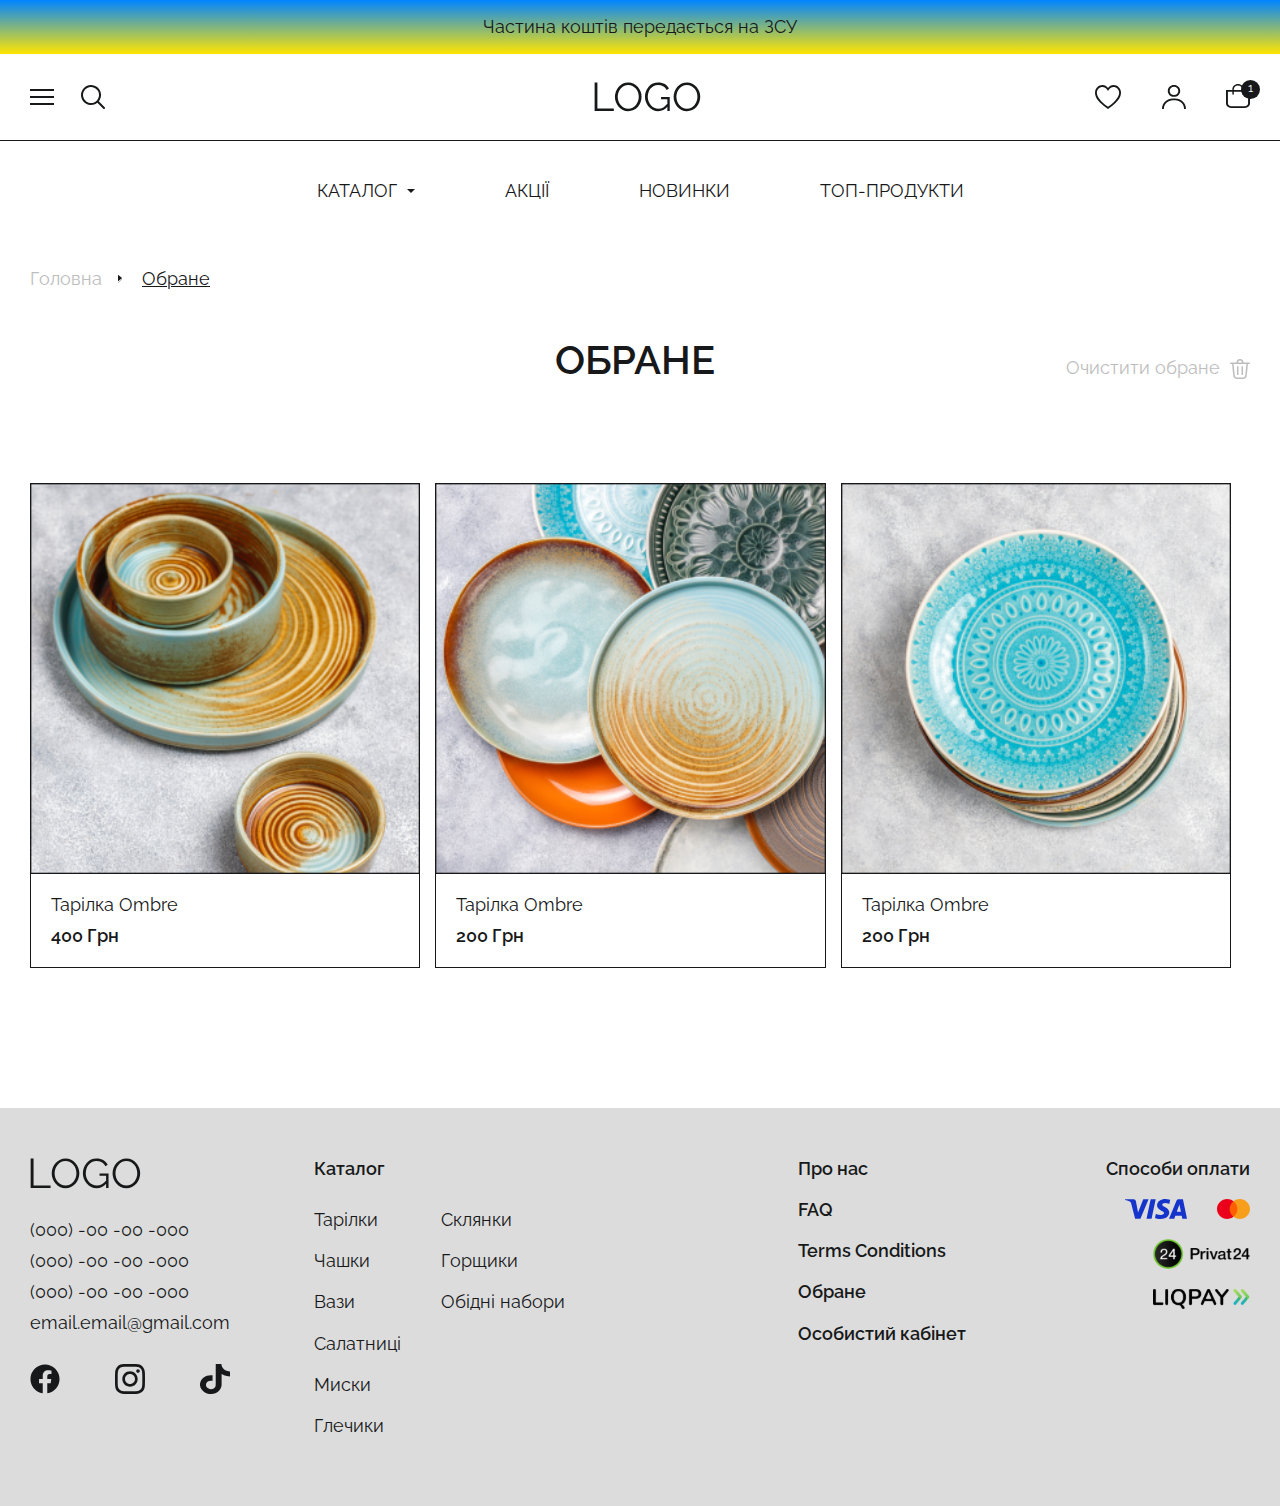
<file: selected.html>
<!DOCTYPE html>
<html lang="ua">
<head>
	<meta charset="UTF-8">
	<meta name="viewport" content="width=device-width, initial-scale=1.0">
	<link rel="preconnect" href="https://fonts.googleapis.com">
	<link rel="preconnect" href="https://fonts.gstatic.com" crossorigin>
	<link href="https://fonts.googleapis.com/css2?family=Raleway:ital,wght@0,100;0,200;0,300;0,400;0,500;0,600;0,700;0,800;0,900;1,100;1,200;1,300;1,400;1,500;1,600;1,700;1,800;1,900&display=swap" rel="stylesheet">
	<link rel="stylesheet" href="assets/css/main.css">
	<link rel="stylesheet" href="assets/css/normalize.css">
	<title>Document</title>
</head>
<body>

	<div class="header-banner">
		<h4 class="header-banner__title">Частина коштів передається на ЗСУ</h4>
	</div>

	<header class="header">
		<div class="container">
			<div class="header__group header__group_left">
				<img class="header__icon" src="assets/images/icons/ic_menu.svg" alt="menu icon">
				<div class="header__search">
					<img class="header__icon" src="assets/images/icons/ic_search.svg" alt="search icon">
					<input type="text" placeholder="Пошук по назві товару">
				</div>
				<img class="header__logo" src="assets/images/icons/LOGO.svg" alt="logo image">
			</div>
			
			<div class="header__group">
				<img class="header__icon" src="assets/images/icons/ic_heart.svg" alt="heart icon">
				<img class="header__icon" src="assets/images/icons/ic_person.svg" alt="person icon">
				<div class="header__cart">
					<img class="header__icon" src="assets/images/icons/ic_cart.svg" alt="cart icon">
					<span id="header-cart-amount" class="header__cart-amount">1</span>
				</div>
			</div>
		</div>
	</header>

	<div class="search-results">
		<div class="container">
			<div class="search-results__card">
				<img src="assets/images/home/img_product_1.png" alt="product image" class="search-results__card-img">
				<div class="search-results__card-text">
					<h4 class="search-results__card-title">Назва товару</h4>
					<span class="search-results__card-price">1 200 грн</span>
				</div>
			</div>
			<div class="search-results__card">
				<img src="assets/images/home/img_product_1.png" alt="product image" class="search-results__card-img">
				<div class="search-results__card-text">
					<h4 class="search-results__card-title">Назва товару</h4>
					<span class="search-results__card-price">1 200 грн</span>
				</div>
			</div>
		</div>
	</div>

	<div class="burger-menu">
		<div class="burger-menu__item dropdown-menu">
			<div class="dropdown-menu__title">Каталог <img src="assets/images/icons/arrow_down.svg" alt="arrow down icon"></div>
			<div class="dropdown-menu__body container">
				<div class="dropdown-menu__column">
					<h3 class="dropdown-menu__column-title">Тарілки</h3>
					<a href="#" class="dropdown-menu__column-item">Десертні</a>
					<a href="#" class="dropdown-menu__column-item">Салатні</a>
					<a href="#" class="dropdown-menu__column-item">Супові</a>
					<a href="#" class="dropdown-menu__column-item">Класичні</a>
					<a href="#" class="dropdown-menu__column-item">Мінімалістичні</a>
					<a href="#" class="dropdown-menu__column-item">Сучасні</a>
				</div>
				<div class="dropdown-menu__column">
					<h3 class="dropdown-menu__column-title">Чашки</h3>
					<a href="#" class="dropdown-menu__column-item">Порцеляна</a>
					<a href="#" class="dropdown-menu__column-item">Кераміка</a>
					<a href="#" class="dropdown-menu__column-item">Кришталеві</a>
					<a href="#" class="dropdown-menu__column-item">Кавові</a>
					<a href="#" class="dropdown-menu__column-item">Для чаю</a>
					<a href="#" class="dropdown-menu__column-item">Для капучино</a>
					<a href="#" class="dropdown-menu__column-item">Для еспресо</a>
				</div>
				<div class="dropdown-menu__column">
					<h3 class="dropdown-menu__column-title">Миски</h3>
					<a href="#" class="dropdown-menu__column-item">Супові</a>
					<a href="#" class="dropdown-menu__column-item">Салатні</a>
					<a href="#" class="dropdown-menu__column-item">Десертні</a>
					<a href="#" class="dropdown-menu__column-item">Для паст</a>
					<a href="#" class="dropdown-menu__column-item">Для закусок</a>
				</div>
				<div class="dropdown-menu__column">
					<h3 class="dropdown-menu__column-title">Горщики</h3>
					<a href="#" class="dropdown-menu__column-item">Для декору</a>
					<a href="#" class="dropdown-menu__column-item">Для саду</a>
					<a href="#" class="dropdown-menu__column-item">Для орхідей</a>
					<a href="#" class="dropdown-menu__column-item">Керамічні</a>
					<a href="#" class="dropdown-menu__column-item">Скляні</a>
					<a href="#" class="dropdown-menu__column-item">Глиняні</a>
				</div>
				<div class="dropdown-menu__column">
					<h3 class="dropdown-menu__column-title">Вази</h3>
					<a href="#" class="dropdown-menu__column-item">Керамічні</a>
					<a href="#" class="dropdown-menu__column-item">Порцелянові</a>
					<a href="#" class="dropdown-menu__column-item">Скляні</a>
					<a href="#" class="dropdown-menu__column-item">Круглі</a>
					<a href="#" class="dropdown-menu__column-item">Овальні</a>
					<a href="#" class="dropdown-menu__column-item">Асиметричні</a>
				</div>
				<div class="dropdown-menu__column">
					<h3 class="dropdown-menu__column-title">Набори</h3>
					<a href="#" class="dropdown-menu__column-item">Тарілки + чашки</a>
					<a href="#" class="dropdown-menu__column-item">Склянки</a>
					<a href="#" class="dropdown-menu__column-item">Для чаю</a>
					<a href="#" class="dropdown-menu__column-item">Сервірування</a>
				</div>
				<div class="dropdown-menu__column">
					<h3 class="dropdown-menu__column-title">Глечики</h3>
					<a href="#" class="dropdown-menu__column-item">Керамічні</a>
					<a href="#" class="dropdown-menu__column-item">Порцелянові</a>
					<a href="#" class="dropdown-menu__column-item">Скляні</a>
					<a href="#" class="dropdown-menu__column-item">Круглі</a>
					<a href="#" class="dropdown-menu__column-item">Овальні</a>
					<a href="#" class="dropdown-menu__column-item">Асиметричні</a>
				</div>
			</div>
		</div>
		<a href="#" class="burger-menu__item">Акції</a>
		<a href="#" class="burger-menu__item">Новинки</a>
		<a href="#" class="burger-menu__item">Топ-продукти</a>
		<a href="#" class="burger-menu__item">FAQ</a>
		<a href="#" class="burger-menu__item">Terms Conditions</a>
	</div>

	<div class="home-hero">
		<div class="container">
			<nav class="nav">
				<div class="nav__item nav__dropdown-item">Каталог <img class="arrow-down" src="assets/images/icons/arrow_down.svg" alt="arrow down icon"></div>
				<a href="#" class="nav__item">Акції</a>
				<a href="#" class="nav__item">Новинки</a>
				<a href="#" class="nav__item">Топ-продукти</a>
			</nav>

			<div class="dropdown-menu__body">
				<div class="dropdown-menu__column">
					<h3 class="dropdown-menu__column-title">Тарілки</h3>
					<a href="#" class="dropdown-menu__column-item">Десертні</a>
					<a href="#" class="dropdown-menu__column-item">Салатні</a>
					<a href="#" class="dropdown-menu__column-item">Супові</a>
					<a href="#" class="dropdown-menu__column-item">Класичні</a>
					<a href="#" class="dropdown-menu__column-item">Мінімалістичні</a>
					<a href="#" class="dropdown-menu__column-item">Сучасні</a>
				</div>
				<div class="dropdown-menu__column">
					<h3 class="dropdown-menu__column-title">Чашки</h3>
					<a href="#" class="dropdown-menu__column-item">Порцеляна</a>
					<a href="#" class="dropdown-menu__column-item">Кераміка</a>
					<a href="#" class="dropdown-menu__column-item">Кришталеві</a>
					<a href="#" class="dropdown-menu__column-item">Кавові</a>
					<a href="#" class="dropdown-menu__column-item">Для чаю</a>
					<a href="#" class="dropdown-menu__column-item">Для капучино</a>
					<a href="#" class="dropdown-menu__column-item">Для еспресо</a>
				</div>
				<div class="dropdown-menu__column">
					<h3 class="dropdown-menu__column-title">Миски</h3>
					<a href="#" class="dropdown-menu__column-item">Супові</a>
					<a href="#" class="dropdown-menu__column-item">Салатні</a>
					<a href="#" class="dropdown-menu__column-item">Десертні</a>
					<a href="#" class="dropdown-menu__column-item">Для паст</a>
					<a href="#" class="dropdown-menu__column-item">Для закусок</a>
				</div>
				<div class="dropdown-menu__column">
					<h3 class="dropdown-menu__column-title">Горщики</h3>
					<a href="#" class="dropdown-menu__column-item">Для декору</a>
					<a href="#" class="dropdown-menu__column-item">Для саду</a>
					<a href="#" class="dropdown-menu__column-item">Для орхідей</a>
					<a href="#" class="dropdown-menu__column-item">Керамічні</a>
					<a href="#" class="dropdown-menu__column-item">Скляні</a>
					<a href="#" class="dropdown-menu__column-item">Глиняні</a>
				</div>
				<div class="dropdown-menu__column">
					<h3 class="dropdown-menu__column-title">Вази</h3>
					<a href="#" class="dropdown-menu__column-item">Керамічні</a>
					<a href="#" class="dropdown-menu__column-item">Порцелянові</a>
					<a href="#" class="dropdown-menu__column-item">Скляні</a>
					<a href="#" class="dropdown-menu__column-item">Круглі</a>
					<a href="#" class="dropdown-menu__column-item">Овальні</a>
					<a href="#" class="dropdown-menu__column-item">Асиметричні</a>
				</div>
				<div class="dropdown-menu__column">
					<h3 class="dropdown-menu__column-title">Набори</h3>
					<a href="#" class="dropdown-menu__column-item">Тарілки + чашки</a>
					<a href="#" class="dropdown-menu__column-item">Склянки</a>
					<a href="#" class="dropdown-menu__column-item">Для чаю</a>
					<a href="#" class="dropdown-menu__column-item">Сервірування</a>
				</div>
				<div class="dropdown-menu__column">
					<h3 class="dropdown-menu__column-title">Глечики</h3>
					<a href="#" class="dropdown-menu__column-item">Керамічні</a>
					<a href="#" class="dropdown-menu__column-item">Порцелянові</a>
					<a href="#" class="dropdown-menu__column-item">Скляні</a>
					<a href="#" class="dropdown-menu__column-item">Круглі</a>
					<a href="#" class="dropdown-menu__column-item">Овальні</a>
					<a href="#" class="dropdown-menu__column-item">Асиметричні</a>
				</div>
			</div>
		</div>
	</div>

	<div style="padding: 3rem 0 0;">
		<div class="breadcrumbs">
			<div class="container">
				<div class="breadcrumbs__links">
					<a href="#" class="breadcrumbs__link">Головна</a>
					<a href="#" class="breadcrumbs__link active">Обране</a>
				</div>
			</div>
		</div>
	</div>

	<div class="selected">
		<div class="container">
			<div class="selected__header">
				<h1 class="selected__title">Обране</h1>
				<span class="selected__clear-all">Очистити обране <img src="assets/images/icons/trash.svg" alt="trash icon"></span>
			</div>
			<div class="selected__cards">
				<div class="default-card">
					<img src="assets/images/home/img_product_1.png" alt="product image" class="default-card__img">
					<div class="default-card__info">
						<span class="default-card__title">Тарілка Ombre</span>
						<span class="default-card__price">400 грн</span>
					</div>
				</div>
				<div class="default-card">
					<img src="assets/images/home/img_product_2.png" alt="product image" class="default-card__img">
					<div class="default-card__info">
						<span class="default-card__title">Тарілка Ombre</span>
						<span class="default-card__price">200 грн</span>
					</div>
				</div>
				<div class="default-card">
					<img src="assets/images/home/img_product_3.png" alt="product image" class="default-card__img">
					<div class="default-card__info">
						<span class="default-card__title">Тарілка Ombre</span>
						<span class="default-card__price">200 грн</span>
					</div>
				</div>
			</div>
		</div>
	</div>
	

	<footer class="footer">
		<div class="container">
			<div class="footer__body">
				<div class="footer__contacts">
					<img src="assets/images/icons/LOGO.svg" alt="logo image" class="footer__logo">
					<span class="footer__contacts-item">(000) -00 -00 -000</span>
					<span class="footer__contacts-item">(000) -00 -00 -000</span>
					<span class="footer__contacts-item">(000) -00 -00 -000</span>
					<span class="footer__contacts-item">email.email@gmail.com</span>
					<div class="footer__contacts-socials">
						<img src="assets/images/icons/facebook.svg" alt="facebook icon" class="footer__contacts-social">
						<img src="assets/images/icons/inst.svg" alt="instagram icon" class="footer__contacts-social">
						<img src="assets/images/icons/tik-tok.svg" alt="tik-tok icon" class="footer__contacts-social">
					</div>
				</div>
				<div class="footer__catalog">
					<h4 class="footer__catalog-title">Каталог</h4>
					<div class="footer__catalog-items">
						<a href="#" class="footer__catalog-item">Тарілки</a>
						<a href="#" class="footer__catalog-item">Чашки</a>
						<a href="#" class="footer__catalog-item">Вази</a>
						<a href="#" class="footer__catalog-item">Салатниці</a>
						<a href="#" class="footer__catalog-item">Миски</a>
						<a href="#" class="footer__catalog-item">Глечики</a>
						<a href="#" class="footer__catalog-item">Склянки</a>
						<a href="#" class="footer__catalog-item">Горщики</a>
						<a href="#" class="footer__catalog-item">Обідні набори</a>
					</div>
				</div>
				<div class="footer__links">
					<a href="#" class="footer__link">Про нас</a>
					<a href="#" class="footer__link">FAQ</a>
					<a href="#" class="footer__link">Terms Conditions</a>
					<a href="#" class="footer__link">Обране</a>
					<a href="#" class="footer__link">Особистий кабінет</a>
				</div>
				<div class="footer__payment">
					<h4 class="footer__payment-title">Способи оплати</h4>
					<div class="footer__payment-icons">
						<img src="assets/images/icons/visa.svg" alt="visa icon" class="footer__payment-icon">
						<img src="assets/images/icons/master-card.svg" alt="mastercard icon" class="footer__payment-icon">
						<img src="assets/images/icons/privat24.svg" alt="privat24 icon" class="footer__payment-icon">
						<img src="assets/images/icons/liqpay.svg" alt="liqpay icon" class="footer__payment-icon">
					</div>
				</div>
			</div>
		</div>
	</footer>

</body>
</html>
</file>
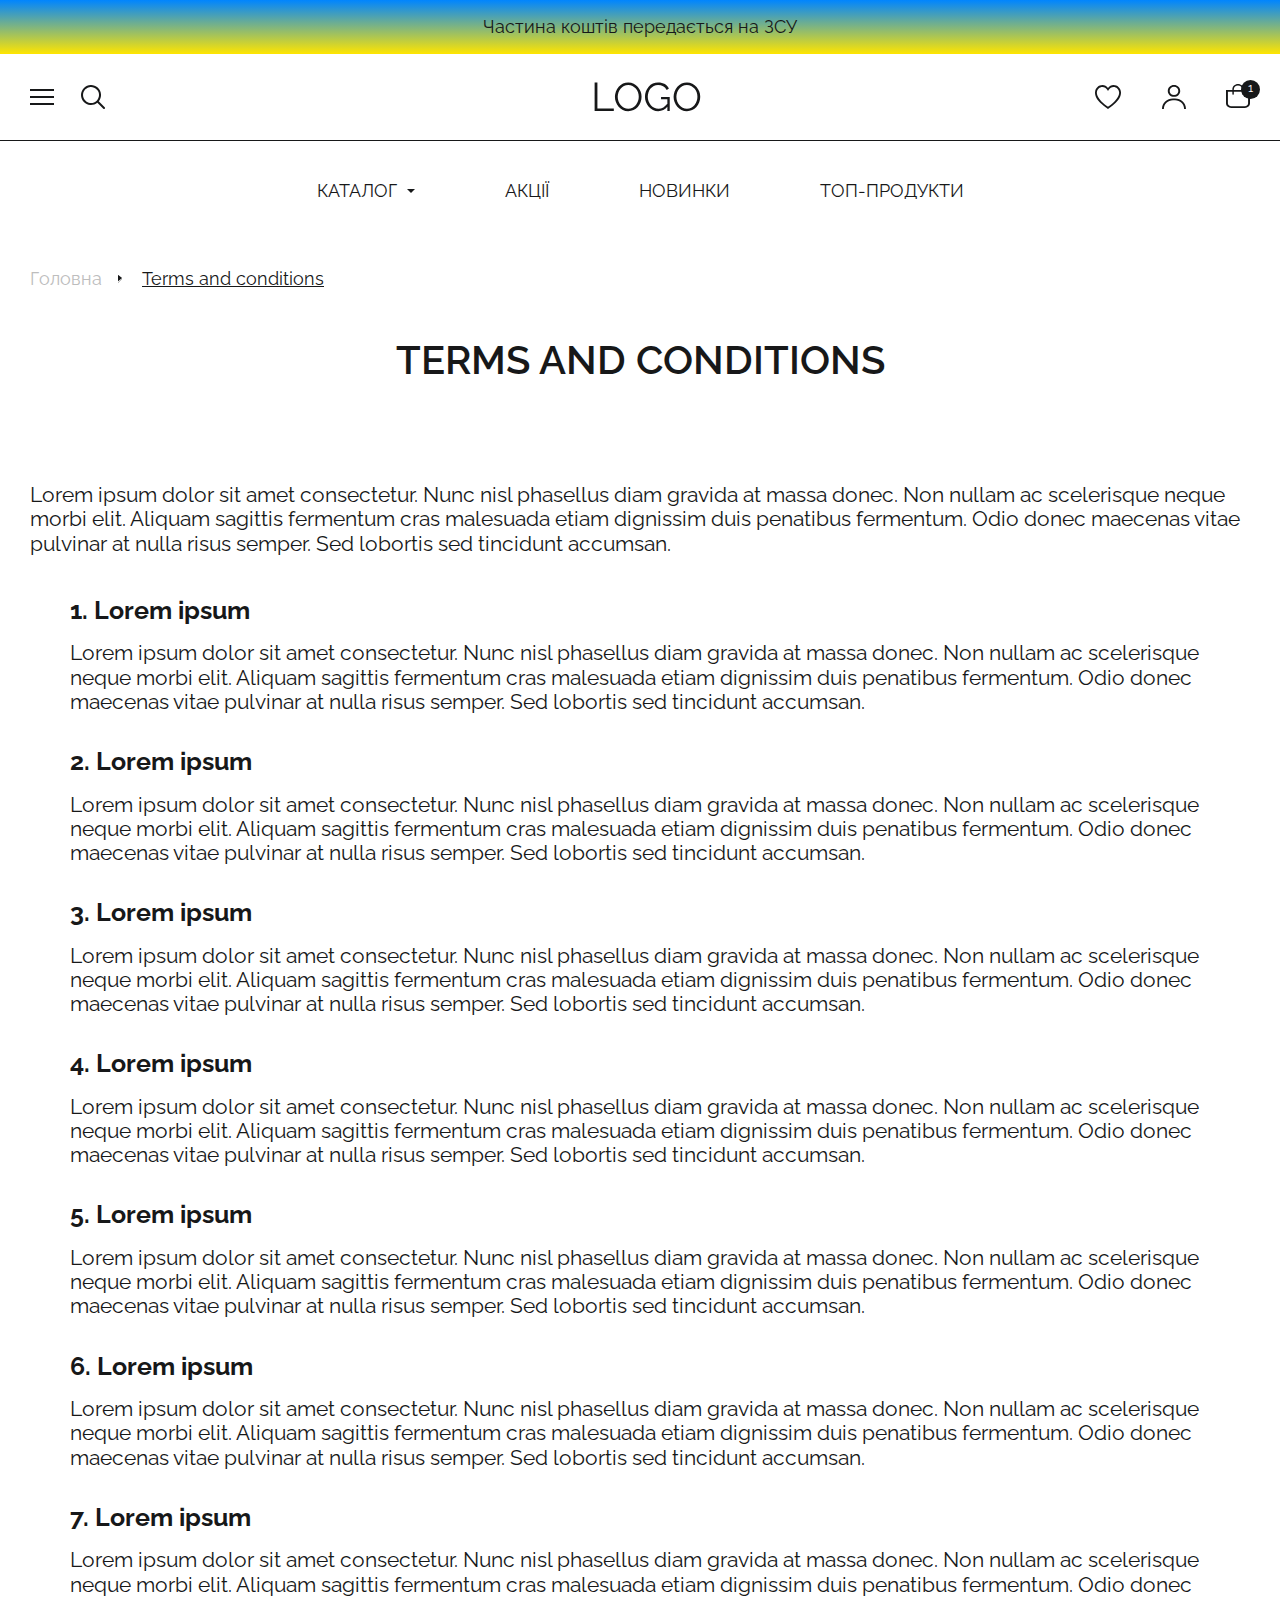
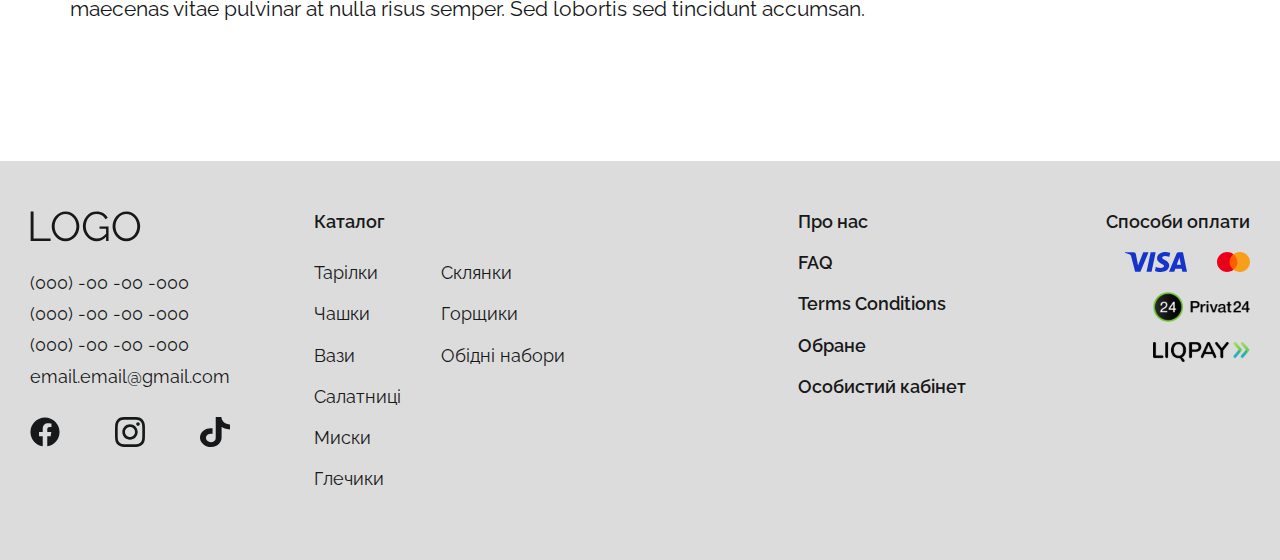
<file: terms-conditions.html>
<!DOCTYPE html>
<html lang="ua">
<head>
	<meta charset="UTF-8">
	<meta name="viewport" content="width=device-width, initial-scale=1.0">
	<link rel="preconnect" href="https://fonts.googleapis.com">
	<link rel="preconnect" href="https://fonts.gstatic.com" crossorigin>
	<link href="https://fonts.googleapis.com/css2?family=Raleway:ital,wght@0,100;0,200;0,300;0,400;0,500;0,600;0,700;0,800;0,900;1,100;1,200;1,300;1,400;1,500;1,600;1,700;1,800;1,900&display=swap" rel="stylesheet">
	<link rel="stylesheet" href="assets/css/main.css">
	<link rel="stylesheet" href="assets/css/normalize.css">
	<title>Document</title>
</head>
<body>

	<div class="header-banner">
		<h4 class="header-banner__title">Частина коштів передається на ЗСУ</h4>
	</div>

	<header class="header">
		<div class="container">
			<div class="header__group header__group_left">
				<img class="header__icon" src="assets/images/icons/ic_menu.svg" alt="menu icon">
				<div class="header__search">
					<img class="header__icon" src="assets/images/icons/ic_search.svg" alt="search icon">
					<input type="text" placeholder="Пошук по назві товару">
				</div>
				<img class="header__logo" src="assets/images/icons/LOGO.svg" alt="logo image">
			</div>
			
			<div class="header__group">
				<img class="header__icon" src="assets/images/icons/ic_heart.svg" alt="heart icon">
				<img class="header__icon" src="assets/images/icons/ic_person.svg" alt="person icon">
				<div class="header__cart">
					<img class="header__icon" src="assets/images/icons/ic_cart.svg" alt="cart icon">
					<span id="header-cart-amount" class="header__cart-amount">1</span>
				</div>
			</div>
		</div>
	</header>

	<div class="search-results">
		<div class="container">
			<div class="search-results__card">
				<img src="assets/images/home/img_product_1.png" alt="product image" class="search-results__card-img">
				<div class="search-results__card-text">
					<h4 class="search-results__card-title">Назва товару</h4>
					<span class="search-results__card-price">1 200 грн</span>
				</div>
			</div>
			<div class="search-results__card">
				<img src="assets/images/home/img_product_1.png" alt="product image" class="search-results__card-img">
				<div class="search-results__card-text">
					<h4 class="search-results__card-title">Назва товару</h4>
					<span class="search-results__card-price">1 200 грн</span>
				</div>
			</div>
		</div>
	</div>

	<div class="burger-menu">
		<div class="burger-menu__item dropdown-menu">
			<div class="dropdown-menu__title">Каталог <img src="assets/images/icons/arrow_down.svg" alt="arrow down icon"></div>
			<div class="dropdown-menu__body container">
				<div class="dropdown-menu__column">
					<h3 class="dropdown-menu__column-title">Тарілки</h3>
					<a href="#" class="dropdown-menu__column-item">Десертні</a>
					<a href="#" class="dropdown-menu__column-item">Салатні</a>
					<a href="#" class="dropdown-menu__column-item">Супові</a>
					<a href="#" class="dropdown-menu__column-item">Класичні</a>
					<a href="#" class="dropdown-menu__column-item">Мінімалістичні</a>
					<a href="#" class="dropdown-menu__column-item">Сучасні</a>
				</div>
				<div class="dropdown-menu__column">
					<h3 class="dropdown-menu__column-title">Чашки</h3>
					<a href="#" class="dropdown-menu__column-item">Порцеляна</a>
					<a href="#" class="dropdown-menu__column-item">Кераміка</a>
					<a href="#" class="dropdown-menu__column-item">Кришталеві</a>
					<a href="#" class="dropdown-menu__column-item">Кавові</a>
					<a href="#" class="dropdown-menu__column-item">Для чаю</a>
					<a href="#" class="dropdown-menu__column-item">Для капучино</a>
					<a href="#" class="dropdown-menu__column-item">Для еспресо</a>
				</div>
				<div class="dropdown-menu__column">
					<h3 class="dropdown-menu__column-title">Миски</h3>
					<a href="#" class="dropdown-menu__column-item">Супові</a>
					<a href="#" class="dropdown-menu__column-item">Салатні</a>
					<a href="#" class="dropdown-menu__column-item">Десертні</a>
					<a href="#" class="dropdown-menu__column-item">Для паст</a>
					<a href="#" class="dropdown-menu__column-item">Для закусок</a>
				</div>
				<div class="dropdown-menu__column">
					<h3 class="dropdown-menu__column-title">Горщики</h3>
					<a href="#" class="dropdown-menu__column-item">Для декору</a>
					<a href="#" class="dropdown-menu__column-item">Для саду</a>
					<a href="#" class="dropdown-menu__column-item">Для орхідей</a>
					<a href="#" class="dropdown-menu__column-item">Керамічні</a>
					<a href="#" class="dropdown-menu__column-item">Скляні</a>
					<a href="#" class="dropdown-menu__column-item">Глиняні</a>
				</div>
				<div class="dropdown-menu__column">
					<h3 class="dropdown-menu__column-title">Вази</h3>
					<a href="#" class="dropdown-menu__column-item">Керамічні</a>
					<a href="#" class="dropdown-menu__column-item">Порцелянові</a>
					<a href="#" class="dropdown-menu__column-item">Скляні</a>
					<a href="#" class="dropdown-menu__column-item">Круглі</a>
					<a href="#" class="dropdown-menu__column-item">Овальні</a>
					<a href="#" class="dropdown-menu__column-item">Асиметричні</a>
				</div>
				<div class="dropdown-menu__column">
					<h3 class="dropdown-menu__column-title">Набори</h3>
					<a href="#" class="dropdown-menu__column-item">Тарілки + чашки</a>
					<a href="#" class="dropdown-menu__column-item">Склянки</a>
					<a href="#" class="dropdown-menu__column-item">Для чаю</a>
					<a href="#" class="dropdown-menu__column-item">Сервірування</a>
				</div>
				<div class="dropdown-menu__column">
					<h3 class="dropdown-menu__column-title">Глечики</h3>
					<a href="#" class="dropdown-menu__column-item">Керамічні</a>
					<a href="#" class="dropdown-menu__column-item">Порцелянові</a>
					<a href="#" class="dropdown-menu__column-item">Скляні</a>
					<a href="#" class="dropdown-menu__column-item">Круглі</a>
					<a href="#" class="dropdown-menu__column-item">Овальні</a>
					<a href="#" class="dropdown-menu__column-item">Асиметричні</a>
				</div>
			</div>
		</div>
		<a href="#" class="burger-menu__item">Акції</a>
		<a href="#" class="burger-menu__item">Новинки</a>
		<a href="#" class="burger-menu__item">Топ-продукти</a>
		<a href="#" class="burger-menu__item">FAQ</a>
		<a href="#" class="burger-menu__item">Terms Conditions</a>
	</div>

	<div class="home-hero">
		<div class="container">
			<nav class="nav">
				<div class="nav__item nav__dropdown-item">Каталог <img class="arrow-down" src="assets/images/icons/arrow_down.svg" alt="arrow down icon"></div>
				<a href="#" class="nav__item">Акції</a>
				<a href="#" class="nav__item">Новинки</a>
				<a href="#" class="nav__item">Топ-продукти</a>
			</nav>

			<div class="dropdown-menu__body">
				<div class="dropdown-menu__column">
					<h3 class="dropdown-menu__column-title">Тарілки</h3>
					<a href="#" class="dropdown-menu__column-item">Десертні</a>
					<a href="#" class="dropdown-menu__column-item">Салатні</a>
					<a href="#" class="dropdown-menu__column-item">Супові</a>
					<a href="#" class="dropdown-menu__column-item">Класичні</a>
					<a href="#" class="dropdown-menu__column-item">Мінімалістичні</a>
					<a href="#" class="dropdown-menu__column-item">Сучасні</a>
				</div>
				<div class="dropdown-menu__column">
					<h3 class="dropdown-menu__column-title">Чашки</h3>
					<a href="#" class="dropdown-menu__column-item">Порцеляна</a>
					<a href="#" class="dropdown-menu__column-item">Кераміка</a>
					<a href="#" class="dropdown-menu__column-item">Кришталеві</a>
					<a href="#" class="dropdown-menu__column-item">Кавові</a>
					<a href="#" class="dropdown-menu__column-item">Для чаю</a>
					<a href="#" class="dropdown-menu__column-item">Для капучино</a>
					<a href="#" class="dropdown-menu__column-item">Для еспресо</a>
				</div>
				<div class="dropdown-menu__column">
					<h3 class="dropdown-menu__column-title">Миски</h3>
					<a href="#" class="dropdown-menu__column-item">Супові</a>
					<a href="#" class="dropdown-menu__column-item">Салатні</a>
					<a href="#" class="dropdown-menu__column-item">Десертні</a>
					<a href="#" class="dropdown-menu__column-item">Для паст</a>
					<a href="#" class="dropdown-menu__column-item">Для закусок</a>
				</div>
				<div class="dropdown-menu__column">
					<h3 class="dropdown-menu__column-title">Горщики</h3>
					<a href="#" class="dropdown-menu__column-item">Для декору</a>
					<a href="#" class="dropdown-menu__column-item">Для саду</a>
					<a href="#" class="dropdown-menu__column-item">Для орхідей</a>
					<a href="#" class="dropdown-menu__column-item">Керамічні</a>
					<a href="#" class="dropdown-menu__column-item">Скляні</a>
					<a href="#" class="dropdown-menu__column-item">Глиняні</a>
				</div>
				<div class="dropdown-menu__column">
					<h3 class="dropdown-menu__column-title">Вази</h3>
					<a href="#" class="dropdown-menu__column-item">Керамічні</a>
					<a href="#" class="dropdown-menu__column-item">Порцелянові</a>
					<a href="#" class="dropdown-menu__column-item">Скляні</a>
					<a href="#" class="dropdown-menu__column-item">Круглі</a>
					<a href="#" class="dropdown-menu__column-item">Овальні</a>
					<a href="#" class="dropdown-menu__column-item">Асиметричні</a>
				</div>
				<div class="dropdown-menu__column">
					<h3 class="dropdown-menu__column-title">Набори</h3>
					<a href="#" class="dropdown-menu__column-item">Тарілки + чашки</a>
					<a href="#" class="dropdown-menu__column-item">Склянки</a>
					<a href="#" class="dropdown-menu__column-item">Для чаю</a>
					<a href="#" class="dropdown-menu__column-item">Сервірування</a>
				</div>
				<div class="dropdown-menu__column">
					<h3 class="dropdown-menu__column-title">Глечики</h3>
					<a href="#" class="dropdown-menu__column-item">Керамічні</a>
					<a href="#" class="dropdown-menu__column-item">Порцелянові</a>
					<a href="#" class="dropdown-menu__column-item">Скляні</a>
					<a href="#" class="dropdown-menu__column-item">Круглі</a>
					<a href="#" class="dropdown-menu__column-item">Овальні</a>
					<a href="#" class="dropdown-menu__column-item">Асиметричні</a>
				</div>
			</div>
		</div>
	</div>

	<div style="padding: 3rem 0 0;">
		<div class="breadcrumbs">
			<div class="container">
				<div class="breadcrumbs__links">
					<a href="#" class="breadcrumbs__link">Головна</a>
					<a href="#" class="breadcrumbs__link active">Terms and conditions</a>
				</div>
			</div>
		</div>
	</div>

	<div class="conditions">
		<div class="container">
			<h1 class="conditions__title">Terms and conditions</h1>
			<p class="conditions__subtitle">
				Lorem ipsum dolor sit amet consectetur. Nunc nisl phasellus diam gravida at massa donec. Non nullam ac scelerisque neque morbi elit. Aliquam sagittis fermentum cras malesuada etiam dignissim duis penatibus fermentum. Odio donec maecenas vitae pulvinar at nulla risus semper. Sed lobortis sed tincidunt accumsan.
			</p>

			<div class="conditions__main">
				<div class="conditions__item">
					<h2 class="conditions__item-title">1. Lorem ipsum</h2>
					<p class="conditions__item-subtitle">
						Lorem ipsum dolor sit amet consectetur. Nunc nisl phasellus diam gravida at massa donec. Non nullam ac scelerisque neque morbi elit. Aliquam sagittis fermentum cras malesuada etiam dignissim duis penatibus fermentum. Odio donec maecenas vitae pulvinar at nulla risus semper. Sed lobortis sed tincidunt accumsan.
					</p>
				</div>
				<div class="conditions__item">
					<h2 class="conditions__item-title">2. Lorem ipsum</h2>
					<p class="conditions__item-subtitle">
						Lorem ipsum dolor sit amet consectetur. Nunc nisl phasellus diam gravida at massa donec. Non nullam ac scelerisque neque morbi elit. Aliquam sagittis fermentum cras malesuada etiam dignissim duis penatibus fermentum. Odio donec maecenas vitae pulvinar at nulla risus semper. Sed lobortis sed tincidunt accumsan.
					</p>
				</div>
				<div class="conditions__item">
					<h2 class="conditions__item-title">3. Lorem ipsum</h2>
					<p class="conditions__item-subtitle">
						Lorem ipsum dolor sit amet consectetur. Nunc nisl phasellus diam gravida at massa donec. Non nullam ac scelerisque neque morbi elit. Aliquam sagittis fermentum cras malesuada etiam dignissim duis penatibus fermentum. Odio donec maecenas vitae pulvinar at nulla risus semper. Sed lobortis sed tincidunt accumsan.
					</p>
				</div>
				<div class="conditions__item">
					<h2 class="conditions__item-title">4. Lorem ipsum</h2>
					<p class="conditions__item-subtitle">
						Lorem ipsum dolor sit amet consectetur. Nunc nisl phasellus diam gravida at massa donec. Non nullam ac scelerisque neque morbi elit. Aliquam sagittis fermentum cras malesuada etiam dignissim duis penatibus fermentum. Odio donec maecenas vitae pulvinar at nulla risus semper. Sed lobortis sed tincidunt accumsan.
					</p>
				</div>
				<div class="conditions__item">
					<h2 class="conditions__item-title">5. Lorem ipsum</h2>
					<p class="conditions__item-subtitle">
						Lorem ipsum dolor sit amet consectetur. Nunc nisl phasellus diam gravida at massa donec. Non nullam ac scelerisque neque morbi elit. Aliquam sagittis fermentum cras malesuada etiam dignissim duis penatibus fermentum. Odio donec maecenas vitae pulvinar at nulla risus semper. Sed lobortis sed tincidunt accumsan.
					</p>
				</div>
				<div class="conditions__item">
					<h2 class="conditions__item-title">6. Lorem ipsum</h2>
					<p class="conditions__item-subtitle">
						Lorem ipsum dolor sit amet consectetur. Nunc nisl phasellus diam gravida at massa donec. Non nullam ac scelerisque neque morbi elit. Aliquam sagittis fermentum cras malesuada etiam dignissim duis penatibus fermentum. Odio donec maecenas vitae pulvinar at nulla risus semper. Sed lobortis sed tincidunt accumsan.
					</p>
				</div>
				<div class="conditions__item">
					<h2 class="conditions__item-title">7. Lorem ipsum</h2>
					<p class="conditions__item-subtitle">
						Lorem ipsum dolor sit amet consectetur. Nunc nisl phasellus diam gravida at massa donec. Non nullam ac scelerisque neque morbi elit. Aliquam sagittis fermentum cras malesuada etiam dignissim duis penatibus fermentum. Odio donec maecenas vitae pulvinar at nulla risus semper. Sed lobortis sed tincidunt accumsan.
					</p>
				</div>
			</div>
		</div>
	</div>

	<footer class="footer">
		<div class="container">
			<div class="footer__body">
				<div class="footer__contacts">
					<img src="assets/images/icons/LOGO.svg" alt="logo image" class="footer__logo">
					<span class="footer__contacts-item">(000) -00 -00 -000</span>
					<span class="footer__contacts-item">(000) -00 -00 -000</span>
					<span class="footer__contacts-item">(000) -00 -00 -000</span>
					<span class="footer__contacts-item">email.email@gmail.com</span>
					<div class="footer__contacts-socials">
						<img src="assets/images/icons/facebook.svg" alt="facebook icon" class="footer__contacts-social">
						<img src="assets/images/icons/inst.svg" alt="instagram icon" class="footer__contacts-social">
						<img src="assets/images/icons/tik-tok.svg" alt="tik-tok icon" class="footer__contacts-social">
					</div>
				</div>
				<div class="footer__catalog">
					<h4 class="footer__catalog-title">Каталог</h4>
					<div class="footer__catalog-items">
						<a href="#" class="footer__catalog-item">Тарілки</a>
						<a href="#" class="footer__catalog-item">Чашки</a>
						<a href="#" class="footer__catalog-item">Вази</a>
						<a href="#" class="footer__catalog-item">Салатниці</a>
						<a href="#" class="footer__catalog-item">Миски</a>
						<a href="#" class="footer__catalog-item">Глечики</a>
						<a href="#" class="footer__catalog-item">Склянки</a>
						<a href="#" class="footer__catalog-item">Горщики</a>
						<a href="#" class="footer__catalog-item">Обідні набори</a>
					</div>
				</div>
				<div class="footer__links">
					<a href="#" class="footer__link">Про нас</a>
					<a href="#" class="footer__link">FAQ</a>
					<a href="#" class="footer__link">Terms Conditions</a>
					<a href="#" class="footer__link">Обране</a>
					<a href="#" class="footer__link">Особистий кабінет</a>
				</div>
				<div class="footer__payment">
					<h4 class="footer__payment-title">Способи оплати</h4>
					<div class="footer__payment-icons">
						<img src="assets/images/icons/visa.svg" alt="visa icon" class="footer__payment-icon">
						<img src="assets/images/icons/master-card.svg" alt="mastercard icon" class="footer__payment-icon">
						<img src="assets/images/icons/privat24.svg" alt="privat24 icon" class="footer__payment-icon">
						<img src="assets/images/icons/liqpay.svg" alt="liqpay icon" class="footer__payment-icon">
					</div>
				</div>
			</div>
		</div>
	</footer>

</body>
</html>
</file>
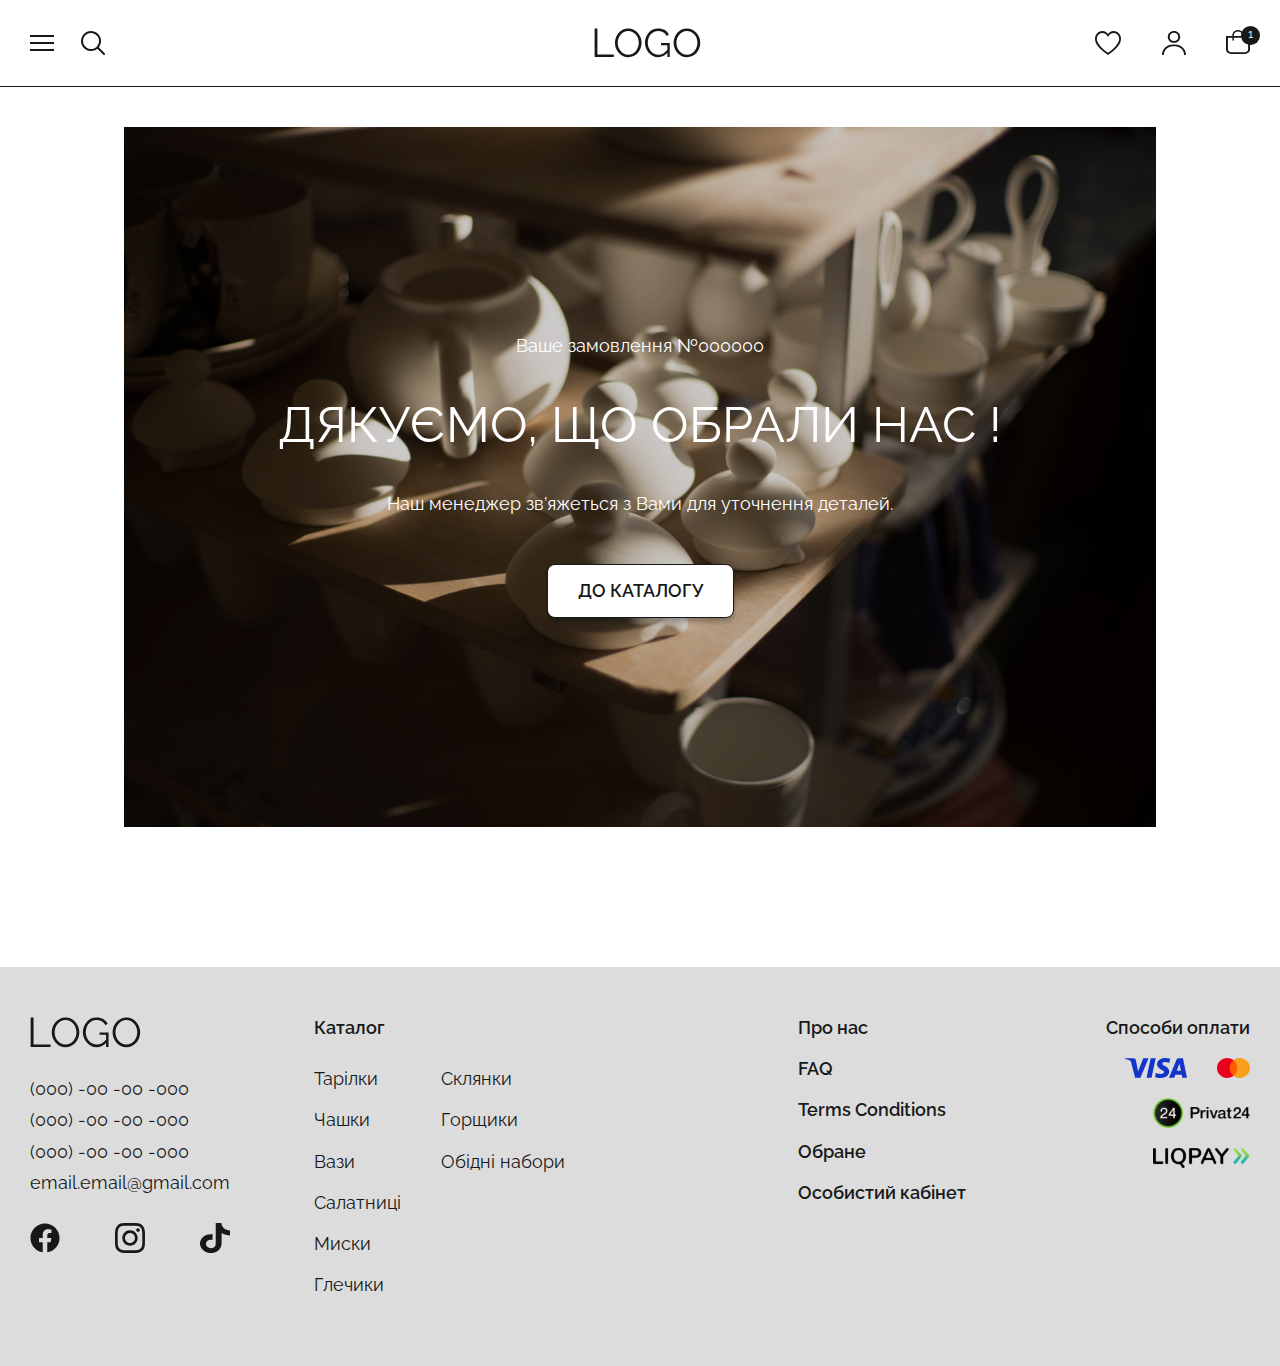
<file: thank-you.html>
<!DOCTYPE html>
<html lang="ua">
<head>
	<meta charset="UTF-8">
	<meta name="viewport" content="width=device-width, initial-scale=1.0">
	<link rel="preconnect" href="https://fonts.googleapis.com">
	<link rel="preconnect" href="https://fonts.gstatic.com" crossorigin>
	<link href="https://fonts.googleapis.com/css2?family=Raleway:ital,wght@0,100;0,200;0,300;0,400;0,500;0,600;0,700;0,800;0,900;1,100;1,200;1,300;1,400;1,500;1,600;1,700;1,800;1,900&display=swap" rel="stylesheet">
	<link rel="stylesheet" href="assets/css/main.css">
	<link rel="stylesheet" href="assets/css/normalize.css">
	<title>Document</title>
</head>
<body>

	<header class="header">
		<div class="container">
			<div class="header__group header__group_left">
				<img class="header__icon" src="assets/images/icons/ic_menu.svg" alt="menu icon">
				<div class="header__search">
					<img class="header__icon" src="assets/images/icons/ic_search.svg" alt="search icon">
					<input type="text" placeholder="Пошук по назві товару">
				</div>
				<img class="header__logo" src="assets/images/icons/LOGO.svg" alt="logo image">
			</div>
			
			<div class="header__group">
				<img class="header__icon" src="assets/images/icons/ic_heart.svg" alt="heart icon">
				<img class="header__icon" src="assets/images/icons/ic_person.svg" alt="person icon">
				<div class="header__cart">
					<img class="header__icon" src="assets/images/icons/ic_cart.svg" alt="cart icon">
					<span id="header-cart-amount" class="header__cart-amount">1</span>
				</div>
			</div>
		</div>
	</header>

	<div class="search-results">
		<div class="container">
			<div class="search-results__card">
				<img src="assets/images/home/img_product_1.png" alt="product image" class="search-results__card-img">
				<div class="search-results__card-text">
					<h4 class="search-results__card-title">Назва товару</h4>
					<span class="search-results__card-price">1 200 грн</span>
				</div>
			</div>
			<div class="search-results__card">
				<img src="assets/images/home/img_product_1.png" alt="product image" class="search-results__card-img">
				<div class="search-results__card-text">
					<h4 class="search-results__card-title">Назва товару</h4>
					<span class="search-results__card-price">1 200 грн</span>
				</div>
			</div>
		</div>
	</div>

	<div class="burger-menu">
		<div class="burger-menu__item dropdown-menu">
			<div class="dropdown-menu__title">Каталог <img src="assets/images/icons/arrow_down.svg" alt="arrow down icon"></div>
			<div class="dropdown-menu__body container">
				<div class="dropdown-menu__column">
					<h3 class="dropdown-menu__column-title">Тарілки</h3>
					<a href="#" class="dropdown-menu__column-item">Десертні</a>
					<a href="#" class="dropdown-menu__column-item">Салатні</a>
					<a href="#" class="dropdown-menu__column-item">Супові</a>
					<a href="#" class="dropdown-menu__column-item">Класичні</a>
					<a href="#" class="dropdown-menu__column-item">Мінімалістичні</a>
					<a href="#" class="dropdown-menu__column-item">Сучасні</a>
				</div>
				<div class="dropdown-menu__column">
					<h3 class="dropdown-menu__column-title">Чашки</h3>
					<a href="#" class="dropdown-menu__column-item">Порцеляна</a>
					<a href="#" class="dropdown-menu__column-item">Кераміка</a>
					<a href="#" class="dropdown-menu__column-item">Кришталеві</a>
					<a href="#" class="dropdown-menu__column-item">Кавові</a>
					<a href="#" class="dropdown-menu__column-item">Для чаю</a>
					<a href="#" class="dropdown-menu__column-item">Для капучино</a>
					<a href="#" class="dropdown-menu__column-item">Для еспресо</a>
				</div>
				<div class="dropdown-menu__column">
					<h3 class="dropdown-menu__column-title">Миски</h3>
					<a href="#" class="dropdown-menu__column-item">Супові</a>
					<a href="#" class="dropdown-menu__column-item">Салатні</a>
					<a href="#" class="dropdown-menu__column-item">Десертні</a>
					<a href="#" class="dropdown-menu__column-item">Для паст</a>
					<a href="#" class="dropdown-menu__column-item">Для закусок</a>
				</div>
				<div class="dropdown-menu__column">
					<h3 class="dropdown-menu__column-title">Горщики</h3>
					<a href="#" class="dropdown-menu__column-item">Для декору</a>
					<a href="#" class="dropdown-menu__column-item">Для саду</a>
					<a href="#" class="dropdown-menu__column-item">Для орхідей</a>
					<a href="#" class="dropdown-menu__column-item">Керамічні</a>
					<a href="#" class="dropdown-menu__column-item">Скляні</a>
					<a href="#" class="dropdown-menu__column-item">Глиняні</a>
				</div>
				<div class="dropdown-menu__column">
					<h3 class="dropdown-menu__column-title">Вази</h3>
					<a href="#" class="dropdown-menu__column-item">Керамічні</a>
					<a href="#" class="dropdown-menu__column-item">Порцелянові</a>
					<a href="#" class="dropdown-menu__column-item">Скляні</a>
					<a href="#" class="dropdown-menu__column-item">Круглі</a>
					<a href="#" class="dropdown-menu__column-item">Овальні</a>
					<a href="#" class="dropdown-menu__column-item">Асиметричні</a>
				</div>
				<div class="dropdown-menu__column">
					<h3 class="dropdown-menu__column-title">Набори</h3>
					<a href="#" class="dropdown-menu__column-item">Тарілки + чашки</a>
					<a href="#" class="dropdown-menu__column-item">Склянки</a>
					<a href="#" class="dropdown-menu__column-item">Для чаю</a>
					<a href="#" class="dropdown-menu__column-item">Сервірування</a>
				</div>
				<div class="dropdown-menu__column">
					<h3 class="dropdown-menu__column-title">Глечики</h3>
					<a href="#" class="dropdown-menu__column-item">Керамічні</a>
					<a href="#" class="dropdown-menu__column-item">Порцелянові</a>
					<a href="#" class="dropdown-menu__column-item">Скляні</a>
					<a href="#" class="dropdown-menu__column-item">Круглі</a>
					<a href="#" class="dropdown-menu__column-item">Овальні</a>
					<a href="#" class="dropdown-menu__column-item">Асиметричні</a>
				</div>
			</div>
		</div>
		<a href="#" class="burger-menu__item">Акції</a>
		<a href="#" class="burger-menu__item">Новинки</a>
		<a href="#" class="burger-menu__item">Топ-продукти</a>
		<a href="#" class="burger-menu__item">FAQ</a>
		<a href="#" class="burger-menu__item">Terms Conditions</a>
	</div>

	<div class="gratitude">
		<div class="container">
			<div class="gratitude__image">
				<div class="gratitude__text">
					<p class="gratitude__order-number">Ваше замовлення №000000</p>
					<h1 class="gratitude__title">Дякуємо, що обрали нас !</h1>
					<p class="gratitude__subtitle">
						Наш менеджер зв’яжеться з Вами для уточнення деталей.
					</p>
					<a href="#" class="button-white">До каталогу</a>
				</div>
			</div>
		</div>
	</div>

	<footer class="footer">
		<div class="container">
			<div class="footer__body">
				<div class="footer__contacts">
					<img src="assets/images/icons/LOGO.svg" alt="logo image" class="footer__logo">
					<span class="footer__contacts-item">(000) -00 -00 -000</span>
					<span class="footer__contacts-item">(000) -00 -00 -000</span>
					<span class="footer__contacts-item">(000) -00 -00 -000</span>
					<span class="footer__contacts-item">email.email@gmail.com</span>
					<div class="footer__contacts-socials">
						<img src="assets/images/icons/facebook.svg" alt="facebook icon" class="footer__contacts-social">
						<img src="assets/images/icons/inst.svg" alt="instagram icon" class="footer__contacts-social">
						<img src="assets/images/icons/tik-tok.svg" alt="tik-tok icon" class="footer__contacts-social">
					</div>
				</div>
				<div class="footer__catalog">
					<h4 class="footer__catalog-title">Каталог</h4>
					<div class="footer__catalog-items">
						<a href="#" class="footer__catalog-item">Тарілки</a>
						<a href="#" class="footer__catalog-item">Чашки</a>
						<a href="#" class="footer__catalog-item">Вази</a>
						<a href="#" class="footer__catalog-item">Салатниці</a>
						<a href="#" class="footer__catalog-item">Миски</a>
						<a href="#" class="footer__catalog-item">Глечики</a>
						<a href="#" class="footer__catalog-item">Склянки</a>
						<a href="#" class="footer__catalog-item">Горщики</a>
						<a href="#" class="footer__catalog-item">Обідні набори</a>
					</div>
				</div>
				<div class="footer__links">
					<a href="#" class="footer__link">Про нас</a>
					<a href="#" class="footer__link">FAQ</a>
					<a href="#" class="footer__link">Terms Conditions</a>
					<a href="#" class="footer__link">Обране</a>
					<a href="#" class="footer__link">Особистий кабінет</a>
				</div>
				<div class="footer__payment">
					<h4 class="footer__payment-title">Способи оплати</h4>
					<div class="footer__payment-icons">
						<img src="assets/images/icons/visa.svg" alt="visa icon" class="footer__payment-icon">
						<img src="assets/images/icons/master-card.svg" alt="mastercard icon" class="footer__payment-icon">
						<img src="assets/images/icons/privat24.svg" alt="privat24 icon" class="footer__payment-icon">
						<img src="assets/images/icons/liqpay.svg" alt="liqpay icon" class="footer__payment-icon">
					</div>
				</div>
			</div>
		</div>
	</footer>
	
</body>
</html>
</file>
<file: assets/css/main.css>
* {
  box-sizing: border-box;
}

/* REM SETTINGS */
html {
  font-size: 62.5% !important;
}
@media only screen and (max-width: 75em) {
  html {
    font-size: 56.25% !important;
  }
}
@media only screen and (max-width: 64em) {
  html {
    font-size: 48% !important;
  }
}

/* FONTS */
body {
  font-family: "Raleway", sans-serif;
}

/* COLORS */
/* BOUNDING CONTAINER */
.container {
  max-width: 130rem;
  padding-left: 3rem;
  padding-right: 3rem;
  margin: 0 auto;
}
@media (max-width: 1024px) {
  .container {
    padding-left: 2rem;
    padding-right: 2rem;
  }
}

/* ARROW DOWN */
.arrow-down {
  margin-left: 1rem;
}

/* BUTTONS */
.button-white {
  display: block;
  padding: 1.6rem 3rem;
  border-radius: 8px;
  border: 1px solid #171819;
  background: #FFF;
  box-shadow: 0px 4px 4px 0px rgba(0, 0, 0, 0.25);
  width: -moz-max-content;
  width: max-content;
  color: #171819;
  font-size: 1.8rem;
  font-weight: 600;
  line-height: 1.118;
  text-transform: uppercase;
  text-decoration: none;
  transition: all 0.3s;
  cursor: pointer;
}
.button-white:hover {
  color: #fff;
  background: #171819;
}

.button-white.heart {
  padding: 0;
  width: 8.5rem;
  height: 5.4rem;
  background-image: url(/assets/images/icons/ic_heart.svg);
  background-position: center;
  background-repeat: no-repeat;
}
.button-white.heart:hover {
  background: #FFF;
  background-image: url(/assets/images/icons/heart-fill.svg);
  background-repeat: no-repeat;
  background-position: center;
}

.button-white.disabled {
  background: #BDBDBD;
  color: transparent;
  cursor: default;
}

.button-dark {
  display: block;
  padding: 1.6rem 3rem;
  border-radius: 8px;
  border: 1px solid #171819;
  background: #171819;
  box-shadow: 0px 4px 4px 0px rgba(0, 0, 0, 0.25);
  width: -moz-max-content;
  width: max-content;
  color: #FFF;
  font-size: 1.8rem;
  font-weight: 600;
  line-height: 1.118;
  text-transform: uppercase;
  text-decoration: none;
  transition: all 0.3s;
  cursor: pointer;
}
.button-dark:hover {
  color: #171819;
  background: #FFF;
}

/* CARDS */
.default-cards {
  display: flex;
  justify-content: space-between;
  position: relative;
}
.default-cards__next {
  z-index: 5;
  position: absolute;
  top: calc(50% - 15px);
  right: 1rem;
  display: none;
  cursor: pointer;
}
.default-cards__next.active {
  display: block;
}
.default-cards__previous {
  z-index: 5;
  position: absolute;
  top: calc(50% - 15px);
  left: 1rem;
  display: none;
  cursor: pointer;
}
.default-cards__previous.active {
  display: block;
}
.default-cards__footer {
  padding: 10rem 0 0;
  width: 100%;
  display: flex;
  flex-direction: column;
  align-items: center;
}
.default-cards__load-more {
  margin-bottom: 5rem;
}
.default-cards__pagination {
  display: flex;
  align-items: flex-end;
}
.default-cards__pagination-item {
  padding: 0.5rem 1.5rem;
  border-radius: 8px;
  border: 1px solid #171819;
  color: #171819;
  font-size: 2.1rem;
  font-weight: 400;
  transition: all 0.15s;
  cursor: pointer;
}
.default-cards__pagination-item:not(:last-child) {
  margin-right: 2rem;
}
.default-cards__pagination-item.active, .default-cards__pagination-item:hover {
  color: #fff;
  background: #171819;
}

.default-card {
  max-width: 24.2%;
  position: relative;
}
.default-card:not(:last-child) {
  margin-right: 15px;
}
.default-card__sale-badge {
  position: absolute;
  top: 2rem;
  left: 2rem;
  color: #171819;
  font-size: 1.8rem;
  font-weight: 400;
  line-height: 1.18;
  text-transform: uppercase;
  padding: 0.7rem 1.7rem;
  border-radius: 50px;
  border: 1px solid #171819;
  background: #FFF;
}
.default-card__img {
  width: 100%;
  -o-object-fit: cover;
     object-fit: cover;
}
.default-card__info {
  border: 1px solid #171819;
  padding: 2rem;
  margin-top: -3px;
  display: flex;
  flex-direction: column;
}
.default-card__title {
  margin-bottom: 1rem;
  color: #171819;
  font-size: 1.8rem;
  font-weight: 400;
  line-height: 1.18;
  text-transform: capitalize;
}
.default-card__price {
  color: #171819;
  font-size: 1.8rem;
  font-weight: 600;
  line-height: 1.18;
  text-transform: capitalize;
}

.default-info-card {
  display: flex;
  flex-direction: column;
}
.default-info-card__title {
  margin: 0;
  margin-bottom: 4rem;
  color: #171819;
  font-size: 2.5rem;
  font-weight: 600;
  line-height: 1.55;
}
.default-info-card__description {
  max-width: 26rem;
  color: #171819;
  font-size: 1.8rem;
  font-weight: 400;
  line-height: 1.18;
}
.default-info-card .button-white {
  margin-top: auto;
}

/* BREADCRUMBS */
.breadcrumbs__links {
  display: flex;
  align-items: center;
}
.breadcrumbs__link {
  color: #BDBDBD;
  font-size: 18px;
  font-weight: 400;
  line-height: 0.89; /* 89.444% */
  text-decoration: none;
  transition: all 0.3s;
}
.breadcrumbs__link:not(:last-child) {
  margin-right: 4rem;
  position: relative;
}
.breadcrumbs__link:not(:last-child):hover {
  color: #171819;
  text-decoration: underline;
}
.breadcrumbs__link:not(:last-child)::after {
  content: "";
  position: absolute;
  top: calc(50% - 0.375rem);
  right: -2rem;
  width: 0.4rem;
  height: 0.75rem;
  background-image: url(/assets/images/icons/arrow_right.svg);
  background-position: center;
  background-size: cover;
}
.breadcrumbs__link.active {
  color: #171819;
  text-decoration: underline;
  cursor: default;
}

/* INPUT CHECKBOX */
input[type=checkbox] {
  /* Add if not using autoprefixer */
  -webkit-appearance: none;
  /* Remove most all native input styles */
  -moz-appearance: none;
       appearance: none;
  /* For iOS < 15 */
  background-color: var(--form-background);
  /* Not removed via appearance */
  margin: 0;
  color: #171819;
  width: 1.5rem;
  height: 1.5rem;
  border: 1px solid #171819;
  transform: translateY(-0.075em);
  display: grid;
  place-content: center;
}

input[type=checkbox]::before {
  content: "";
  width: 0.65em;
  height: 0.65em;
  -webkit-clip-path: polygon(14% 44%, 0 65%, 50% 100%, 100% 16%, 80% 0%, 43% 62%);
          clip-path: polygon(14% 44%, 0 65%, 50% 100%, 100% 16%, 80% 0%, 43% 62%);
  transform: scale(0);
  transform-origin: bottom left;
  transition: 0.05s transform ease-in-out;
  box-shadow: inset 1em 1em var(--form-control-color);
  /* Windows High Contrast Mode */
  background-color: CanvasText;
}

input[type=checkbox]:checked::before {
  transform: scale(1);
}

input[type=checkbox]:disabled {
  --form-control-color: var(--form-control-disabled);
  color: var(--form-control-disabled);
  cursor: not-allowed;
}

/* CHANGE AMOUNT */
.change-amount {
  display: flex;
  align-items: center;
}

.change-amount__less, .change-amount__more {
  position: relative;
  margin: 0;
  width: 40px;
  height: 30px;
  font-weight: 400;
  border: 1px solid #171819;
  border-radius: 8px;
  transition: all 0.3s;
  cursor: pointer;
}
.change-amount__less:hover, .change-amount__more:hover {
  color: #fff;
  background: #171819;
}

.change-amount__less::after {
  position: absolute;
  content: "-";
  height: 1px;
  font-size: 38px;
  top: -35%;
  left: 32%;
}

.change-amount__more::after {
  position: absolute;
  content: "+";
  height: 1px;
  font-size: 38px;
  top: -26%;
  left: 31%;
}

.change-amount__counter {
  margin: 0 1rem;
  color: #171819;
  font-size: 2.1rem;
  font-weight: 400;
}

/* HORIZONTAL CARD */
.horizontal-card {
  display: flex;
  border: 1px solid #171819;
}
.horizontal-card:not(:last-child) {
  margin-bottom: 2rem;
}
.horizontal-card__image {
  width: 23rem;
  height: 23rem;
}
@media (max-width: 1024px) {
  .horizontal-card__image {
    width: 21rem;
    height: 21rem;
  }
}
.horizontal-card__body {
  width: 100%;
  padding: 2rem;
}
.horizontal-card__header {
  display: flex;
  align-items: center;
  justify-content: space-between;
  margin-bottom: 2rem;
}
.horizontal-card__title, .horizontal-card__price {
  color: #171819;
  font-size: 2.5rem;
  font-weight: 600;
}
.horizontal-card__description {
  display: flex;
  flex-direction: column;
  margin-bottom: 2rem;
}
.horizontal-card__description-item {
  color: #BDBDBD;
  font-size: 1.8rem;
  font-weight: 400;
}
.horizontal-card__description-item:not(:last-child) {
  margin-bottom: 1rem;
}
@media (max-width: 1024px) {
  .horizontal-card__description-item:last-child {
    display: none;
  }
}
.horizontal-card__foter {
  display: flex;
  align-items: center;
}
.horizontal-card .change-amount {
  margin-right: auto;
}
.horizontal-card__footer-link {
  margin-left: 4rem;
  color: #BDBDBD;
  font-size: 1.6rem;
  font-weight: 400;
  cursor: pointer;
  transition: all 0.3s;
}
.horizontal-card__footer-link:hover {
  color: #171819;
  text-decoration: underline;
}

/* FORM */
.default-form {
  display: flex;
  flex-direction: column;
}
.default-form__item-group {
  display: flex;
  justify-content: space-between;
}
.default-form__title {
  margin: 0 0 3.5rem;
  padding-top: 1rem;
  border-top: 1px solid #171819;
  color: #171819;
  font-size: 2.2rem;
  font-weight: 600;
}
.default-form__title:not(:first-child) {
  margin: 3rem 0 3.5rem;
}
.default-form__item {
  display: flex;
  flex-direction: column;
}
.default-form__item.comment textarea {
  resize: none;
  border-radius: 0;
  border: 1px solid #BDBDBD;
  padding: 1rem;
  color: #171819;
  font-size: 1.6rem;
  font-weight: 400;
}
.default-form__item.comment textarea:active, .default-form__item.comment textarea:focus {
  outline: none;
  border-color: #171819;
}
.default-form__item:not(:last-child) {
  margin-bottom: 2rem;
}
.default-form__item label {
  margin-bottom: 1rem;
  color: #171819;
  font-size: 1.6rem;
  font-weight: 600;
}
.default-form__item input {
  width: 100%;
  border-radius: 0;
  border: 1px solid #BDBDBD;
  height: 3rem;
  padding: 0 1rem 0;
  color: #171819;
  font-size: 1.6rem;
  font-weight: 400;
}
.default-form__item input:active, .default-form__item input:focus {
  outline: none;
  border-color: #171819;
}
.default-form__item input::-moz-placeholder {
  color: #BDBDBD;
  font-size: 1.6rem;
  font-weight: 400;
}
.default-form__item input::placeholder {
  color: #BDBDBD;
  font-size: 1.6rem;
  font-weight: 400;
}
.default-form__item select {
  width: 100%;
  border-radius: 0;
  border: 1px solid #BDBDBD;
  height: 3rem;
  padding: 0 2rem 0 1rem;
  background: transparent;
  color: #171819;
  font-size: 1.6rem;
  font-weight: 400;
  box-shadow: none;
  cursor: pointer;
}
.default-form__item select:active {
  outline: none;
}
.default-form__item option {
  color: #171819;
  font-size: 1.6rem;
  font-weight: 400;
}
.default-form__radio {
  display: flex;
  flex-wrap: wrap;
  flex-direction: row;
  -moz-column-gap: 3rem;
       column-gap: 3rem;
}
.default-form__radio-group {
  display: flex;
  align-items: center;
}
.default-form__radio-group label {
  margin: 0;
  cursor: pointer;
}
.default-form__radio-group input {
  width: -moz-max-content;
  width: max-content;
  margin-right: 1rem;
}
.default-form__password {
  position: relative;
  margin-bottom: 1rem;
}
.default-form__password img {
  position: absolute;
  right: 1rem;
  top: calc(50% - 5px);
  cursor: pointer;
}
.default-form__forgot-password {
  color: #BDBDBD;
  text-align: right;
  font-size: 1.6rem;
  font-weight: 400;
  cursor: pointer;
  transition: all 0.3s;
}
.default-form__forgot-password:hover {
  color: #171819;
  text-decoration: underline;
}
.default-form__footer {
  margin-top: 2rem;
  padding-top: 2rem;
  border-top: 1px solid #BDBDBD;
}
.default-form__footer .button-dark {
  margin: 0 auto;
  margin-top: 5rem;
}
.default-form__socials {
  display: flex;
  align-items: center;
}
.default-form__socials span {
  color: #171819;
  font-size: 1.6rem;
  font-weight: 400;
  margin-right: auto;
}
.default-form__socials a:not(:last-child) {
  margin-right: 3rem;
}

/* HEADER BANNER */
.header-banner {
  padding: 1.7rem 0;
  background: linear-gradient(180deg, #0085FF 0%, #FFE500 100%);
}
.header-banner__title {
  padding: 0;
  margin: 0;
  color: #171819;
  text-align: center;
  font-size: 1.8rem;
  font-weight: 400;
  line-height: 1.118;
}

/* HEADER */
.header {
  border-bottom: 1px solid #171819;
}
.header .container {
  display: flex;
  justify-content: space-between;
  align-items: center;
  padding-top: 2.8rem;
  padding-bottom: 2.8rem;
}
.header__group {
  display: flex;
  align-items: center;
}
.header__group_left {
  justify-content: space-between;
  width: 55%;
}
.header__icon {
  cursor: pointer;
}
.header__icon:not(:first-child) {
  margin-left: 4rem;
}
.header__logo {
  margin-left: 10rem;
}
.header__cart {
  position: relative;
  margin-left: 4rem;
}
.header__cart-amount {
  position: absolute;
  top: -4px;
  right: -10px;
  width: 19px;
  height: 19px;
  display: flex;
  align-items: center;
  justify-content: center;
  color: #fff;
  font-size: 1.2rem;
  font-weight: 400;
  background: #171819;
  border-radius: 10px;
}

/* HERO */
.home-hero .dropdown-menu__body {
  display: none;
  padding-top: 3.7rem;
  padding-bottom: 10rem;
}

/* NAVIGATION */
.nav {
  display: flex;
  justify-content: center;
  padding: 4rem 0;
}
.nav__item {
  color: #171819;
  font-size: 1.8rem;
  font-weight: 400;
  line-height: 1.118;
  text-transform: uppercase;
  text-decoration: none;
}
.nav__item:not(:first-child) {
  margin-left: 9rem;
}
.nav__dropdown-item {
  cursor: pointer;
  display: flex;
  align-items: center;
}

/* SEARCH */
.header__search {
  position: absolute;
  display: flex;
  align-items: center;
  padding: 0.8rem 1rem;
  margin-left: 4rem;
  width: 30%;
  border-radius: 8px;
  border: 1px solid transparent;
  transition: all 0.2s;
}
.header__search.error input::-moz-placeholder {
  color: red;
}
.header__search.error input::placeholder {
  color: red;
}
.header__search:hover, .header__search.active {
  border-color: #BDBDBD;
}
.header__search:hover > input::-moz-placeholder {
  color: #BDBDBD;
}
.header__search:hover > input::placeholder {
  color: #BDBDBD;
}
.header__search input {
  border: 0;
  width: 100%;
  max-width: 45rem;
  color: #171819;
  font-size: 1.8rem;
  font-weight: 400;
}
.header__search input::-moz-placeholder {
  color: transparent;
  -moz-transition: all 0.2s;
  transition: all 0.2s;
}
.header__search input::placeholder {
  color: transparent;
  transition: all 0.2s;
}
.header__search input:active, .header__search input:focus {
  outline: none;
}
.header__search img {
  margin-right: 2rem;
}

/* SEARCH RESULTS */
.search-results {
  display: none;
}
.search-results .container {
  max-width: 138rem;
  padding: 4rem;
  display: flex;
  flex-direction: column;
  border: 1px solid #171819;
}
.search-results__card {
  display: flex;
}
.search-results__card:not(:last-child) {
  margin-bottom: 2rem;
}
.search-results__card-img {
  width: 20rem;
  height: 20rem;
  margin-right: 2rem;
}
.search-results__card-text {
  display: flex;
  flex-direction: column;
  justify-content: space-between;
  padding: 2rem 0 3rem;
}
.search-results__card-title, .search-results__card-price {
  color: #171819;
  font-size: 2.5rem;
  font-weight: 600;
  line-height: 1.18;
  text-transform: capitalize;
}

/* SLIDER */
.slider {
  position: relative;
}
.slider__card {
  background-image: url("/assets/images/slider-card-image.png");
  background-position: center;
  background-repeat: no-repeat;
  background-size: cover;
  padding: 4rem 5rem 7.5rem;
  display: flex;
  flex-direction: column;
  align-items: center;
  height: 40rem;
}
.slider__subtitle {
  width: 100%;
  color: #FFF;
  font-size: 2.2rem;
  font-weight: 600;
  line-height: 1.366;
  text-transform: uppercase;
  padding: 0;
  margin: 0;
}
.slider__title {
  flex-grow: 1;
  margin: 0;
  display: flex;
  align-items: center;
  justify-content: center;
  color: #FFF;
  font-size: 3rem;
  font-weight: 400;
  line-height: 1, 86;
  text-transform: uppercase;
}
.slider__previous {
  position: absolute;
  left: 1rem;
  top: calc(50% - 15px);
  cursor: pointer;
}
.slider__next {
  position: absolute;
  right: 1rem;
  top: calc(50% - 15px);
  cursor: pointer;
}

/* CATEGORIES */
.home-categories {
  margin-top: 12rem;
}
.home-categories__title {
  margin: 0;
  color: #171819;
  font-size: 4rem;
  font-weight: 100;
}
.home-categories__header {
  margin-top: 8.5rem;
  margin-bottom: 6.5rem;
  display: flex;
  justify-content: space-between;
  align-items: center;
}
.home-categories__header-category {
  color: #BDBDBD;
  font-size: 2.2rem;
  font-weight: 400;
  line-height: 1.36;
  cursor: pointer;
  transition: all 0.3s;
}
.home-categories__header-category.active {
  color: #171819;
  padding: 1.6rem 3rem;
  border: 1px solid #171819;
  border-radius: 8px;
  margin: 0 -3rem;
}
.home-categories__header-category:hover {
  color: #171819;
}

/* TOP SALES */
.home-top-sales {
  margin-top: 12rem;
}
.home-top-sales__header {
  margin-bottom: 8.4rem;
  display: flex;
  justify-content: space-between;
  align-items: center;
}
.home-top-sales__title {
  margin: 0;
  color: #171819;
  font-size: 40px;
  font-weight: 600;
  text-transform: uppercase;
}
.home-top-sales__progress {
  margin-top: 4rem;
  width: 100%;
  height: 3px;
  background: #BDBDBD;
}
/* DISCOUNTS */
.home-discounts {
  margin-top: 12rem;
}
.home-discounts__header {
  margin-bottom: 8.4rem;
  display: flex;
  justify-content: space-between;
  align-items: center;
}
.home-discounts__title {
  margin: 0;
  color: #171819;
  font-size: 40px;
  font-weight: 600;
  text-transform: uppercase;
}
.home-discounts__cards {
  display: flex;
  justify-content: space-between;
}
.home-discounts .default-card {
  max-width: 100%;
  margin-right: 0;
}
.home-discounts__column-thin {
  width: 24.18%;
  display: flex;
  flex-direction: column;
  justify-content: space-between;
}
.home-discounts__column-wide {
  width: 45.16%;
}

/* NEW ITEMS */
.home-new-items {
  margin-top: 12rem;
}
.home-new-items__header {
  margin-bottom: 8.4rem;
  display: flex;
  justify-content: space-between;
  align-items: center;
}
.home-new-items__title {
  margin: 0;
  color: #171819;
  font-size: 40px;
  font-weight: 600;
  text-transform: uppercase;
}
.home-new-items__progress {
  margin-top: 4rem;
  width: 100%;
  height: 3px;
  background: #BDBDBD;
}

/* ABOUT US */
.home-about {
  margin-top: 12rem;
}
.home-about__header {
  margin-bottom: 10rem;
  display: flex;
  justify-content: space-between;
  align-items: center;
}
.home-about__title {
  margin: 0;
  color: #171819;
  font-size: 40px;
  font-weight: 600;
  text-transform: uppercase;
}
.home-about__top {
  display: flex;
  justify-content: space-between;
}
.home-about__image {
  width: 66.7%;
}
.home-about__top-text {
  width: 30.75%;
  padding-right: 1.8rem;
}
.home-about__text-title {
  margin: 0;
  margin-bottom: 4rem;
  color: #171819;
  font-size: 25px;
  font-weight: 600;
  line-height: normal;
  text-transform: uppercase;
}
.home-about__text-description {
  color: #171819;
  font-size: 1.8rem;
  font-weight: 400;
  line-height: 1.18;
}
.home-about__facts {
  display: flex;
  flex-wrap: wrap;
}
.home-about__fact {
  width: 33.33333%;
  padding: 4rem 0 2rem 2rem;
  border: 1px solid #171819;
}
.home-about__fact-title {
  margin: 0;
  margin-bottom: 1.5rem;
  color: #171819;
  font-size: 2.2rem;
  font-weight: 400;
  line-height: 1.36;
  text-transform: uppercase;
}
.home-about__fact-description {
  margin: 0;
  color: #171819;
  font-size: 1.8rem;
  font-weight: 400;
  line-height: 1.18;
}

/* SEO TEXT */
.home-seo-text {
  margin-top: 12rem;
  margin-bottom: 14.5rem;
}
.home-seo-text__title {
  margin-bottom: 5rem;
  color: #171819;
  font-size: 4rem;
  font-weight: 600;
  text-transform: uppercase;
}
.home-seo-text__description {
  margin-bottom: 5rem;
  color: #171819;
  font-size: 1.8rem;
  font-weight: 400;
  line-height: 1.18;
}
.home-seo-text__link {
  display: flex;
  align-items: center;
  color: #171819;
  font-size: 1.8rem;
  font-weight: 400;
  line-height: 1.18;
  text-decoration: none;
}
.home-seo-text__link img {
  margin-left: 1rem;
  width: 8px;
}

.footer {
  background: #DCDCDC;
  padding: 5rem 0;
}
.footer__body {
  display: flex;
  justify-content: space-between;
}
.footer__contacts {
  display: flex;
  flex-direction: column;
}
.footer__logo {
  margin-bottom: 3rem;
  width: 11.1rem;
}
.footer__contacts-item {
  margin-bottom: 1rem;
  color: #171819;
  font-size: 1.8rem;
  font-weight: 400;
  line-height: 1.18;
}
.footer__contacts-socials {
  margin-top: 2rem;
  display: flex;
  justify-content: space-between;
  align-items: center;
}
.footer__contacts-social {
  width: 3rem;
  cursor: pointer;
}
.footer__contacts-social:not(:last-child) {
  margin-right: 5rem;
}
.footer__catalog {
  display: flex;
  flex-direction: column;
}
.footer__catalog-title {
  margin-bottom: 3rem;
  color: #171819;
  font-size: 1.8rem;
  font-weight: 600;
  line-height: 1.18;
}
.footer__catalog-items {
  margin-right: 15rem;
  display: flex;
  flex-direction: column;
  flex-wrap: wrap;
  -moz-column-gap: 4rem;
       column-gap: 4rem;
  max-height: 25rem;
}
.footer__catalog-item {
  color: #171819;
  font-size: 1.8rem;
  font-weight: 400;
  line-height: 1.18;
  text-decoration: none;
  transition: all 0.3s;
}
.footer__catalog-item:not(:last-child) {
  margin-bottom: 2rem;
}
.footer__catalog-item:hover {
  text-decoration: underline;
}
.footer__links {
  display: flex;
  flex-direction: column;
}
.footer__link {
  color: #171819;
  font-size: 1.8rem;
  font-weight: 600;
  line-height: 1.18;
  text-decoration: none;
  transition: all 0.3s;
}
.footer__link:not(:last-child) {
  margin-bottom: 2rem;
}
.footer__link:hover {
  text-decoration: underline;
}
.footer__payment {
  display: flex;
  flex-direction: column;
  align-items: flex-end;
}
.footer__payment-title {
  margin-bottom: 2rem;
  width: -moz-max-content;
  width: max-content;
  color: #171819;
  font-size: 1.8rem;
  font-weight: 600;
  line-height: 1.18;
}
.footer__payment-icons {
  max-width: 200px;
  display: flex;
  flex-wrap: wrap;
  justify-content: flex-end;
}
.footer__payment-icon {
  margin-bottom: 2rem;
}
.footer__payment-icon:not(:first-child) {
  margin-left: 3rem;
}

.burger-menu {
  display: flex;
  display: none;
  flex-direction: column;
}
.burger-menu__item {
  border-bottom: 1px solid #BDBDBD;
  color: #171819;
  font-size: 2.2rem;
  font-weight: 600;
  line-height: 1.366;
  text-transform: uppercase;
  text-decoration: none;
}
.burger-menu__item:not(:first-child), .burger-menu__item .dropdown-menu__title {
  display: flex;
  align-items: center;
  justify-content: center;
  padding: 3rem 0;
}

/* Dropdown menu secondary */
.dropdown-menu {
  padding-bottom: 3rem;
  display: none;
}
.dropdown-menu__title {
  cursor: pointer;
}
.dropdown-menu__title img {
  margin-top: -2px;
  margin-left: 1.5rem;
}
.dropdown-menu__body {
  display: flex;
  justify-content: space-between;
  -moz-column-gap: 4rem;
       column-gap: 4rem;
  width: 112rem;
  margin: 0 auto;
}
.dropdown-menu__column {
  display: flex;
  flex-direction: column;
}
.dropdown-menu__column-title {
  margin-bottom: 3rem;
  color: #171819;
  text-align: center;
  font-size: 1.8rem;
  font-weight: 600;
  line-height: 1.36;
  text-transform: uppercase;
}
.dropdown-menu__column-item {
  color: #171819;
  font-size: 1.8rem;
  font-weight: 400;
  line-height: 1.366;
  text-decoration: none;
  text-transform: none;
  transition: all 0.3s;
}
.dropdown-menu__column-item:hover {
  text-decoration: underline;
}
.dropdown-menu__column-item:not(:last-child) {
  margin-bottom: 2rem;
}

.catalog-body {
  padding: 10rem 0 12rem;
}
.catalog-body__title {
  margin-bottom: 4rem;
  text-align: center;
  color: #171819;
  font-size: 40px;
  font-weight: 600;
  text-transform: uppercase;
}
.catalog-body .filter__buttons {
  display: flex;
  justify-content: space-around;
  align-items: center;
  margin-bottom: 3.5rem;
}
.catalog-body .filter__labels {
  display: flex;
  align-items: center;
  padding: 0.8rem 0;
  border-bottom: 1px solid #BDBDBD;
  border-top: 1px solid #BDBDBD;
}
.catalog-body .filter__label {
  display: flex;
  align-items: center;
  padding: 0.8rem 1.4rem;
  color: #171819;
  font-size: 1.8rem;
  font-weight: 400;
  border-radius: 30px;
  border: 1px solid #171819;
}
.catalog-body .filter__label img {
  margin-left: 1rem;
  width: 1.5rem;
  height: 1.5rem;
}
.catalog-body .filter__label:not(:last-child) {
  margin-right: 2rem;
}
.catalog-body .filter__item {
  position: relative;
}
.catalog-body .filter__item-header {
  padding: 1.6rem 4rem;
  border-radius: 8px;
  border: 1px solid #171819;
  display: flex;
  align-items: center;
  color: #171819;
  font-size: 1.8rem;
  font-weight: 400;
  cursor: pointer;
}
.catalog-body .filter__item-header img {
  margin-left: 1rem;
}
.catalog-body .filter__item-body {
  display: flex;
  flex-direction: column;
  padding: 1rem;
  position: absolute;
  top: calc(100% + 2px);
  left: 0;
  width: 100%;
  border-radius: 8px;
  border: 1px solid #171819;
  background: #fff;
}
.catalog-body .filter__item-body label {
  display: flex;
  align-items: center;
  justify-content: space-between;
}
.catalog-body .filter__item-body label:not(:last-child) {
  margin-bottom: 1rem;
}
.catalog-body .filter__item-body div {
  display: flex;
  align-items: center;
  justify-content: space-between;
}
.catalog-body .filter__item-body div:not(:last-child) {
  margin-bottom: 1rem;
}
.catalog-body .filter .filter-color-body {
  display: none;
}
.catalog-body .filter .filter-material-body {
  display: none;
}
.catalog-body .filter .filter-price-body {
  display: none;
  width: 32.5rem;
  left: -9rem;
  padding: 2rem 2rem 1.5rem;
}
.catalog-body .filter .filter-sort-body {
  display: none;
}
.catalog-body .filter .filter-sort-body .filter__item-title.active {
  font-weight: 600;
}
.catalog-body .filter .filter-sort-body .filter__item-title:hover {
  text-decoration: underline;
}
.catalog-body .filter .filter-sort-body .filter__item-title:not(:last-child) {
  margin-bottom: 1rem;
}
.catalog-body .filter__item-scale {
  height: 1px;
  width: 100%;
  background: #BDBDBD;
  margin-bottom: 1rem;
}
.catalog-body .filter__price {
  color: #171819;
  font-size: 1.6rem;
  font-weight: 400;
}
.catalog-body .filter__item-title {
  color: #171819;
  font-size: 1.6rem;
  font-weight: 400;
  cursor: pointer;
}
.catalog-body__found {
  margin: 3.5rem 0 4rem;
  color: #BDBDBD;
  font-size: 1.8rem;
  font-weight: 400;
}
.catalog-body__cards {
  flex-wrap: wrap;
  row-gap: 2rem;
}
.catalog-body__cards .default-card {
  width: 32%;
  max-width: unset;
  margin: 0;
}
.product {
  padding-bottom: 14rem;
}
.product__main {
  display: grid;
  display: flex;
  justify-content: space-between;
  height: 52rem;
}
.product__miniatures {
  display: flex;
  flex-direction: column;
  overflow: hidden;
  width: 10.06%;
}
.product__miniature {
  min-width: 10rem;
  min-height: 10rem;
  -o-object-fit: cover;
     object-fit: cover;
  overflow: hidden;
  border-radius: 8px;
  border: 1px solid #171819;
  filter: contrast(0.35);
  transition: all 0.3s;
  cursor: pointer;
}
.product__miniature:hover {
  filter: none;
}
.product__miniature:not(:last-child) {
  margin-bottom: 2rem;
}
.product__miniature.active {
  filter: none;
}
.product__image {
  border-radius: 8px;
  overflow: hidden;
  border: 1px solid #171819;
  width: 41.93%;
}
.product__image img {
  width: 100%;
  height: 100%;
  -o-object-fit: cover;
     object-fit: cover;
}
.product__description {
  margin: 12rem 0 10rem;
}
.product__description-header {
  width: 100%;
  display: flex;
  align-items: center;
  padding-bottom: 2rem;
  border-bottom: 1px solid #BDBDBD;
}
.product__description-title {
  color: #171819;
  font-size: 2.5rem;
  font-weight: 400;
  text-transform: uppercase;
  position: relative;
}
.product__description-title:not(:last-child) {
  margin-right: 6rem;
}
.product__description-title.active::after {
  content: "";
  position: absolute;
  top: calc(100% + 2rem);
  left: 0;
  width: 100%;
  height: 1px;
  background: #171819;
}
.product__description-body {
  margin-top: 4rem;
  color: #171819;
  font-size: 1.8rem;
  font-weight: 400;
}
.product__cards-header {
  margin-bottom: 8.4rem;
  display: flex;
  justify-content: space-between;
  align-items: center;
}
.product__cards-title {
  margin: 0;
  color: #171819;
  font-size: 4rem;
  font-weight: 600;
  text-transform: uppercase;
}

.product-card {
  display: flex;
  flex-direction: column;
  padding: 4rem;
  border-radius: 8px;
  border: 1px solid #171819;
  box-shadow: 0px 4px 4px 0px rgba(0, 0, 0, 0.25);
  width: 41.93%;
}
.product-card__header {
  display: flex;
  flex-wrap: wrap;
  align-items: baseline;
  margin-bottom: 3rem;
}
.product-card__title {
  color: #171819;
  font-size: 2.5rem;
  font-weight: 400;
  text-transform: uppercase;
}
.product-card__price {
  margin-left: auto;
  color: #171819;
  font-size: 3rem;
  font-weight: 600;
}
.product-card__number {
  width: 100%;
  margin-top: 1rem;
  color: #BDBDBD;
  font-size: 1.6rem;
  font-weight: 400;
}
.product-card__color {
  color: #171819;
  font-size: 1.8rem;
  font-weight: 600;
}
.product-card__color div {
  margin-top: 1rem;
  display: flex;
}
.product-card__color-item {
  width: 1.6rem;
  height: 1.6rem;
  border: 2px solid transparent;
}
.product-card__color-item:not(:last-child) {
  margin-right: 1rem;
}
.product-card__color-item.active {
  border-color: #171819;
}
@media (max-width: 1024px) {
  .product-card__color-item {
    width: 2.6rem;
    height: 2.6rem;
  }
}
.product-card__size {
  margin: 2rem 0 4rem;
  color: #171819;
  font-size: 1.8rem;
  font-weight: 600;
}
.product-card__size div {
  display: flex;
  align-self: center;
  margin: 1rem 0;
}
.product-card__size div .product-card__size-item {
  color: #171819;
  font-size: 2.1rem;
  font-weight: 400;
  display: flex;
  align-items: center;
  justify-content: center;
  width: 4rem;
  height: 3rem;
  border-radius: 8px;
  border: 1px solid #171819;
  transition: all 0.3s;
  cursor: pointer;
}
.product-card__size div .product-card__size-item.active, .product-card__size div .product-card__size-item:hover {
  color: #fff;
  background: #171819;
}
.product-card__size div .product-card__size-item:not(:last-child) {
  margin-right: 1rem;
}
.product-card__size span {
  color: #BDBDBD;
  font-size: 1.6rem;
  font-weight: 400;
}
@media (max-width: 1024px) {
  .product-card__size {
    margin-bottom: 2rem;
  }
}
.product-card__amount {
  margin-bottom: 4rem;
  margin-top: auto;
  color: #171819;
  font-size: 1.8rem;
  font-weight: 600;
}
.product-card__amount div {
  margin-top: 1rem;
}
@media (max-width: 1024px) {
  .product-card__amount {
    margin-bottom: 3rem;
  }
}
.product-card__footer {
  display: flex;
  align-items: center;
}
.product-card .button-dark {
  margin-right: 3rem;
}
.cart {
  padding-bottom: 14rem;
}
.cart__title {
  width: 100%;
  margin-bottom: 10rem;
  text-align: center;
  color: #171819;
  font-size: 4rem;
  font-weight: 600;
  text-transform: uppercase;
}
.cart__body {
  display: flex;
  justify-content: space-between;
  align-items: flex-start;
}
.cart__left {
  width: 68.54%;
}
.cart__right {
  width: 28.22%;
  padding: 4rem 2rem 2rem;
  border: 1px solid #171819;
}
.cart__promocode {
  display: flex;
  flex-direction: column;
}
.cart__promocode-title {
  margin-bottom: 2rem;
  color: #171819;
  font-size: 1.6rem;
  font-weight: 400;
  text-transform: capitalize;
}
.cart__promocode-input-group {
  display: flex;
}
.cart__promocode-input {
  width: 100%;
  padding: 0.8rem 3.4rem 0.8rem 1.4rem;
  margin-bottom: 1rem;
  border: 1px solid #BDBDBD;
  color: #171819;
  font-size: 1.6rem;
  font-weight: 400;
}
.cart__promocode-input:active, .cart__promocode-input:focus {
  outline: 1px solid #171819;
}
.cart__promocode-input::-moz-placeholder {
  color: #BDBDBD;
  font-size: 1.6rem;
  font-weight: 400;
  text-transform: capitalize;
}
.cart__promocode-input::placeholder {
  color: #BDBDBD;
  font-size: 1.6rem;
  font-weight: 400;
  text-transform: capitalize;
}
.cart__promocode-send {
  margin-left: -1px;
  display: flex;
  align-items: center;
  justify-content: center;
  width: 4rem;
  height: 3.64rem;
  border: 1px solid #BDBDBD;
  cursor: pointer;
}
.cart__promocode-success {
  margin-bottom: 2rem;
  color: #BDBDBD;
  font-size: 1.6rem;
  font-weight: 400;
}
.cart__discount {
  padding: 2rem 0;
  border-top: 1px solid #171819;
  border-bottom: 1px solid #171819;
}
.cart__discount-item {
  display: flex;
  justify-content: space-between;
  color: #171819;
  font-size: 1.6rem;
  font-weight: 400;
}
.cart__discount-item:not(:last-child) {
  margin-bottom: 1rem;
}
.cart__discount-price {
  font-weight: 600;
}
.cart__sum {
  margin: 2rem 0 4rem;
}
.cart .button-dark {
  display: block;
  margin: 0 auto;
}

.cart-popup {
  background-color: rgba(0, 0, 0, 0.5);
  position: fixed;
  top: 0;
  left: 0;
  width: 100%;
  height: 100%;
  z-index: 5;
  display: flex;
  align-items: center;
  justify-content: center;
}
.cart-popup .container {
  width: 80rem;
  background: #fff;
  padding: 0;
  padding-top: 4rem;
  margin: 0;
  height: 90vh;
  max-height: 70rem;
  display: flex;
  flex-direction: column;
  max-width: unset;
}
.cart-popup__header {
  display: flex;
  align-items: center;
  justify-content: space-between;
  margin-bottom: 4rem;
  padding: 0 10rem;
}
.cart-popup__title {
  color: #171819;
  font-size: 4rem;
  font-weight: 400;
  text-decoration-line: underline;
  text-transform: uppercase;
}
.cart-popup__close {
  cursor: pointer;
}
.cart-popup__body {
  padding: 0 10rem;
  overflow: hidden;
  flex-grow: 1;
}
.cart-popup .horizontal-card {
  height: 20rem;
}
.cart-popup .horizontal-card__image {
  width: 34.48%;
}
.cart-popup .horizontal-card__footer-link:last-child {
  margin-left: 2rem;
}
.cart-popup__footer {
  border-top: 1px solid #171819;
  padding: 2rem 10rem 5rem;
}
.cart-popup__footer-info {
  display: flex;
  align-items: center;
  justify-content: space-between;
  margin-bottom: 4rem;
}
.cart-popup__footer-text {
  color: #171819;
  font-size: 4rem;
  font-weight: 100;
}
.cart-popup__footer-amount, .cart-popup__footer-price {
  color: #171819;
  font-size: 2.5rem;
  font-weight: 600;
}
.cart-popup__footer-btns {
  display: flex;
  align-items: center;
  justify-content: space-between;
}
.cart-popup_empty .cart-popup__body {
  display: flex;
  justify-content: center;
  align-items: center;
}
.cart-popup_empty .cart-popup__message-empty {
  color: #171819;
  font-size: 4rem;
  font-weight: 600;
}
.cart-popup_empty .cart-popup__footer {
  border-top: 0;
  padding-top: 0;
  display: flex;
  justify-content: center;
}

.selected {
  padding: 5rem 0 14rem;
}
.selected__header {
  display: flex;
  align-items: baseline;
  justify-content: space-between;
  margin-left: auto;
  margin-bottom: 10rem;
  width: 57%;
}
.selected__title {
  margin: 0;
  color: #171819;
  font-size: 4rem;
  font-weight: 600;
  text-transform: uppercase;
}
.selected__clear-all {
  display: flex;
  align-items: center;
  color: #BDBDBD;
  font-size: 1.8rem;
  font-weight: 400;
}
.selected__clear-all img {
  margin-left: 1rem;
}
.selected__cards {
  display: flex;
}
.selected .default-card {
  max-width: unset;
  width: 32%;
}
.login {
  background-color: rgba(0, 0, 0, 0.5);
  position: absolute;
  top: 0;
  left: 0;
  width: 100%;
  height: 100%;
  z-index: 5;
  display: flex;
  justify-content: center;
  padding: 5rem 0;
  height: 100vh;
  overflow: auto;
}
.login .container {
  position: relative;
  width: 55rem;
  background: #fff;
  padding: 7rem 0 6.5rem;
  display: flex;
  flex-direction: column;
  max-width: unset;
  height: -moz-max-content;
  height: max-content;
}
.login__main {
  width: 58.18%;
  margin: 0 auto;
}
.login__close {
  position: absolute;
  top: 4rem;
  right: 4rem;
  cursor: pointer;
}
.login__title {
  max-width: 25.8rem;
  margin: 0 auto;
  margin-bottom: 5rem;
  text-align: center;
  color: #171819;
  font-size: 4rem;
  font-weight: 600;
  line-height: 1.22;
  text-transform: uppercase;
}
.login__header {
  display: flex;
  align-items: center;
  justify-content: space-between;
  padding: 0 3.5rem 2rem;
  border-bottom: 1px solid #BDBDBD;
}
.login__header-item {
  color: #BDBDBD;
  font-size: 1.8rem;
  font-weight: 400;
  text-transform: uppercase;
  cursor: pointer;
}
.login__header-item.active {
  color: #171819;
}
.login__body {
  padding-top: 2rem;
  display: flex;
  flex-direction: column;
}
.gratitude {
  padding: 4rem 0 14rem;
}
@media (max-width: 1024px) {
  .gratitude {
    padding: 4rem 0 4rem;
  }
}
.gratitude__image {
  margin: 0 auto;
  width: 84.67%;
  height: 70rem;
  background-image: url(/assets/images/body.jpg);
  background-position: center;
  background-size: cover;
  background-repeat: no-repeat;
  display: flex;
  flex-direction: column;
  align-items: center;
  justify-content: center;
}
.gratitude__text {
  text-align: center;
}
.gratitude__order-number {
  margin-bottom: 4rem;
  color: #FFF;
  font-size: 1.8rem;
  font-weight: 400;
}
.gratitude__title {
  margin-bottom: 4rem;
  color: #FFF;
  font-size: 5rem;
  font-weight: 400;
  text-transform: uppercase;
}
.gratitude__subtitle {
  margin-bottom: 5rem;
  color: #FFF;
  font-size: 1.8rem;
  font-weight: 400;
}
.gratitude .button-white {
  margin: 0 auto;
}

.page-404 {
  padding: 5rem;
  overflow: hidden;
}
.page-404 .container {
  display: flex;
  align-items: center;
  justify-content: space-between;
}
.page-404__text {
  display: flex;
  flex-direction: column;
  width: 40%;
  text-align: center;
}
@media (max-width: 1200px) {
  .page-404__text {
    position: relative;
    z-index: 10;
    width: 45%;
  }
}
.page-404__title {
  margin: 0;
  margin-top: -5rem;
  margin-bottom: 5rem;
  color: #171819;
  font-size: 30rem;
  font-weight: 100;
  line-height: 1;
}
@media (max-width: 1200px) {
  .page-404__title {
    font-size: 26rem;
  }
}
.page-404__subtitle {
  margin-bottom: 5rem;
  color: #171819;
  font-size: 4rem;
  font-weight: 100;
}
.page-404 .button-dark {
  margin: 0 auto;
}
.page-404__image {
  width: 60%;
}
@media (max-width: 1200px) {
  .page-404__image {
    width: 80%;
    margin-left: -15rem;
  }
}
.page-404__image img {
  width: 100%;
  height: 100%;
  -o-object-fit: cover;
     object-fit: cover;
}

.profile {
  /* ORDERS */
}
.profile .container {
  display: flex;
  align-items: flex-start;
  padding: 3rem 3rem 14rem;
}
.profile__nav {
  padding: 1.25rem 0;
  width: 30%;
  padding-right: 6.5rem;
  margin-right: 7.5rem;
  border-right: 2px solid #BDBDBD;
}
.profile__nav-item {
  color: #171819;
  font-size: 1.8rem;
  font-weight: 400;
  position: relative;
}
.profile__nav-item:not(:last-child) {
  margin-bottom: 4rem;
}
.profile .active {
  font-weight: 600;
}
.profile .active::after {
  content: "";
  position: absolute;
  top: -62.5%;
  left: calc(100% + 6.5rem);
  height: 250%;
  width: 2px;
  background: #171819;
}
.profile .exit {
  margin-top: 7rem;
  color: #BDBDBD;
  display: block;
  text-decoration: none;
}
.profile__form {
  padding: 1.25rem 0 0;
  width: 25.8%;
}
.profile .button-white {
  margin: 0 auto;
  margin-top: 4rem;
}
.profile .profile-orders {
  display: flex;
  flex-direction: column;
  width: 100%;
}
.profile .order-card {
  display: flex;
  flex-direction: column;
  border: 1px solid #BDBDBD;
}
.profile .order-card:not(:last-child) {
  margin-bottom: 1rem;
}
.profile .order-card__header {
  display: flex;
  padding: 2rem;
  position: relative;
}
.profile .order-card__info-column {
  display: flex;
  flex-direction: column;
  justify-content: space-between;
  padding-bottom: 3.6rem;
}
.profile .order-card__info-column.first-col {
  width: 61.77%;
}
.profile .order-card__info-column.second-col {
  width: 24.12%;
}
.profile .order-card__info-text {
  color: #171819;
  font-size: 1.6rem;
  font-weight: 400;
}
.profile .order-card__info-text_grey {
  font-weight: 600;
  color: #BDBDBD;
}
.profile .order-card__info-text_green {
  color: #1F9E43;
}
.profile .order-card__info-text_red {
  color: #D62D2D;
}
.profile .order-card__info-text_black {
  font-weight: 600;
}
.profile .order-card__image-container {
  border-radius: 8px;
  border: 1px solid #171819;
  overflow: hidden;
}
.profile .order-card__image-container.third-col {
  width: 11.3%;
}
.profile .order-card__image {
  width: 100%;
  height: 100%;
  -o-object-fit: cover;
     object-fit: cover;
}
.profile .order-card__arrow-down-icon {
  position: absolute;
  top: calc(50% - 2px);
  right: 2rem;
  width: 0.8rem;
  height: 0.4rem;
}
.profile .order-card-body {
  border-top: 1px solid #BDBDBD;
  padding: 2rem 4rem 4rem 2rem;
  display: flex;
  justify-content: space-between;
}
.profile .order-card-body__left {
  display: flex;
  flex-direction: column;
  width: 66.62%;
}
.profile .order-card-body__left-header {
  display: flex;
  justify-content: flex-end;
  margin-bottom: 2rem;
}
.profile .order-card-body .order-card__info-text.first-col {
  width: 16.97%;
}
.profile .order-card-body .order-card__info-text.second-col {
  width: 43.46%;
}
.profile .order-card-body .order-card__info-text.third-col {
  width: 22.41%;
}
.profile .order-card-body .order-card__info-text.fourth-col {
  width: 11.2%;
}
.profile .order-card-body__product {
  display: flex;
}
.profile .order-card-body__product:not(:last-child) {
  margin-bottom: 2rem;
}
.profile .order-card-body__product-img {
  margin-right: auto;
  border-radius: 8px;
  border: 1px solid #171819;
}
.profile .order-card-body__product-img.first-col {
  width: 16.97%;
}
.profile .order-card-body__footer {
  display: flex;
  flex-direction: column;
  padding-top: 2rem;
  width: 79.11%;
  margin-left: auto;
  border-top: 1px solid #BDBDBD;
}
.profile .order-card-body__footer-item {
  display: flex;
  justify-content: space-between;
}
.profile .order-card-body__footer-item:not(:last-child) {
  margin-bottom: 1rem;
}
.profile .order-card-body__right {
  width: 19.76%;
  display: flex;
  flex-direction: column;
}
.profile .order-card-body__right div {
  display: flex;
  flex-direction: column;
}
.profile .order-card-body__right span:not(:last-child) {
  margin-bottom: 1rem;
}
.profile .order-card-body__right div:not(:last-child) {
  margin-bottom: 2rem;
}

.checkout {
  padding: 4rem 0 14rem;
}
.checkout .container {
  display: flex;
  align-items: flex-start;
  justify-content: space-between;
}
.checkout__left {
  width: 39.74%;
}
.checkout__title {
  margin-bottom: 4rem;
  color: #171819;
  font-size: 4rem;
  font-weight: 400;
}
.checkout__form {
  width: 90%;
}
.checkout__form .button-dark {
  margin-top: 3rem;
}
.checkout__right {
  width: 52%;
}
.checkout__cards {
  position: relative;
  padding: 0 2rem;
  max-height: 48rem;
  overflow: hidden;
}
.checkout__cards::after {
  position: absolute;
  content: "";
  top: 0;
  right: 0;
  height: 42rem;
  width: 2px;
  background: #BDBDBD;
}
.checkout .horizontal-card__image {
  width: 20rem;
  height: 20rem;
}
.checkout .horizontal-card__description-item:last-child {
  display: block;
}
.checkout__right-info-above {
  border-top: 1px solid #BDBDBD;
  border-bottom: 1px solid #BDBDBD;
  padding: 2.5rem 0 2rem;
  display: flex;
  flex-direction: column;
}
.checkout__right-info-above div {
  display: flex;
  justify-content: space-between;
}
.checkout__right-info-above div:not(:last-child) {
  margin-bottom: 1.4rem;
}
.checkout__right-info-above span {
  color: #BDBDBD;
  font-size: 1.8rem;
  font-weight: 400;
}
.checkout__right-info-below {
  padding-top: 2rem;
  display: flex;
  justify-content: space-between;
}
.checkout__right-text {
  color: #171819;
  font-size: 4rem;
  font-weight: 100;
}
.checkout__right-text_bold {
  color: #171819;
  font-size: 2.5rem;
  font-weight: 600;
}

.faq {
  padding: 5rem 0 14rem;
}
.faq__title {
  margin-bottom: 10rem;
  text-align: center;
  color: #171819;
  font-size: 4rem;
  font-weight: 600;
  text-transform: uppercase;
}
.faq__main {
  display: flex;
  justify-content: space-between;
  align-items: flex-start;
}
.faq__left {
  width: 45%;
  display: flex;
  flex-direction: column;
  margin-right: 4rem;
  width: -moz-max-content;
  width: max-content;
}
.faq__item {
  display: flex;
  justify-content: space-between;
  align-items: center;
  width: -moz-max-content;
  width: max-content;
  padding: 2rem 2rem 2rem 0;
  border-bottom: 1px solid #BDBDBD;
  border-right: 1px solid #BDBDBD;
}
.faq__item img {
  width: 0.8rem;
}
.faq__item.active {
  border-right: none;
}
.faq__item-title {
  margin-right: 17.8rem;
  color: #BDBDBD;
  font-size: 1.8rem;
  font-weight: 400;
  text-transform: uppercase;
}
.faq__item.active > .faq__item-title {
  color: #171819;
}
.faq__right {
  display: flex;
  flex-direction: column;
}
.faq__right-title {
  margin-bottom: 4rem;
  color: #171819;
  font-size: 1.8rem;
  font-weight: 400;
  text-transform: uppercase;
}
.faq__right-description {
  color: #171819;
  font-size: 1.8rem;
  font-weight: 400;
}

.conditions {
  padding: 5rem 0 14rem;
}
.conditions__title {
  margin: 0;
  margin-bottom: 10rem;
  text-align: center;
  color: #171819;
  font-size: 4rem;
  font-weight: 600;
  text-transform: uppercase;
}
.conditions__subtitle {
  color: #171819;
  font-size: 2.1rem;
  font-weight: 400;
}
.conditions__main {
  padding: 4rem 4rem 0 4rem;
  display: flex;
  flex-direction: column;
}
.conditions__item {
  display: flex;
  flex-direction: column;
}
.conditions__item:not(:last-child) {
  margin-bottom: 3.3rem;
}
.conditions__item-title {
  margin-bottom: 1.7rem;
  color: #171819;
  font-size: 2.5rem;
  font-weight: 700;
}
.conditions__item-subtitle {
  color: #171819;
  font-size: 2.1rem;
  font-weight: 400;
}
</file>
